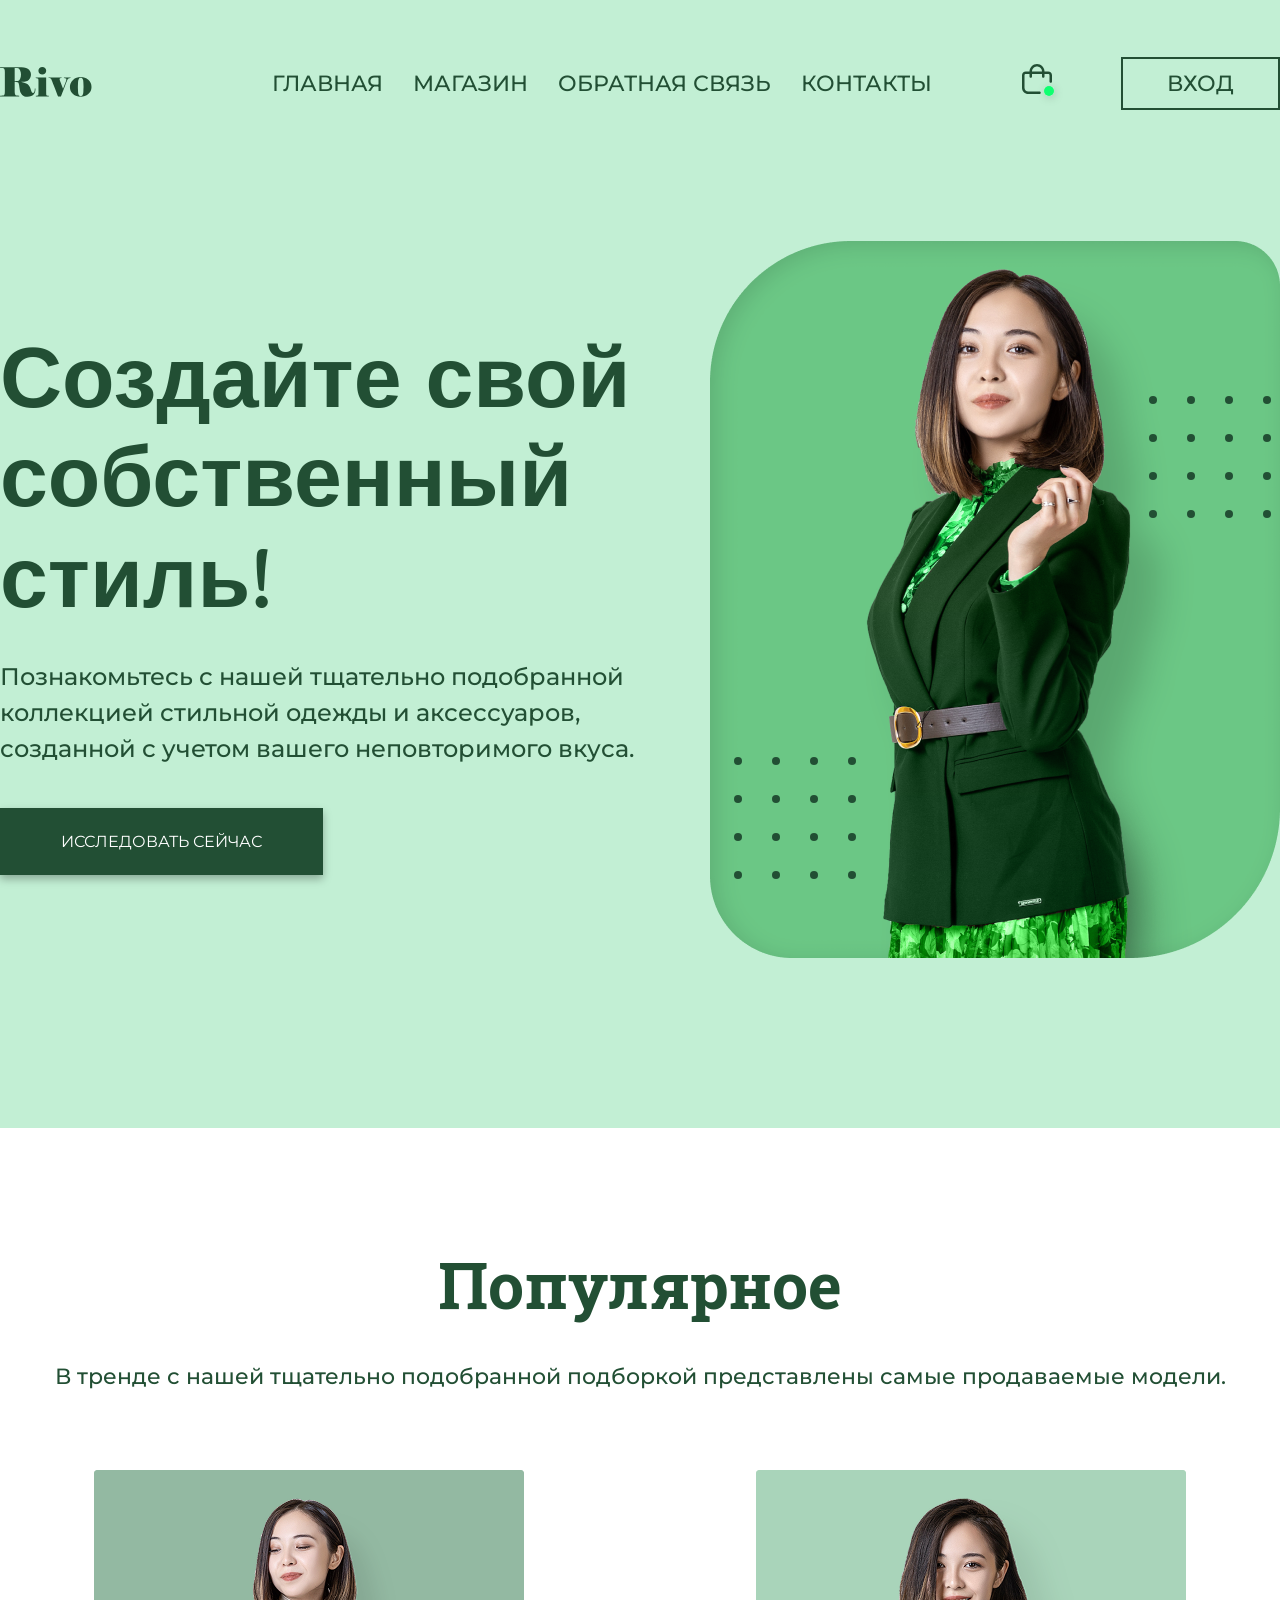
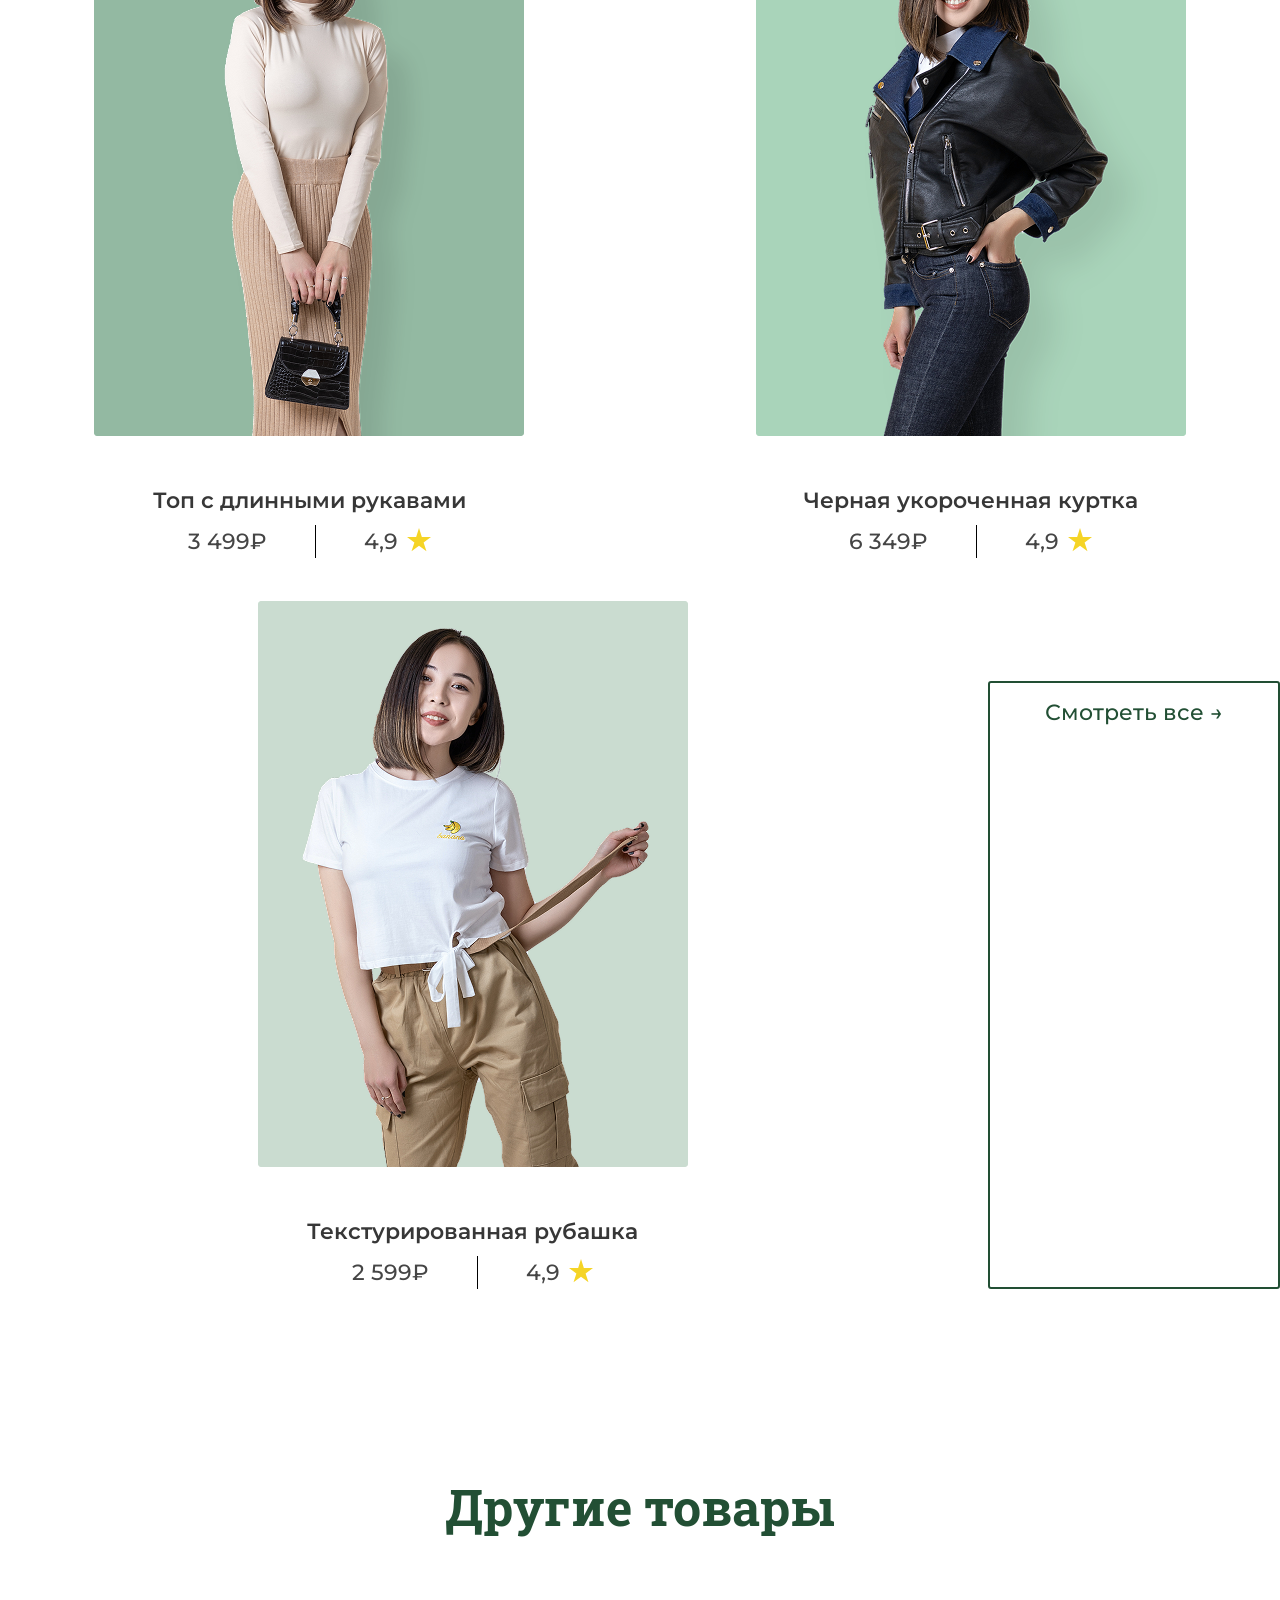
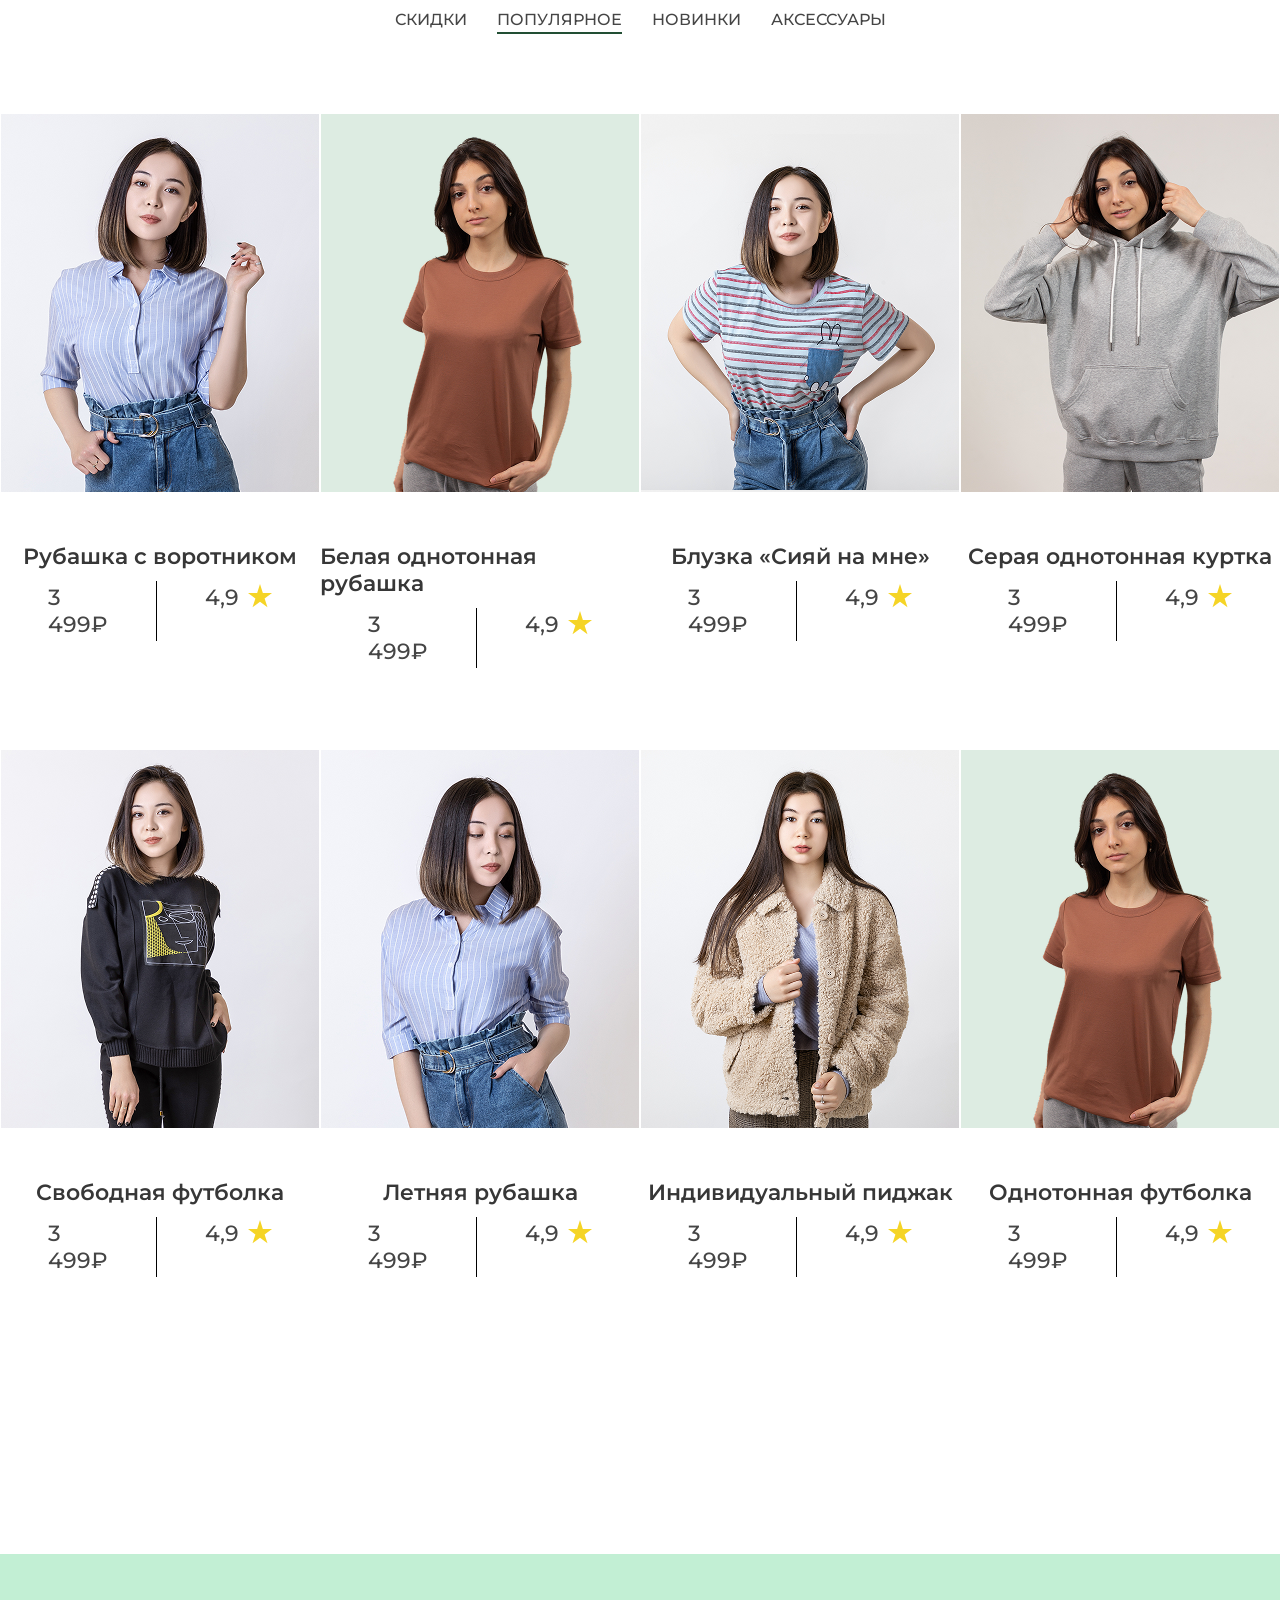
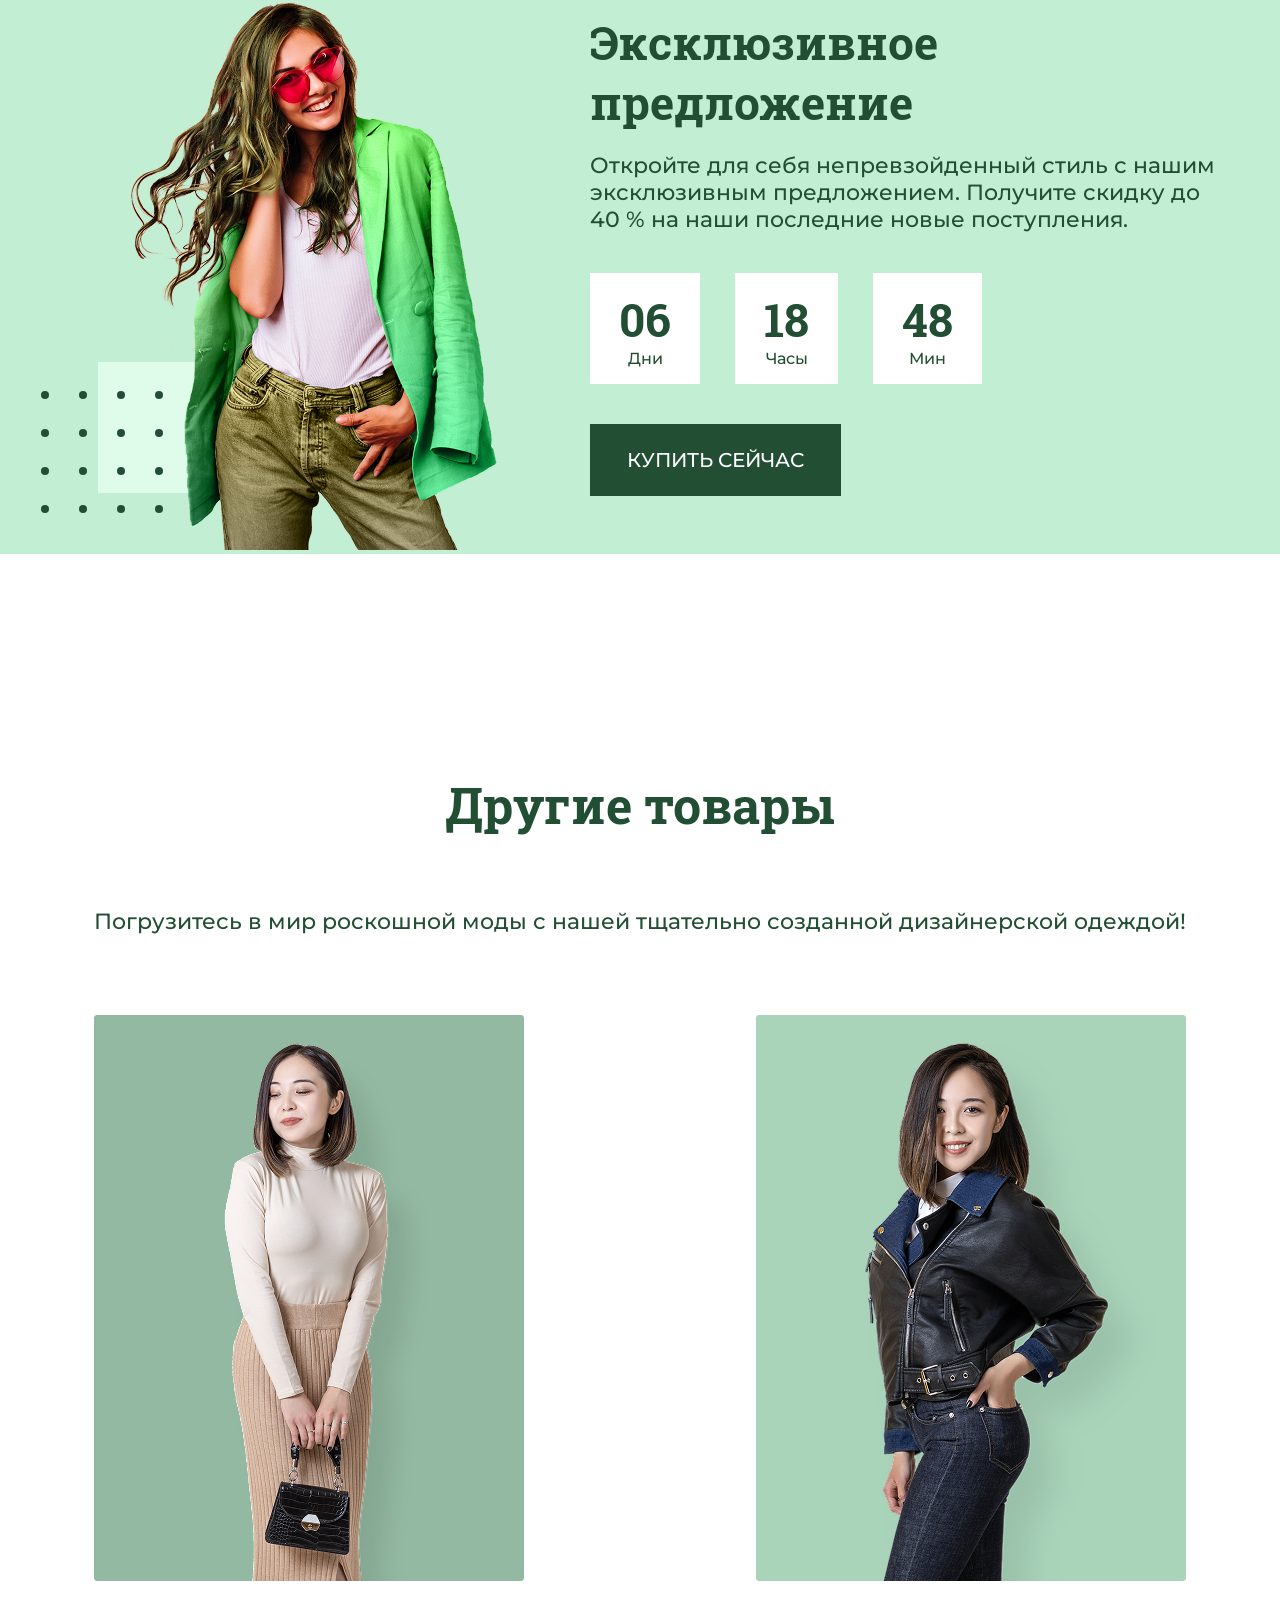
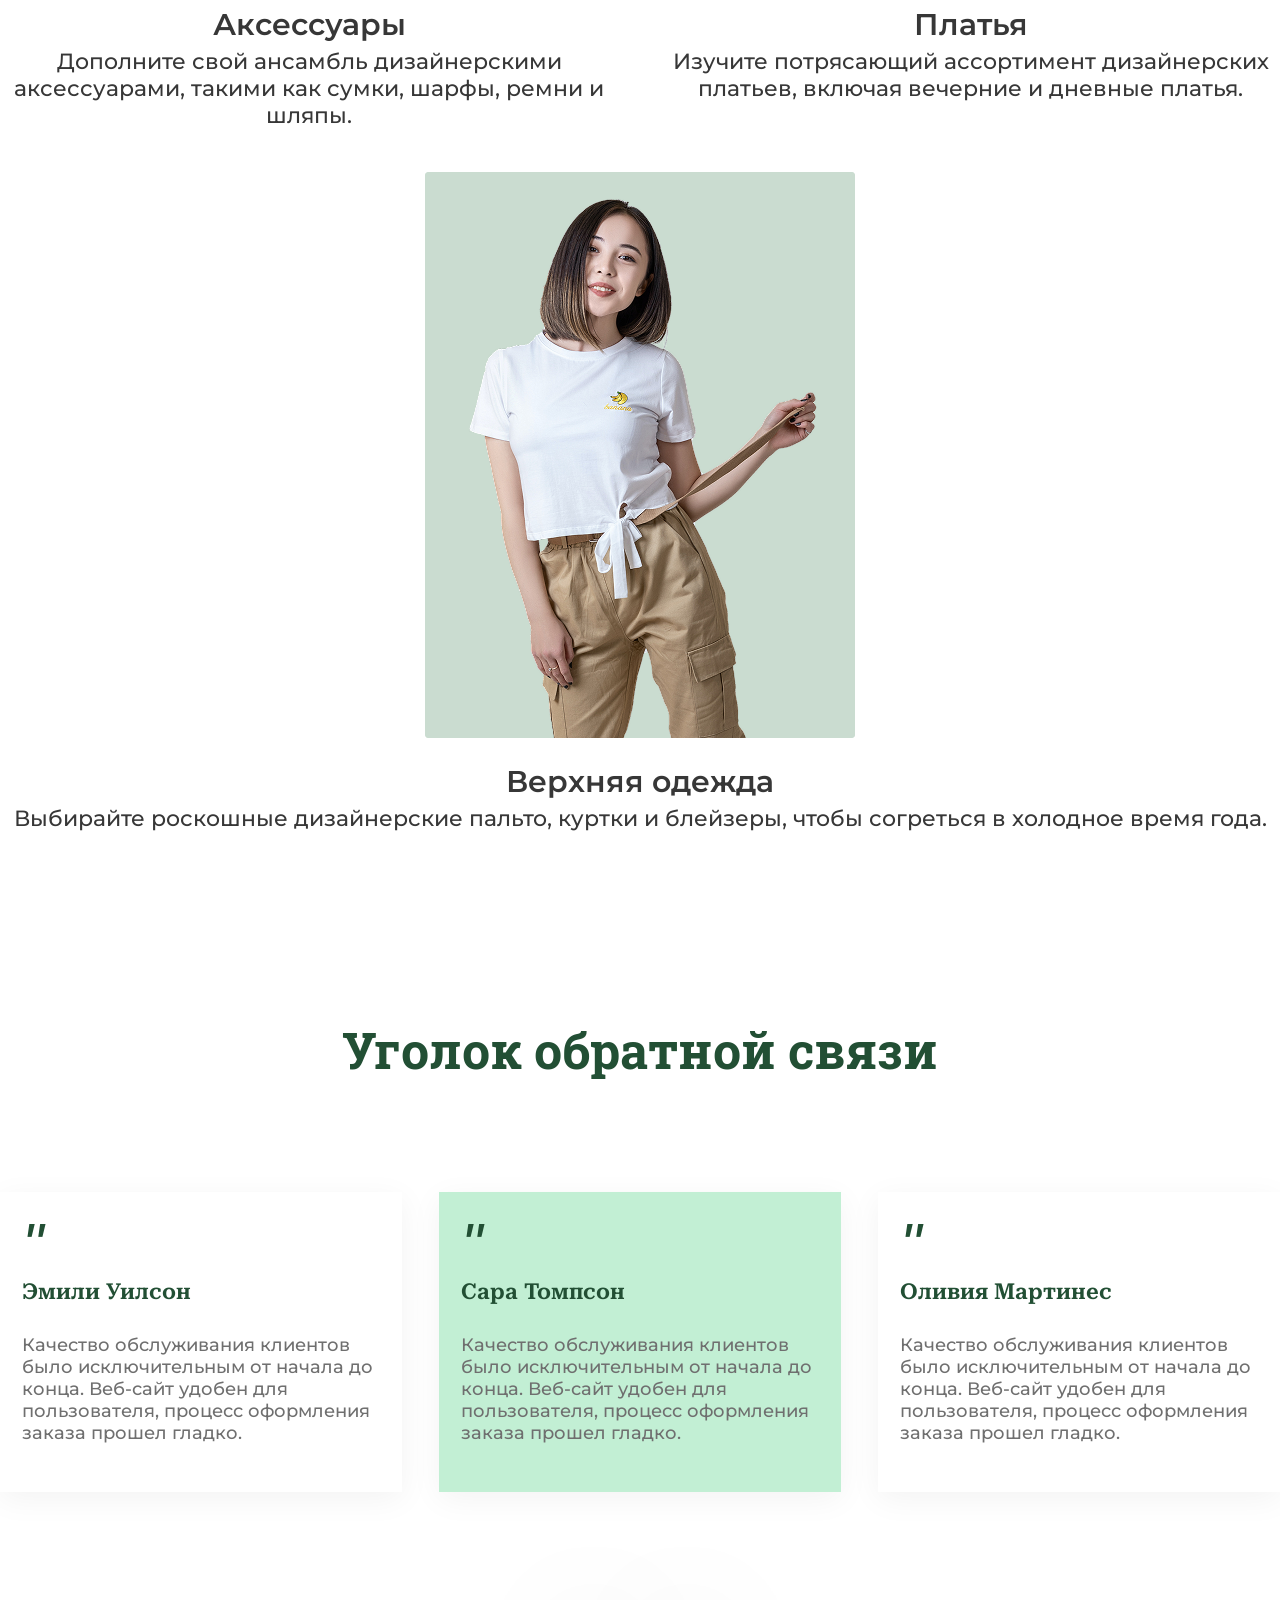
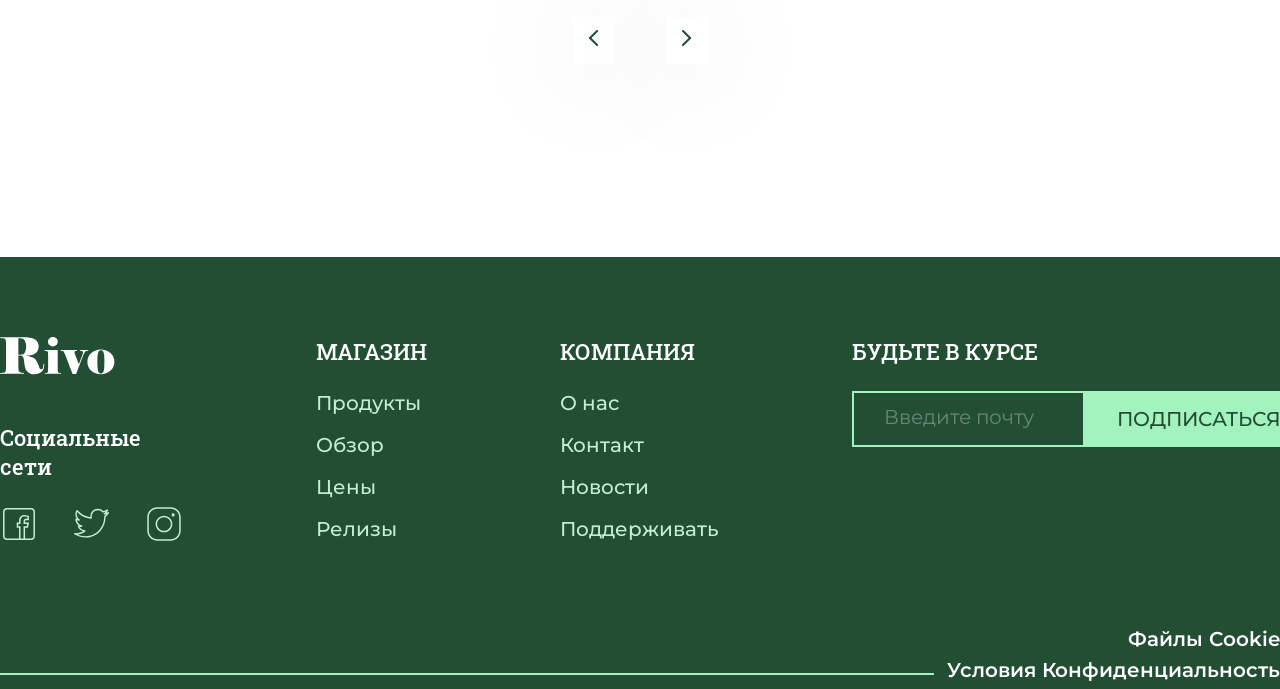
<file: Rivo/index.html>
<!DOCTYPE html>
<html lang="en">

<head>
    <meta charset="UTF-8">
    <meta name="viewport" content="width=device-width, initial-scale=1.0">
    <title>Rivo</title>
    <link rel="stylesheet" href="CSS/style.css">
    <link rel="shortcut icon" href="favicon.ico" type="image/x-icon">
    <link rel="preconnect" href="https://fonts.googleapis.com">
    <link rel="preconnect" href="https://fonts.gstatic.com" crossorigin>
    <link
        href="https://fonts.googleapis.com/css2?family=Montserrat:ital,wght@0,100..900;1,100..900&family=Poppins:ital,wght@0,100;0,200;0,300;0,400;0,500;0,600;0,700;0,800;0,900;1,100;1,200;1,300;1,400;1,500;1,600;1,700;1,800;1,900&family=Roboto+Serif:ital,opsz,wght@0,8..144,100..900;1,8..144,100..900&family=Roboto+Slab:wght@100..900&family=Rufina:wght@400;700&display=swap"
        rel="stylesheet">

</head>

<body>
    <section>
        <header class="container">
            <div class="logo">
                <h2>
                    <img src="Image/Rivo.svg" alt="">
                </h2>
            </div>
            <nav>
                <div class="a_nav">
                    <a href="">Главная</a>
                    <a href="">Магазин</a>
                    <a href="">Обратная связь</a>
                    <a href="">Контакты</a>
                </div>
                <div class="icons_login_header">
                    <a href="">
                        <img src="Image/basket.svg" alt="" class="basket">
                    </a>
                    <a href="" class="login">Вход</a>
                </div>
            </nav>
        </header>
        <div class="banner container">
            <div class="banner_text">
                <h2>Создайте свой собственный стиль<span>!</span></h2>
                <p>Познакомьтесь с нашей тщательно подобранной коллекцией стильной одежды и аксессуаров, созданной с
                    учетом вашего неповторимого вкуса.</p>
                <a href="">Исследовать сейчас</a>
            </div>
            <div class="banner_img">
                <img src="Image/banner_img.png" alt="" class="img_banner">
                <div class="grid_crug">
                    <div class="crug"></div>
                    <div class="crug"></div>
                    <div class="crug"></div>
                    <div class="crug"></div>
                    <div class="crug"></div>
                    <div class="crug"></div>
                    <div class="crug"></div>
                    <div class="crug"></div>
                    <div class="crug"></div>
                    <div class="crug"></div>
                    <div class="crug"></div>
                    <div class="crug"></div>
                    <div class="crug"></div>
                    <div class="crug"></div>
                    <div class="crug"></div>
                    <div class="crug"></div>
                </div>
                <div class="grid_crug" id="grid_crug2">
                    <div class="crug"></div>
                    <div class="crug"></div>
                    <div class="crug"></div>
                    <div class="crug"></div>
                    <div class="crug"></div>
                    <div class="crug"></div>
                    <div class="crug"></div>
                    <div class="crug"></div>
                    <div class="crug"></div>
                    <div class="crug"></div>
                    <div class="crug"></div>
                    <div class="crug"></div>
                    <div class="crug"></div>
                    <div class="crug"></div>
                    <div class="crug"></div>
                    <div class="crug"></div>
                </div>
            </div>
        </div>
    </section>
    <main class="container">
        <div class="catalog_popularity">
            <div class=tittle>
                <h1 id="popularity_h1">Популярное</h1>
                <p>В тренде с нашей тщательно подобранной подборкой представлены самые продаваемые модели.</p>
            </div>
            <div class="catalog_popularity_card">
                <div class="card">
                    <img src="Image/card1.png" alt="">
                    <p>Топ с длинными рукавами</p>
                    <div class="price_ocenka">
                        <h2>3 499₽</h2>
                        <div class="ocenka">
                            <h5>4,9</h5>
                            <img src="Image/star_icon.svg" alt="">
                        </div>
                    </div>
                </div>
                <div class="card">
                    <img src="Image/card2.png" alt="">
                    <p>Черная укороченная куртка</p>
                    <div class="price_ocenka">
                        <h2>6 349₽</h2>
                        <div class="ocenka">
                            <h5>4,9</h5>
                            <img src="Image/star_icon.svg" alt="">
                        </div>
                    </div>
                </div>
                <div class="card">
                    <img src="Image/card3.png" alt="">
                    <p>Текстурированная рубашка</p>
                    <div class="price_ocenka">
                        <h2>2 599₽</h2>
                        <div class="ocenka">
                            <h5>4,9</h5>
                            <img src="Image/star_icon.svg" alt="">
                        </div>
                    </div>
                </div>
                <a href="">Смотреть все →</a>
            </div>
        </div>

        <div class="catalog">
            <div class="tittle">
                <h1 id="tittle_catalog">Другие товары</h1>
            </div>
            <div class="nav_catalog">
                <a href="">Скидки</a>
                <a href="" class="active">Популярное</a>
                <a href="">Новинки</a>
                <a href="">Аксессуары</a>
            </div>
            <div class="catalog_card">
                <div class="card" id="card_catalog">
                    <img src="Image/card1_catalog.png" alt="">
                    <p>Рубашка с воротником</p>
                    <div class="price_ocenka">
                        <h2>3 499₽</h2>
                        <div class="ocenka">
                            <h5>4,9</h5>
                            <img src="Image/star_icon.svg" alt="">
                        </div>
                    </div>
                </div>
                <div class="card" id="card_catalog">
                    <img src="Image/card8_catalog.png" alt="">
                    <p>Белая однотонная рубашка</p>
                    <div class="price_ocenka">
                        <h2>3 499₽</h2>
                        <div class="ocenka">
                            <h5>4,9</h5>
                            <img src="Image/star_icon.svg" alt="">
                        </div>
                    </div>
                </div>
                <div class="card" id="card_catalog">
                    <img src="Image/card3_catalog.png" alt="">
                    <p>Блузка «Сияй на мне»</p>
                    <div class="price_ocenka">
                        <h2>3 499₽</h2>
                        <div class="ocenka">
                            <h5>4,9</h5>
                            <img src="Image/star_icon.svg" alt="">
                        </div>
                    </div>
                </div>
                <div class="card" id="card_catalog">
                    <img src="Image/card4_catalog.png" alt="">
                    <p>Серая однотонная куртка</p>
                    <div class="price_ocenka">
                        <h2>3 499₽</h2>
                        <div class="ocenka">
                            <h5>4,9</h5>
                            <img src="Image/star_icon.svg" alt="">
                        </div>
                    </div>
                </div>
                <div class="card" id="card_catalog">
                    <img src="Image/card5_catalog.png" alt="">
                    <p>Свободная футболка</p>
                    <div class="price_ocenka">
                        <h2>3 499₽</h2>
                        <div class="ocenka">
                            <h5>4,9</h5>
                            <img src="Image/star_icon.svg" alt="">
                        </div>
                    </div>
                </div>
                <div class="card" id="card_catalog">
                    <img src="Image/card6_catalog.png" alt="">
                    <p>Летняя рубашка</p>
                    <div class="price_ocenka">
                        <h2>3 499₽</h2>
                        <div class="ocenka">
                            <h5>4,9</h5>
                            <img src="Image/star_icon.svg" alt="">
                        </div>
                    </div>
                </div>
                <div class="card" id="card_catalog">
                    <img src="Image/card7_catalog.png" alt="">
                    <p>Индивидуальный пиджак</p>
                    <div class="price_ocenka">
                        <h2>3 499₽</h2>
                        <div class="ocenka">
                            <h5>4,9</h5>
                            <img src="Image/star_icon.svg" alt="">
                        </div>
                    </div>
                </div>
                <div class="card" id="card_catalog">
                    <img src="Image/card8_catalog.png" alt="">
                    <p>Однотонная футболка</p>
                    <div class="price_ocenka">
                        <h2>3 499₽</h2>
                        <div class="ocenka">
                            <h5>4,9</h5>
                            <img src="Image/star_icon.svg" alt="">
                        </div>
                    </div>
                </div>
            </div>
        </div>

        <div class="banner_main container">
            <div class="img_banner_main">
                <img src="Image/banner_main.png" alt="" class="banner_main_img">
                <div class="grid_crug_main">
                    <div class="crug"></div>
                    <div class="crug"></div>
                    <div class="crug"></div>
                    <div class="crug"></div>
                    <div class="crug"></div>
                    <div class="crug"></div>
                    <div class="crug"></div>
                    <div class="crug"></div>
                    <div class="crug"></div>
                    <div class="crug"></div>
                    <div class="crug"></div>
                    <div class="crug"></div>
                    <div class="crug"></div>
                    <div class="crug"></div>
                    <div class="crug"></div>
                    <div class="crug"></div>
                </div>
                <div class="bg_abstract">

                </div>

            </div>

            <div class="text">
                <h2>Эксклюзивное предложение</h2>
                <p id="wi_p">Откройте для себя непревзойденный стиль с нашим эксклюзивным предложением. Получите скидку
                    до 40 % на наши последние новые поступления.</p>
                <div class="calendar">
                    <div class="number">
                        <h2>06</h2>
                        <p>Дни</p>
                    </div>
                    <div class="number">
                        <h2>18</h2>
                        <p>Часы</p>
                    </div>
                    <div class="number">
                        <h2>48</h2>
                        <p>Мин</p>
                    </div>
                </div>
                <a href="">Купить сейчас</a>
            </div>

        </div>
        <div class="catalog_category">
            <div class="tittle">
                <h1 id="tittle_catalog">Другие товары</h1>
                <p>Погрузитесь в мир роскошной моды с нашей тщательно созданной дизайнерской одеждой!</p>
            </div>
            <div class="catalog_category_card">
                <div class="card_catalog_category">
                    <img src="Image/card1.png" alt="">
                    <h3>Аксессуары</h3>
                    <p>Дополните свой ансамбль дизайнерскими аксессуарами, такими как сумки, шарфы, ремни и шляпы.</p>

                </div>
                <div class="card_catalog_category">
                    <img src="Image/card2.png" alt="">
                    <h3>Платья</h3>
                    <p>Изучите потрясающий ассортимент дизайнерских платьев, включая вечерние и дневные платья.</p>
                </div>
                <div class="card_catalog_category">
                    <img src="Image/card3.png" alt="">
                    <h3>Верхняя одежда</h3>
                    <p>Выбирайте роскошные дизайнерские пальто, куртки и блейзеры, чтобы согреться в холодное время
                        года.</p>
                </div>
            </div>
        </div>

        <div class="feedback">
            <div class="tittle">
                <h1 id="tittle_feedback">Уголок обратной связи</h1>
            </div>
            <div class="feedback_block">
                <div class="feedback_card">
                    <h2>"</h2>
                    <h5>Эмили Уилсон</h5>
                    <p>Качество обслуживания клиентов было исключительным от начала до конца. Веб-сайт удобен для
                        пользователя, процесс оформления заказа прошел гладко.</p>
                </div>
                <div class="feedback_card">
                    <h2>"</h2>
                    <h5>Сара Томпсон</h5>
                    <p>Качество обслуживания клиентов было исключительным от начала до конца. Веб-сайт удобен для
                        пользователя, процесс оформления заказа прошел гладко.</p>
                </div>
                <div class="feedback_card">
                    <h2>"</h2>
                    <h5>Оливия Мартинес</h5>
                    <p>Качество обслуживания клиентов было исключительным от начала до конца. Веб-сайт удобен для
                        пользователя, процесс оформления заказа прошел гладко.</p>
                </div>

            </div>
            <div class="nav_feedback">
                <a class="feedback_hover" href="">
                    <img src="Image/nav_left.svg" alt="">
                </a>
                <a href="">
                    <img src="Image/nav_right.svg" alt="">
                </a>
            </div>
        </div>
    </main>
    <footer>
        <div class="footer-block container">
            <div class="logo_nav_messenger">
                <div class="logo">
                    <img src="Image/logo_footer.svg" alt="">
                </div>
                <div class="nav">
                    <p>Социальные сети</p>
                    <div class="nav_messager">
                        <a href="">
                            <img src="Image/Facebook.svg" alt="">
                        </a>

                        <a href="">
                            <img src="Image/Twitter.svg" alt="">
                        </a>
                        <a href="">
                            <img src="Image/Instagram.svg" alt="">
                        </a>

                    </div>

                </div>
            </div>
            <div class="nav_footer">
                <h2 id="zag">Магазин</h2>
                <a href="">Продукты</a>
                <a href="">Обзор</a>
                <a href="">Цены</a>
                <a href="">Релизы</a>
            </div>
            <div class="nav_footer">
                <h2 id="zag">Компания</h2>
                <a href="">О нас</a>
                <a href="">Контакт</a>
                <a href="">Новости</a>
                <a href="">Поддерживать</a>
            </div>
            <div class="footer_form">
                <h2>Будьте в курсе</h2>
                <form action="">
                    <input type="text" placeholder="Введите почту">
                    <a href="">Подписаться</a>
                </form>
            </div>
        </div>
        <div class="footer_down container">
            <div class="text_down">
                <p>Файлы Cookie</p>
            </div>
            <div class="confid">
                <div class="hr"></div>
                <div class="text_down">
                    <p>Условия Конфиденциальность</p>
                </div>
            </div>
        </div>

    </footer>




</body>

</html>
</file>
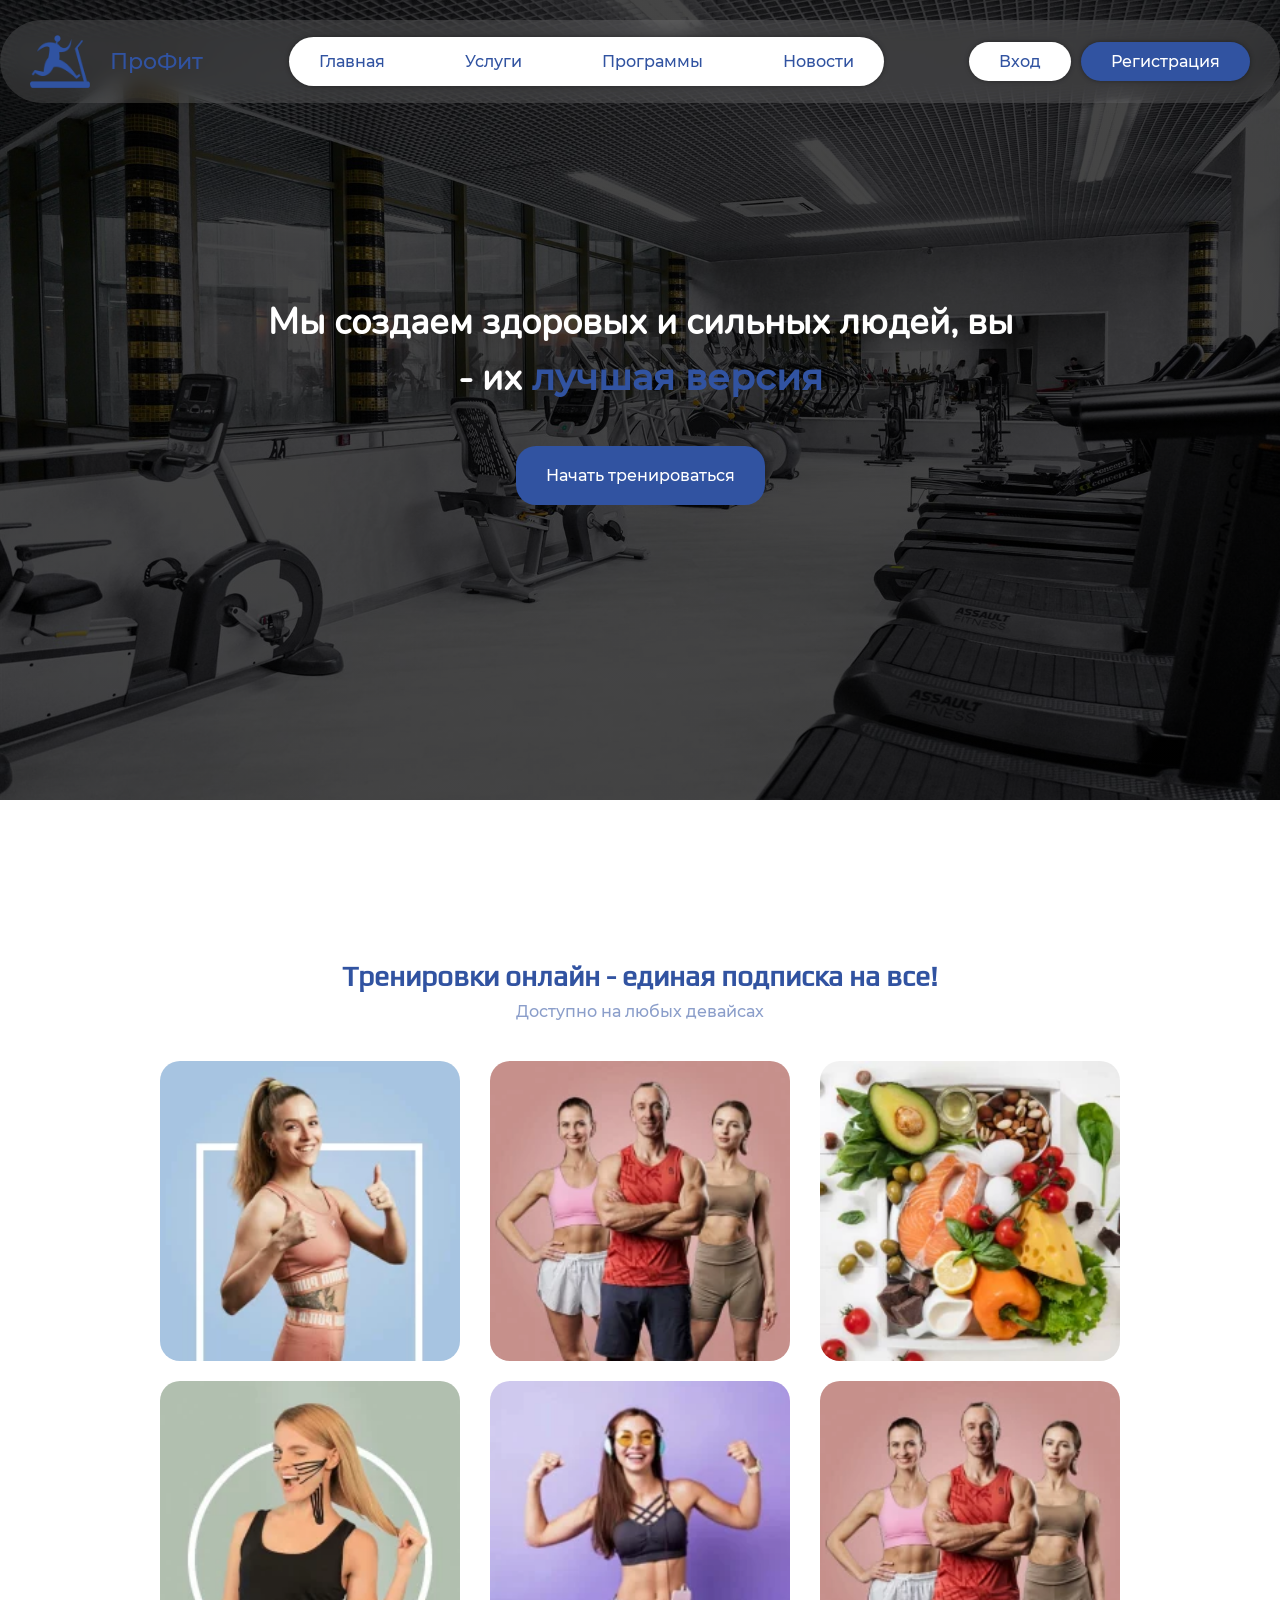
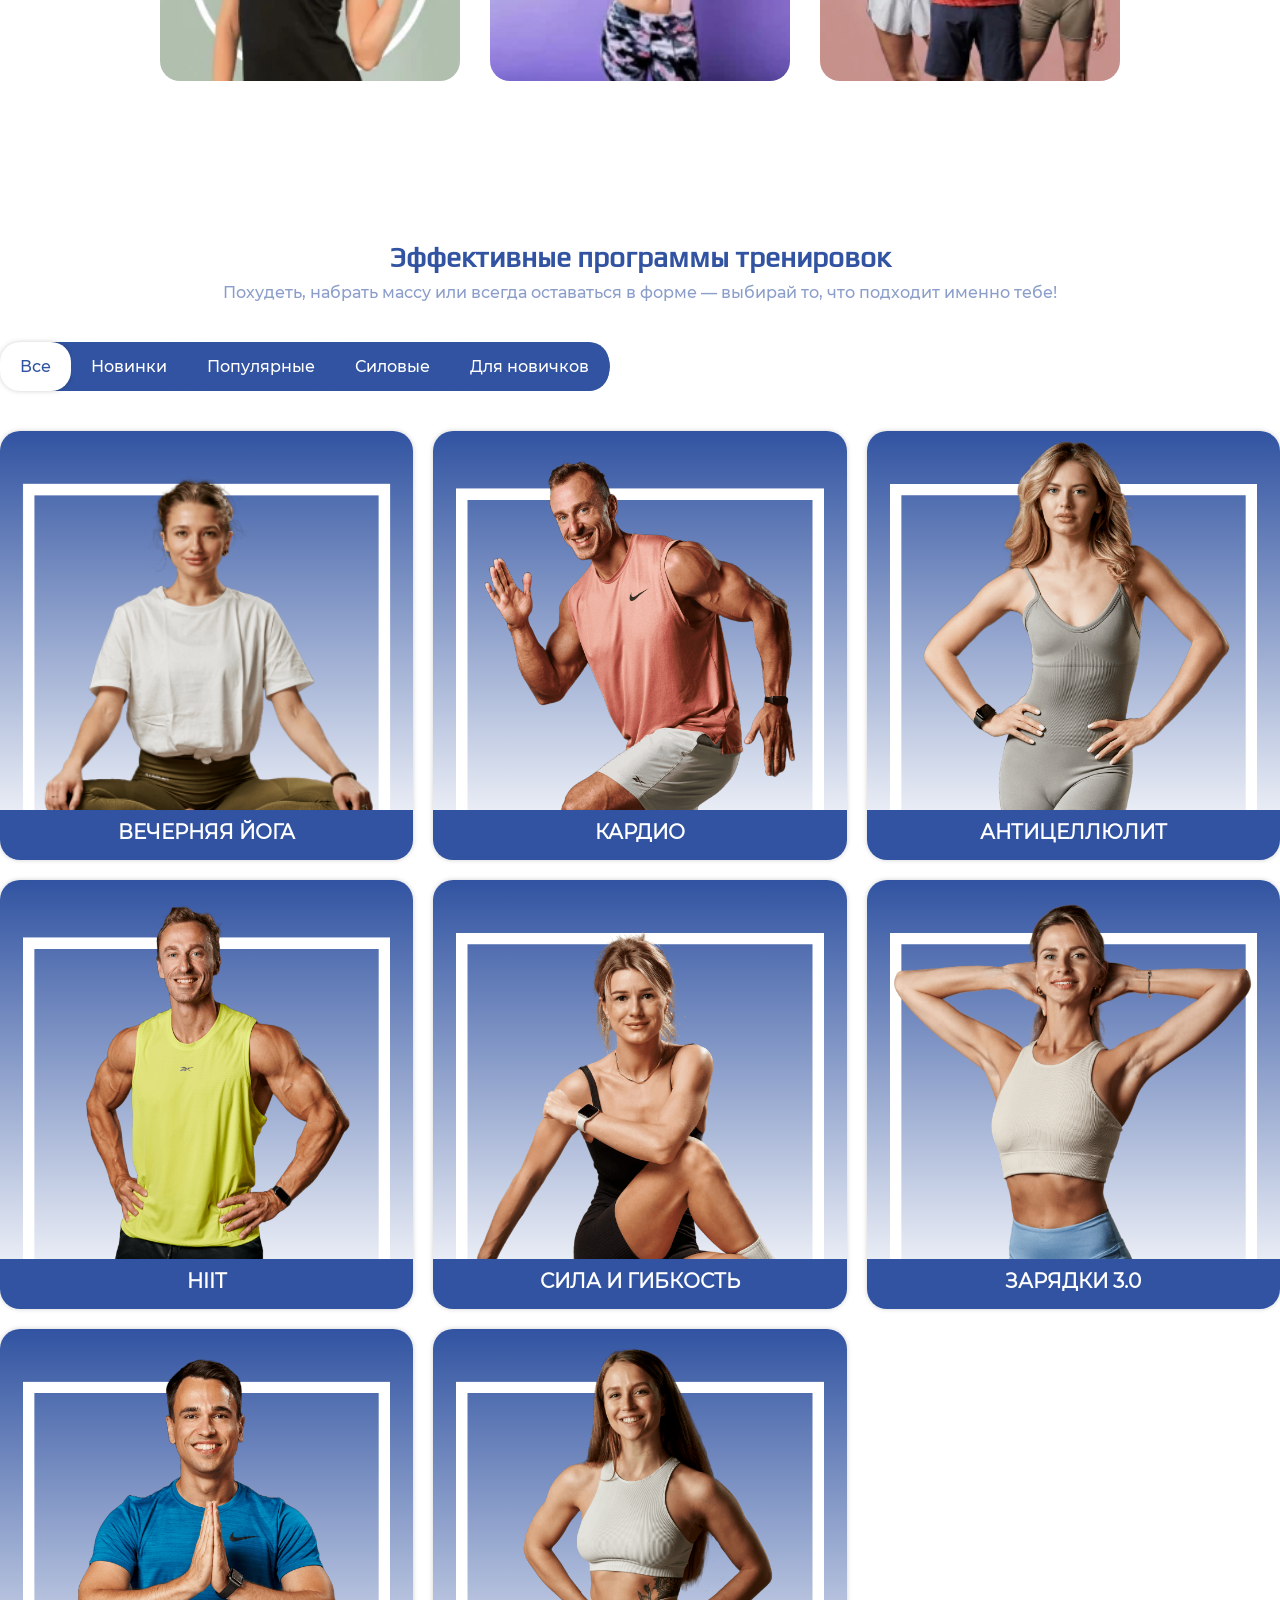
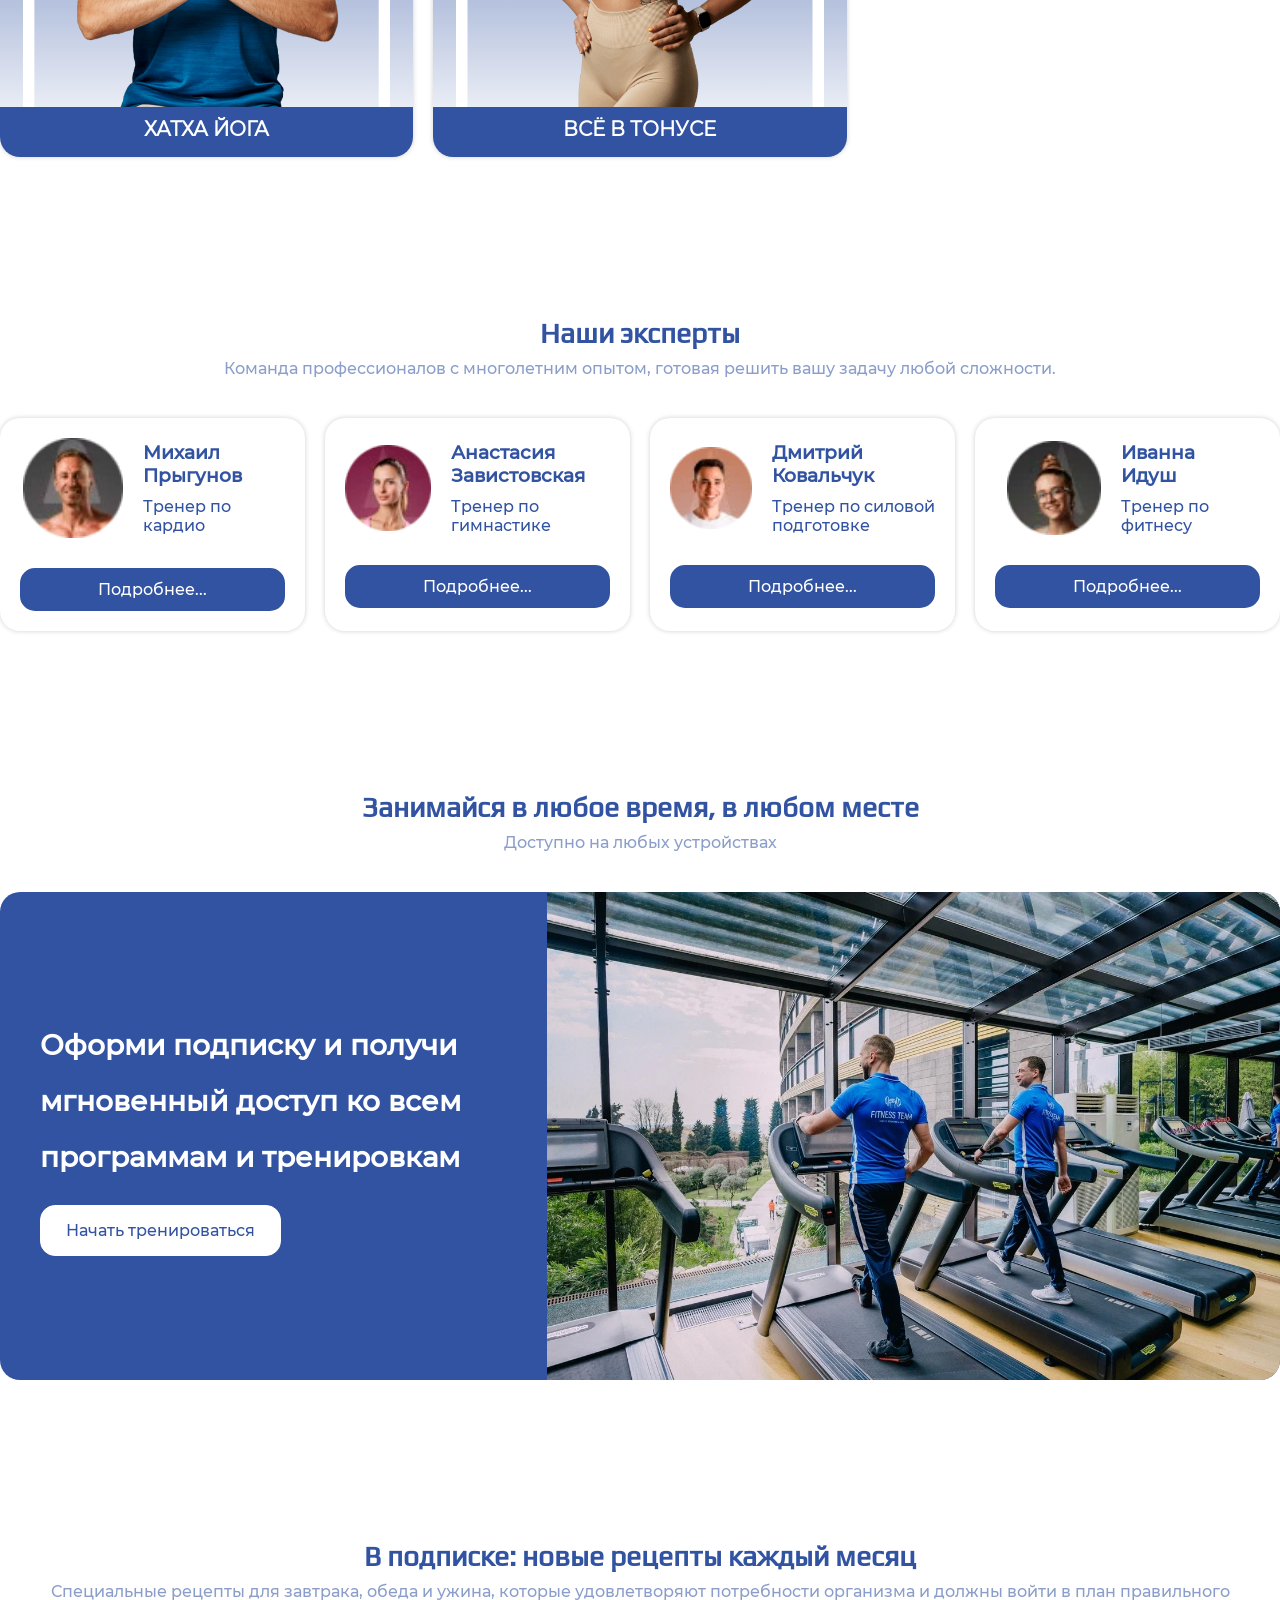
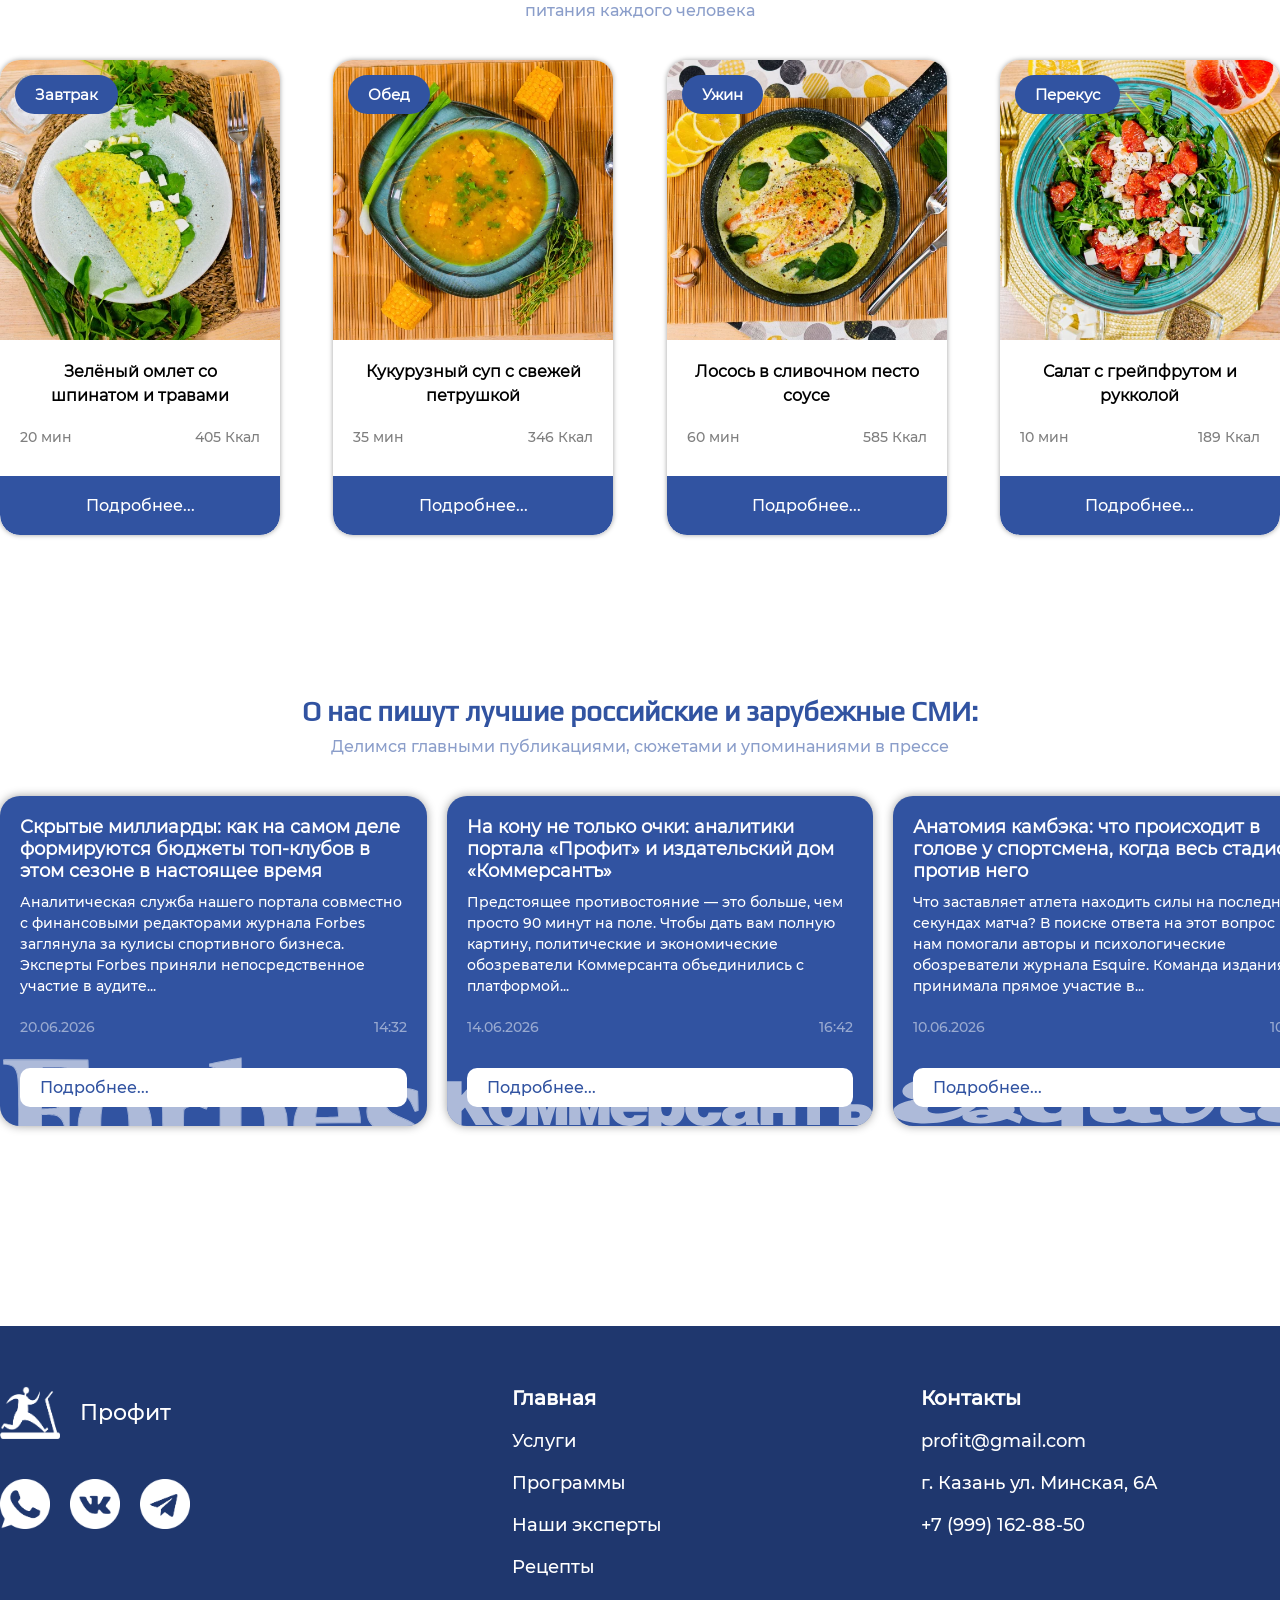
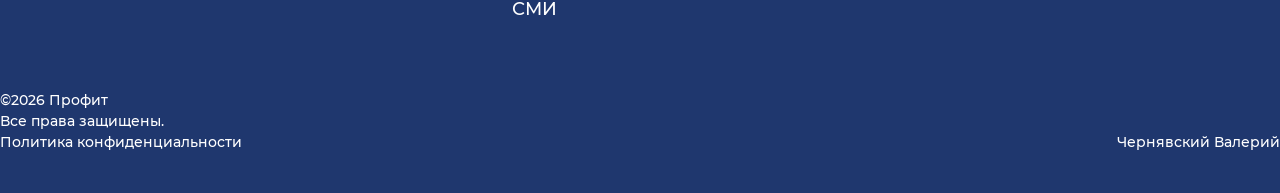
<file: Профит/index.html>
<!DOCTYPE html>
<html lang="ru">

    <head>
        <meta charset="UTF-8">
        <meta name="viewport" content="width=device-width, initial-scale=1.0">
        <title>ПроФит</title>
        <link rel="stylesheet" href="assets/css/style.css">
        <link rel="shortcut icon" href="assets/image/header/favicon.webp"
            type="image/x-icon">
    </head>

    <body>

        <!-- header - start -->
        <header>
            <div class="header-block container">
                <div class="logo">
                    <img src="assets/image/header/favicon.webp" alt>
                    <p>ПроФит</p>
                </div>
                <nav>
                    <a href="#">Главная</a>
                    <a href="#serv">Услуги</a>
                    <a href="#programms">Программы</a>
                    <a href="#news">Новости</a>
                </nav>
                <div class="btn_header">
                    <a href="#" id="enter">Вход</a>
                    <a href="#" id="login">Регистрация</a>
                </div>
            </div>
        </header>
        <!-- header - end -->

        <!-- banner - start -->
        <div class="banner">

            <div class="banner-text container">
                <h1>Мы создаем здоровых и сильных людей, вы - их<span> лучшая
                        версия</span></h1>
                <a href="#">Начать тренироваться</a>
            </div>

        </div>
        <!-- banner - end -->

        <!-- uslugi - start -->
        <div class="services container mar-120" id="serv">
            <div class="tittle">
                <h2>Тренировки онлайн - единая подписка на все!</h2>
                <p>Доступно на любых девайсах</p>
            </div>
            <div class="services-block" >
                <div class="serv">
                    <img src="assets/image/services/effect_gym.webp" alt>
                    <div class="text">
                        <h3>Эффективные тренировки</h3>
                    </div>
                </div>
                <div class="serv">
                    <img src="assets/image/services/star_trener.webp" alt>
                    <div class="text">
                        <h3>Звездные тренеры</h3>
                    </div>
                </div>
                <div class="serv">
                    <img src="assets/image/services/true_eat.webp" alt>
                    <div class="text">
                        <h3>Правильное питание</h3>
                    </div>
                </div>
                <div class="serv">
                    <img src="assets/image/services/lesson_course.webp" alt>
                    <div class="text">
                        <h3>Обучающие курсы</h3>
                    </div>
                </div>
                <div class="serv">
                    <img src="assets/image/services/polezn_news.webp" alt>
                    <div class="text">
                        <h3>Полезные статьи</h3>
                    </div>
                </div>
                <div class="serv">
                    <img src="assets/image/services/star_trener.webp" alt>
                    <div class="text">
                        <h3>Индивидуальный план</h3>
                    </div>
                </div>
            </div>
        </div>
        <!-- uslugi - end -->

        <!-- programms - start -->
        <div class="programms container mar-120" id="programms">
            <div class="tittle">
                <h2>Эффективные программы тренировок</h2>
                <p>Похудеть, набрать массу или всегда оставаться в форме —
                    выбирай то, что подходит именно тебе!</p>
            </div>
            <div class="fillter">
                <a href="#" class="active">Все</a>
                <a href="#">Новинки</a>
                <a href="#">Популярные</a>
                <a href="#">Силовые</a>
                <a href="#">Для новичков</a>
            </div>
            <div class="programms-catalog" >
                <div class="card">
                    <img src="assets/image/programs/card1.png" alt>
                    <div class="card_text">
                        <h3>Вечерняя йога</h3>
                        <h4>Дарья Груздева</h4>
                        <p>10 тренировок по 17 минут</p>
                    </div>
                </div>
                <div class="card">
                    <img src="assets/image/programs/card2.png" alt>
                    <div class="card_text">
                        <h3>Кардио</h3>
                        <h4>Михаил Прыгунов</h4>
                        <p>6 тренировок по 21 минуте</p>
                    </div>
                </div>
                <div class="card">
                    <img src="assets/image/programs/card3.png" alt>
                    <div class="card_text">
                        <h3>Антицеллюлит</h3>
                        <h4>Александра Шеклеина</h4>
                        <p>12 тренировок по 21 минуте</p>
                    </div>

                </div>
                <div class="card">
                    <img src="assets/image/programs/card4.png" alt>
                    <div class="card_text">
                        <h3>HIIT</h3>
                        <h4>Михаил Прыгунов</h4>
                        <p>20 тренировок по 13 минут</p>
                    </div>
                </div>
                <div class="card">
                    <img src="assets/image/programs/card5.png" alt>
                    <div class="card_text">
                        <h3>Сила и гибкость</h3>
                        <h4>Виктория Вакулина</h4>
                        <p>10 тренировок по 14 минут</p>
                    </div>
                </div>
                <div class="card">
                    <img src="assets/image/programs/card6.png" alt>
                    <div class="card_text">
                        <h3>Зарядки 3.0</h3>
                        <h4>Ольга Дерендеева</h4>
                        <p>30 тренировок по 11 минут</p>
                    </div>
                </div>
                <div class="card">
                    <img src="assets/image/programs/card7.png" alt>
                    <div class="card_text">
                        <h3>Хатха йога</h3>
                        <h4>Дмитрий Ковальчук</h4>
                        <p>15 тренировок по 30 минут</p>
                    </div>
                </div>
                <div class="card">
                    <img src="assets/image/programs/card8.png" alt>
                    <div class="card_text">
                        <h3>Всё в тонусе</h3>
                        <h4>Иванна Идуш</h4>
                        <p>12 тренировок по 12 минут</p>
                    </div>
                </div>
            </div>
        </div>
        <!-- programms - end -->

        <!-- expert - start -->
        <div class="expert container mar-120" id="expert">
            <div class="tittle">
                <h2>Наши эксперты</h2>
                <p>Команда профессионалов с многолетним опытом, готовая решить
                    вашу задачу любой сложности.</p>
            </div>
            <div class="expert-block">
                <div class="card_expert">
                    <div class="card_block">
                        <img src="assets/image/expert/card1.png" alt>
                        <div class="card_expert_text">
                            <h3>Михаил Прыгунов</h3>
                            <p>Тренер по кардио</p>
                        </div>
                    </div>
                    <a href="#">Подробнее...</a>
                </div>
                <div class="card_expert">
                    <div class="card_block">
                        <img src="assets/image/expert/card2.png" alt>
                        <div class="card_expert_text">
                            <h3>Анастасия Завистовская</h3>
                            <p>Тренер по гимнастике</p>
                        </div>
                    </div>
                    <a href="#">Подробнее...</a>

                </div>
                <div class="card_expert">
                    <div class="card_block">
                        <img src="assets/image/expert/card3.png" alt>
                        <div class="card_expert_text">
                            <h3>Дмитрий Ковальчук</h3>
                            <p>Тренер по силовой подготовке</p>
                        </div>
                    </div>
                    <a href="#">Подробнее...</a>

                </div>
                <div class="card_expert">
                    <div class="card_block">
                        <img src="assets/image/expert/card4.png" alt>
                        <div class="card_expert_text">
                            <h3>Иванна Идуш</h3>
                            <p>Тренер по фитнесу</p>
                        </div>

                    </div>
                    <a href="#">Подробнее...</a>
                </div>
            </div>
        </div>
        <!-- expert - end -->

        <!-- banner_main - start -->
        <div class="banner_main container mar-120">
            <div class="tittle">
                <h2>Занимайся в любое время, в любом месте</h2>
                <p>Доступно на любых устройствах</p>
            </div>
            <div class="banner_main_block">
                <div class="banner_main_text">
                    <h3>Оформи подписку и получи мгновенный доступ ко всем
                        программам и тренировкам</h3>
                    <a href="#">Начать тренироваться</a>
                </div>
                <div class="banner_main_img">
                    <img src="assets/image/banner_main/banner_main.jpg" alt>
                </div>
            </div>
        </div>
        <!-- banner_main - end -->

        <!-- recepts - start -->
        <div class="retsept container mar-120" id="retsept">
            <div class="tittle">
                <h2>В подписке: новые рецепты каждый месяц</h2>
                <p>Специальные рецепты для завтрака, обеда и ужина,
                    которые удовлетворяют потребности организма и должны
                    войти в план правильного питания каждого человека
                </p>
            </div>
            <div class="retsept_block">
                <div class="card_retsept">
                    <h3>Завтрак</h3>
                    <div class="card_img">
                        <img src="assets/image/retsepts/card1.webp" alt>
                    </div>

                    <div class="retsept_text">
                        <h4>Зелёный омлет со шпинатом и травами</h4>
                        <div class="time_kkal">
                            <p>20 мин</p>
                            <p>405 Ккал</p>
                        </div>
                    </div>
                    <a href="#">Подробнее...</a>
                </div>
                <div class="card_retsept">
                    <h3>Обед</h3>
                    <div class="card_img">
                        <img src="assets/image/retsepts/card2.webp" alt>
                    </div>
                    <div class="retsept_text">
                        <h4>Кукурузный суп c свежей петрушкой</h4>
                        <div class="time_kkal">
                            <p>35 мин</p>
                            <p>346 Ккал</p>
                        </div>

                    </div>
                    <a href="#">Подробнее...</a>
                </div>
                <div class="card_retsept">
                    <h3>Ужин</h3>
                    <div class="card_img">
                        <img src="assets/image/retsepts/card3.webp" alt>
                    </div>

                    <div class="retsept_text">
                        <h4>Лосось в сливочном песто соусе</h4>
                        <div class="time_kkal">
                            <p>60 мин</p>
                            <p>585 Ккал</p>
                        </div>

                    </div>
                    <a href="#">Подробнее...</a>
                </div>
                <div class="card_retsept">
                    <h3>Перекус</h3>
                    <div class="card_img">
                        <img src="assets/image/retsepts/card4.webp" alt>
                    </div>
                    <div class="retsept_text">
                        <h4>Салат с грейпфрутом и рукколой</h4>
                        <div class="time_kkal">
                            <p>10 мин</p>
                            <p>189 Ккал</p>
                        </div>

                    </div>
                    <a href="#">Подробнее...</a>
                </div>
            </div>
        </div>
        <!-- recepts - end -->

        <!-- .news - start -->
        <div class="news mar-120" id="news">
            <div class="tittle">
                <h2>О нас пишут лучшие российские и зарубежные СМИ:</h2>
                <p>Делимся главными публикациями, сюжетами и упоминаниями в
                    прессе
                </p>
            </div>
            <div class="news_block container">
                <div class="news-slider ">
                    <div class="slide">
                        <div class="slide_text">
                            <h3>Скрытые миллиарды: как на самом деле формируются
                                бюджеты топ-клубов в этом сезоне в настоящее
                                время </h3>
                            <p>Аналитическая служба нашего портала совместно с
                                финансовыми редакторами журнала Forbes
                                заглянула за кулисы спортивного бизнеса.
                                Эксперты Forbes приняли непосредственное участие
                                в аудите...</p>
                            <div class="date_time">
                                <p>20.06.2026</p>
                                <p>14:32</p>
                            </div>
                        </div>
                        <svg width="140" height="36" viewBox="0 0 138 36"
                            fill="#3153a1" id="forbes" xmlns="http://www.w3.org/2000/svg">
                            <path
                                d="M34.1881 35.502C31.7894 35.1582 29.6914 34.1587 28.0893 32.5967C26.7529 31.2937 25.8865 29.8608 25.2478 27.8975C24.2506 24.8321 24.2503 20.8911 25.2469 17.8883C26.2127 14.9782 28.3875 12.4451 31.0491 11.13C34.735 9.30865 39.9228 9.42306 43.3366 11.4009C46.4088 13.181 48.2699 16.3438 48.7876 20.6651C48.9457 21.9845 48.8432 24.7713 48.5942 25.9217C47.5751 30.6301 44.6071 33.9191 40.2588 35.1588C39.7903 35.2924 39.0637 35.4487 38.6442 35.5061C37.7565 35.6276 35.0472 35.6251 34.1881 35.502ZM39.3796 35.1385C41.1349 34.7351 42.5342 34.1194 43.785 33.1998C46.8273 30.9633 48.4944 27.5339 48.6483 23.1952C48.8 18.9181 47.4896 15.2721 44.9556 12.9213C42.8987 11.013 40.3066 10.0983 36.956 10.0983C33.4041 10.0983 30.5437 11.1823 28.343 13.3623C25.9857 15.6975 24.7388 18.9551 24.7388 22.7786C24.7388 26.7449 25.8654 29.9468 28.0501 32.1901C29.2547 33.4269 30.4272 34.1686 32.1087 34.7574C32.7032 34.9656 33.1406 35.0656 34.7302 35.3564C34.8662 35.3813 35.7788 35.3859 36.7581 35.3667C38.0839 35.3406 38.7535 35.2823 39.3796 35.1385ZM35.6262 33.7546C34.0012 33.029 32.849 30.8236 32.2715 27.3337C31.9054 25.1213 31.8708 20.2016 32.2044 17.7909C32.6729 14.4056 33.6625 12.4056 35.2033 11.73C36.2595 11.2669 37.7231 11.5409 38.6643 12.3778C40.7544 14.2366 41.8094 19.5221 41.3542 25.8548C41.0276 30.399 40.0257 32.8637 38.1569 33.7202C37.4794 34.0307 36.281 34.047 35.6262 33.7546ZM37.7767 33.6112C38.4774 33.4064 39.3417 32.6086 39.8025 31.7412C40.7539 29.9505 41.1787 27.3025 41.1893 23.0979C41.2024 17.8283 40.3632 14.4751 38.5919 12.7194C37.848 11.9821 37.3206 11.7531 36.3695 11.7546C34.2588 11.758 32.9192 13.9269 32.3899 18.1979C32.1466 20.1611 32.1453 24.8381 32.3876 26.5547C33.1374 31.8667 35.0732 34.4015 37.7767 33.6112ZM76.674 35.5007C75.6926 35.4028 72.6936 34.9115 71.646 34.6771L70.9213 34.5149L70.9778 30.7052C71.1138 21.5329 71.131 16.5258 71.0429 11.6563C70.9566 6.8861 70.9315 6.38174 70.7446 5.67613C70.5078 4.78205 70.166 4.15839 69.7549 3.87027C69.5953 3.75834 69.1614 3.59972 68.7908 3.51778C67.559 3.24541 67.626 3.28908 67.5931 2.73595C67.5741 2.41733 67.6092 2.20684 67.692 2.14225C67.803 2.05566 77.9059 0.158746 78.2277 0.164074C78.3202 0.165604 78.3333 1.43717 78.2859 5.8138C78.2523 8.92006 78.2479 11.4615 78.2763 11.4615C78.3046 11.4615 78.6738 11.3042 79.0966 11.1119C80.3713 10.5322 81.5461 10.2807 83.2524 10.2221C84.3885 10.1831 84.9147 10.2076 85.4976 10.3263C89.3084 11.1024 92.1285 14.1727 93.1141 18.6186C93.3712 19.7784 93.4668 22.6607 93.2961 24.1045C93.1506 25.335 92.7355 26.993 92.3036 28.0689C90.6737 32.1289 87.1767 34.7776 82.5377 35.4659C81.4691 35.6245 78.1134 35.6444 76.674 35.5007ZM82.2632 35.2686C85.2682 34.825 87.4725 33.8092 89.3392 32.0077C92.0375 29.4036 93.3372 25.7285 93.1615 21.199C93.071 18.867 92.6841 17.3437 91.7022 15.4539C90.372 12.8937 88.0969 11.0979 85.5137 10.5691C83.576 10.1724 81.0828 10.4831 79.1872 11.3575C78.7148 11.5754 78.2626 11.7537 78.1823 11.7537C78.0549 11.7537 78.0411 11.0326 78.0735 6.07398L78.1107 0.394294L77.7139 0.472604C77.4956 0.515675 75.2692 0.924001 72.7665 1.38C70.2637 1.83599 68.1183 2.23161 67.999 2.25915C67.8177 2.301 67.7859 2.36904 67.8053 2.67391C67.827 3.01367 67.8553 3.04441 68.2201 3.12342C69.4742 3.39504 69.6974 3.49183 70.1637 3.96595C70.7349 4.54676 70.9929 5.28844 71.1622 6.83623C71.2971 8.0696 71.327 29.319 71.1983 32.4555L71.1219 34.3153L72.142 34.53C76.0048 35.3431 79.8551 35.6241 82.2632 35.2686ZM78.7342 33.7873C78.5343 33.7665 78.3204 33.6898 78.2589 33.6169C78.0893 33.4158 77.9057 20.1974 78.0187 16.3303L78.1084 13.263L78.8998 13.0384C80.0674 12.7071 81.3244 12.7586 82.2155 13.1743C84.0051 14.0091 85.1807 16.0712 85.7912 19.4463C85.9901 20.5457 85.9607 24.3641 85.743 25.7229C85.2882 28.5601 84.4607 30.7498 83.3087 32.1645C82.7502 32.8502 81.8228 33.4989 81.0976 33.7109C80.6298 33.8476 79.6271 33.8801 78.7342 33.7873ZM80.6387 33.5642C81.3574 33.43 81.9157 33.1485 82.5151 32.618C84.0174 31.2885 85.1469 28.5436 85.5912 25.1427C85.7721 23.7576 85.7478 20.6013 85.5472 19.4451C85.0048 16.3183 83.8391 14.2632 82.1387 13.4357C81.4333 13.0924 81.3245 13.0682 80.4879 13.0682C79.8895 13.0682 79.3748 13.1313 78.9371 13.2582L78.2819 13.4482L78.2336 17.0072C78.1716 21.5661 78.3222 32.9796 78.4487 33.307C78.5295 33.516 78.6183 33.5603 79.0188 33.5913C79.9616 33.6641 80.1175 33.6615 80.6387 33.5642ZM105.115 35.4525C100.207 34.5812 96.6972 31.1554 95.5503 26.1172C95.4028 25.4692 95.3376 24.7441 95.3006 23.3413C95.2421 21.1219 95.4255 19.7444 96.0073 18.0328C97.1245 14.7464 99.1268 12.4176 102.035 11.0218C105.105 9.54858 109.302 9.45209 112.019 10.7923C115.078 12.3012 116.878 15.3141 117.335 19.6897C117.396 20.2788 117.432 20.9799 117.414 21.2477L117.381 21.7346L110.061 21.7596L102.74 21.7845L102.768 22.6359C102.833 24.6081 103.264 26.3526 104.061 27.8692C104.423 28.5586 104.711 28.9344 105.411 29.6304C106.993 31.2027 108.567 31.8114 111.05 31.8114C112.85 31.8114 114.145 31.4578 115.499 30.5963C115.878 30.355 116.262 30.1575 116.353 30.1575C116.559 30.1575 117.035 30.7605 117.035 31.0224C117.035 31.4515 115.616 32.8352 114.231 33.7557C113.098 34.5096 111.299 35.1922 109.74 35.4607C108.648 35.6487 106.195 35.6444 105.115 35.4525ZM109.514 35.2654C111.806 34.8995 114.063 33.8166 115.686 32.3045C116.574 31.4762 116.869 31.0765 116.745 30.8671C116.416 30.3083 116.43 30.3089 115.588 30.8181C114.247 31.6287 113.575 31.8522 112 32.0113C110.16 32.1971 108.463 31.8945 106.895 31.1008C105.855 30.5743 104.608 29.3633 103.985 28.2741C103.135 26.7877 102.674 25.0514 102.536 22.82C102.478 21.8831 102.491 21.6497 102.603 21.58C102.679 21.5325 105.978 21.4935 109.987 21.4927L117.233 21.4912V21.2094C117.233 20.5689 117.019 18.8474 116.828 17.9449C116.058 14.3158 114.026 11.7281 111.128 10.6871C109.975 10.2727 108.884 10.0983 107.446 10.0983C104.039 10.0983 101.256 11.1984 99.1035 13.3964C97.3872 15.1488 96.369 17.1175 95.7475 19.8845C95.5602 20.7184 95.5288 21.1518 95.5288 22.9031C95.5288 24.6414 95.5608 25.0898 95.7424 25.8938C96.896 31.0012 100.309 34.3645 105.214 35.2261C106.456 35.4444 108.288 35.4612 109.514 35.2654ZM102.557 19.8588C102.483 19.7403 102.667 18.007 102.85 17.1093C103.29 14.9454 103.995 13.3828 104.966 12.4206C105.488 11.903 105.726 11.7416 106.151 11.6172C106.444 11.5316 106.776 11.4618 106.888 11.4621C107.342 11.4633 107.878 11.6913 108.277 12.053C109.347 13.0238 109.959 15.1086 110.08 18.1944L110.14 19.7177L109.111 19.7741C107.046 19.8874 102.611 19.9447 102.557 19.8588ZM108.221 19.5805L109.942 19.5215L109.88 18.3181C109.661 14.0746 108.606 11.7556 106.895 11.7574C105.036 11.7594 103.549 14.1128 102.932 18.0344C102.856 18.5164 102.793 19.0879 102.792 19.3046L102.79 19.6984L104.645 19.6689C105.665 19.6527 107.274 19.6129 108.221 19.5805ZM124.899 35.547C123.137 35.361 120.332 34.7565 119.398 34.3614L118.942 34.1684L118.88 31.9439C118.846 30.7204 118.806 29.0845 118.792 28.3086L118.767 26.8979L119.04 26.7689C119.19 26.6979 119.494 26.6317 119.714 26.6216L120.115 26.6033L120.457 27.431C121.79 30.66 123.353 32.401 125.395 32.9305C126.173 33.1325 127.634 33.1343 128.21 32.9339C129.825 32.3727 130.711 31.169 130.719 29.5246C130.728 27.5771 129.64 26.6414 125.532 25.0617C122.986 24.083 122.099 23.5793 121.041 22.5141C119.901 21.365 119.354 20.0571 119.251 18.2354C119.127 16.0341 119.827 14.1784 121.377 12.597C122.938 11.0056 124.964 10.1431 127.725 9.89515C130.155 9.67682 133.886 10.1843 135.841 10.999L136.198 11.1477L136.261 13.1304C136.296 14.2209 136.332 15.6827 136.342 16.3789L136.358 17.6447L135.879 17.8197C135.122 18.0965 135.072 18.0618 134.651 16.9632C133.471 13.8839 132.099 12.4268 129.961 11.9817C128.659 11.7105 127.57 12.0021 126.779 12.8344C126.162 13.4837 125.922 14.0604 125.863 15.0287C125.8 16.0778 125.991 16.6449 126.642 17.3463C127.444 18.2107 128.759 18.957 131.379 20.0345C134.587 21.3542 136.118 22.4746 136.951 24.1121C137.491 25.1756 137.644 26.025 137.59 27.66C137.549 28.8868 137.509 29.139 137.225 29.9628C136.301 32.6485 134.214 34.4166 130.99 35.2455C129.898 35.5263 129.742 35.5408 127.57 35.5642C126.319 35.5777 125.117 35.5699 124.899 35.547ZM129.598 35.2741C133.801 34.6458 136.515 32.4274 137.227 29.0377C137.57 27.4009 137.41 25.5808 136.815 24.3637C135.981 22.6597 134.572 21.6309 131.082 20.1785C128.49 19.0998 126.936 18.1853 126.3 17.3641C125.774 16.6856 125.603 16.164 125.61 15.2592C125.621 13.8944 126.146 12.8492 127.15 12.1974C127.99 11.6518 129.042 11.5187 130.268 11.8031C131.749 12.1468 132.863 13.0416 133.869 14.6959C134.189 15.2223 134.847 16.7001 135.167 17.6121C135.217 17.7536 135.274 17.7595 135.62 17.6591C135.837 17.5959 136.046 17.5141 136.083 17.4773C136.121 17.4405 136.118 16.0456 136.078 14.3774L136.004 11.3443L135.645 11.1947C135.04 10.9423 133.459 10.519 132.418 10.3304C131.634 10.1886 130.945 10.1518 129.104 10.1538C126.906 10.1562 126.727 10.1703 125.819 10.4127C123.182 11.1168 121.227 12.5815 120.206 14.6182C119.663 15.7006 119.475 16.535 119.482 17.8396C119.49 19.692 120.003 21.0594 121.137 22.2541C122.113 23.282 123.382 24.0154 125.542 24.8008C127.243 25.4189 128.998 26.2819 129.663 26.8269C130.054 27.1472 130.362 27.5121 130.591 27.9283C130.917 28.5203 130.933 28.5986 130.934 29.5246C130.934 30.4167 130.908 30.5531 130.62 31.1508C129.868 32.7127 128.364 33.4881 126.395 33.3296C123.718 33.1142 121.834 31.372 120.3 27.6943C119.9 26.735 119.873 26.7151 119.264 26.9428L118.985 27.0473L119.055 30.4769C119.117 33.5207 119.144 33.9206 119.291 34.0317C119.731 34.3637 122.578 35.0289 124.553 35.2612C126.087 35.4414 128.439 35.4475 129.598 35.2741ZM0.131488 34.9618C0.0492399 34.9291 0.00783281 34.6864 0.00783281 34.2371C0.00783281 33.4303 -0.0444096 33.4664 1.54116 33.1768C2.75724 32.9547 3.19232 32.7276 3.72933 32.0346C4.77054 30.6908 4.99559 28.1035 4.99792 17.4501C5.00011 7.44527 4.8043 5.34061 3.72746 3.79432C3.2497 3.10827 2.44457 2.73576 1.096 2.5768L0.0572948 2.45436L0.0286474 1.65615L0 0.857945L0.32542 0.800865C0.5044 0.769471 6.79279 0.756206 14.2996 0.771385L27.9484 0.798986L28.0124 1.18849C28.0476 1.40271 28.1054 3.60007 28.1408 6.0715L28.2052 10.565L27.5014 10.7754C26.4421 11.0921 26.4485 11.096 25.972 9.85486C24.8015 6.80626 23.4593 5.0496 21.6227 4.16256C20.3561 3.55077 19.7704 3.4768 16.1932 3.4768H13.08L13.0264 3.98802C12.9257 4.94668 12.7668 11.1135 12.7679 14.0176L12.769 16.9145L13.6841 16.9094C14.1874 16.9065 15.1798 16.8701 15.8894 16.8284C16.9562 16.7656 17.2732 16.7099 17.7195 16.5065C18.8161 16.0068 19.5621 14.907 20.0192 13.1163L20.2552 12.1919L21.0626 12.1636L21.87 12.1353V17.9857V23.836L21.0623 23.8078L20.2545 23.7795L20.0253 22.8544C19.5945 21.1163 18.7654 19.872 17.741 19.4259C17.2678 19.2199 16.0972 19.1028 13.8325 19.035L12.769 19.0032V21.2011C12.769 23.5962 12.9028 26.8363 13.0743 28.5948C13.3133 31.0462 13.9497 32.4008 15.0926 32.891C15.3109 32.9846 16.0014 33.1366 16.6271 33.2288C17.2528 33.3211 17.8426 33.4361 17.9378 33.4845C18.1793 33.6073 18.1935 34.8769 17.9545 34.9672C17.7674 35.0379 0.309699 35.0326 0.131488 34.9618ZM17.9131 34.1986C17.9131 33.904 17.8864 33.663 17.8537 33.663C17.3823 33.663 15.1859 33.1968 14.8328 33.0218C13.5767 32.3993 12.996 30.9195 12.7706 27.7667C12.6105 25.5255 12.4511 18.9413 12.5545 18.8395C12.6483 18.7471 16.8308 18.9112 17.3195 19.0264C18.671 19.3449 19.7128 20.6535 20.2344 22.688L20.4643 23.5847L21.0682 23.6137L21.6722 23.6427V17.9903V12.3379H21.0292C20.4281 12.3379 20.3862 12.3522 20.3862 12.5573C20.3862 12.9263 20.011 14.0938 19.6557 14.83C19.0994 15.9832 18.3159 16.6792 17.3195 16.9054C17.0747 16.9609 15.919 17.05 14.7512 17.1032C13.1043 17.1782 12.6101 17.1734 12.548 17.0816C12.4332 16.9119 12.6949 4.09138 12.8254 3.49566L12.8745 3.27109L16.5067 3.30091L20.1389 3.33074L20.9841 3.6287C22.9419 4.31885 24.3506 5.72818 25.5275 8.17411C25.792 8.72363 26.1309 9.52378 26.2807 9.95223C26.4305 10.3807 26.5631 10.7449 26.5753 10.7615C26.5875 10.7782 26.9124 10.6976 27.2974 10.5825L27.9972 10.3733L27.948 7.19282C27.9209 5.44357 27.8731 3.34412 27.8417 2.52739L27.7847 1.04242H13.9904H0.19624L0.225692 1.65059L0.255143 2.25875L1.14546 2.36836C2.33315 2.51459 2.76863 2.64195 3.24689 2.98298C3.97186 3.49992 4.41772 4.25934 4.69848 5.45542C5.13466 7.31366 5.29165 11.5044 5.21895 19.3489C5.14212 27.6377 5.03592 29.3616 4.49908 31.0339C4.05757 32.4093 3.23581 33.1384 1.87848 33.359C1.50491 33.4197 0.975704 33.5166 0.70247 33.5743L0.205681 33.6792V34.2067V34.7342H9.05938H17.9131V34.1986ZM48.8962 34.9434C48.8059 34.8868 48.7764 34.6622 48.7972 34.1899L48.8269 33.517L49.1731 33.4444C49.3635 33.4045 49.7725 33.3253 50.082 33.2683C51.0399 33.0922 51.5903 32.5804 51.9001 31.5781C52.1524 30.7615 52.2636 28.1491 52.2694 22.9031C52.2765 16.4871 52.1408 14.9719 51.4817 14.113C51.1245 13.6475 50.867 13.5151 50.0003 13.3514C49.5725 13.2706 49.1224 13.1839 49 13.1588C48.8017 13.1182 48.7774 13.0546 48.7774 12.5774C48.7774 12.1134 48.8072 12.0296 49 11.9515C49.296 11.8317 59.096 9.90354 59.409 9.90354H59.6532L59.6053 11.3398C59.579 12.1298 59.5369 13.28 59.5117 13.8959L59.4661 15.0157L59.8211 14.3855C60.9576 12.3681 62.2322 11.1157 63.927 10.3511C64.8574 9.93144 65.4782 9.80617 66.6276 9.80617C67.9908 9.80617 69.3536 10.244 69.3536 10.682C69.3536 10.9765 66.9519 17.2232 66.8194 17.2732C66.7548 17.2976 66.2858 17.1211 65.7772 16.8808C64.7166 16.3799 63.7215 16.1349 62.7556 16.137C61.5527 16.1396 60.2091 16.5757 59.6786 17.1357C59.4516 17.3753 59.4506 17.3897 59.3942 20.9673C59.3384 24.5103 59.4583 28.832 59.6607 30.5702C59.8332 32.0509 60.2329 32.7799 61.0584 33.1194C61.3338 33.2326 63.0763 33.4676 63.6449 33.4682C63.688 33.4682 63.7102 33.8079 63.6943 34.2229L63.6655 34.9776L56.3451 35.0008C52.3189 35.0136 48.9669 34.9877 48.8962 34.9434ZM63.5171 34.2069V33.6796L62.7504 33.6159C60.9821 33.4689 60.4977 33.2942 60.0333 32.6359C59.3604 31.682 59.2139 29.9217 59.2139 22.7892V17.2224L59.4591 16.9654C59.7685 16.6412 60.7358 16.1888 61.4198 16.0484C62.8087 15.7633 64.5842 16.0096 65.9729 16.68C66.3714 16.8724 66.7142 17.0133 66.7346 16.9932C66.7755 16.953 69.0563 11.0202 69.127 10.77C69.1592 10.6564 69.0278 10.5575 68.6441 10.4063C67.823 10.0829 67.1109 9.97201 66.1924 10.0245C63.7356 10.1648 61.5552 11.7715 59.9847 14.5987C59.724 15.0681 59.4539 15.4525 59.3846 15.453C59.2839 15.4537 59.2722 14.9145 59.3263 12.7703L59.394 10.0867L59.1556 10.1421C59.0244 10.1725 57.0474 10.5668 54.7623 11.0182C49.8613 11.9864 49.18 12.1274 49.0632 12.1985C49.0148 12.228 48.9752 12.402 48.9752 12.5852C48.9752 12.9529 48.9316 12.9316 50.0452 13.1079C51.576 13.3503 52.1168 14.085 52.3451 16.2329C52.6427 19.0335 52.5238 29.9509 52.1794 31.4414C52.0033 32.2035 51.5483 32.9375 51.0903 33.1983C50.9205 33.2949 50.3863 33.45 49.9032 33.5429L49.0247 33.7117L48.9948 34.2229L48.9649 34.7342H56.241H63.5171V34.2069Z"
                                fill="white" />
                            <path fill-rule="evenodd" clip-rule="evenodd"
                                d="M39.3796 35.1385C41.1349 34.7351 42.5342 34.1194 43.785 33.1998C46.8273 30.9633 48.4944 27.5339 48.6483 23.1952C48.8 18.9181 47.4896 15.2721 44.9556 12.9213C42.8987 11.013 40.3066 10.0983 36.956 10.0983C33.4041 10.0983 30.5437 11.1823 28.343 13.3623C25.9857 15.6975 24.7388 18.9551 24.7388 22.7786C24.7388 26.7449 25.8654 29.9468 28.0501 32.1901C29.2547 33.4269 30.4272 34.1686 32.1087 34.7574C32.7032 34.9656 33.1406 35.0656 34.7302 35.3564C34.8662 35.3813 35.7788 35.3859 36.7581 35.3667C38.0839 35.3406 38.7535 35.2823 39.3796 35.1385ZM32.2715 27.3337C32.849 30.8236 34.0012 33.029 35.6262 33.7546C36.281 34.047 37.4794 34.0307 38.1569 33.7202C40.0257 32.8637 41.0276 30.399 41.3542 25.8548C41.8094 19.5221 40.7544 14.2366 38.6643 12.3778C37.7231 11.5409 36.2595 11.2669 35.2033 11.73C33.6625 12.4056 32.6729 14.4056 32.2044 17.7909C31.8708 20.2016 31.9054 25.1213 32.2715 27.3337Z"
                                fill="white" />
                            <path
                                d="M63.5171 34.2069V33.6796L62.7504 33.6159C60.9821 33.4689 60.4977 33.2942 60.0333 32.6359C59.3604 31.682 59.2139 29.9217 59.2139 22.7892V17.2224L59.4591 16.9654C59.7685 16.6412 60.7358 16.1888 61.4198 16.0484C62.8087 15.7633 64.5842 16.0096 65.9729 16.68C66.3714 16.8724 66.7142 17.0133 66.7346 16.9932C66.7755 16.953 69.0563 11.0202 69.127 10.77C69.1592 10.6564 69.0278 10.5575 68.6441 10.4063C67.823 10.0829 67.1109 9.97201 66.1924 10.0245C63.7356 10.1648 61.5552 11.7715 59.9847 14.5987C59.724 15.0681 59.4539 15.4525 59.3846 15.453C59.2839 15.4537 59.2722 14.9145 59.3263 12.7703L59.394 10.0867L59.1556 10.1421C59.0244 10.1725 57.0474 10.5668 54.7623 11.0182C49.8613 11.9864 49.18 12.1274 49.0632 12.1985C49.0148 12.228 48.9752 12.402 48.9752 12.5852C48.9752 12.9529 48.9316 12.9316 50.0452 13.1079C51.576 13.3503 52.1168 14.085 52.3451 16.2329C52.6427 19.0335 52.5238 29.9509 52.1794 31.4414C52.0033 32.2035 51.5483 32.9375 51.0903 33.1983C50.9205 33.2949 50.3863 33.45 49.9032 33.5429L49.0247 33.7117L48.9948 34.2229L48.9649 34.7342H56.241H63.5171V34.2069Z"
                                fill="white" />
                            <path fill-rule="evenodd" clip-rule="evenodd"
                                d="M82.2632 35.2686C85.2682 34.825 87.4725 33.8092 89.3392 32.0077C92.0375 29.4036 93.3372 25.7285 93.1615 21.199C93.071 18.867 92.6841 17.3437 91.7022 15.4539C90.372 12.8937 88.0969 11.0979 85.5137 10.5691C83.576 10.1724 81.0828 10.4831 79.1872 11.3575C78.7148 11.5754 78.2626 11.7537 78.1823 11.7537C78.0549 11.7537 78.0411 11.0326 78.0735 6.07398L78.1107 0.394294L77.7139 0.472604C77.4956 0.515675 75.2692 0.924001 72.7665 1.38C70.2637 1.83599 68.1183 2.23161 67.999 2.25915C67.8177 2.301 67.7859 2.36904 67.8053 2.67391C67.827 3.01367 67.8553 3.04441 68.2201 3.12342C69.4742 3.39504 69.6974 3.49183 70.1637 3.96595C70.7349 4.54676 70.9929 5.28844 71.1622 6.83623C71.2971 8.0696 71.327 29.319 71.1983 32.4555L71.1219 34.3153L72.142 34.53C76.0048 35.3431 79.8551 35.6241 82.2632 35.2686ZM78.2589 33.6169C78.3204 33.6898 78.5343 33.7665 78.7342 33.7873C79.6271 33.8801 80.6298 33.8476 81.0976 33.7109C81.8228 33.4989 82.7502 32.8502 83.3087 32.1645C84.4607 30.7498 85.2882 28.5601 85.743 25.7229C85.9607 24.3641 85.9901 20.5457 85.7912 19.4463C85.1807 16.0712 84.0051 14.0091 82.2155 13.1743C81.3244 12.7586 80.0674 12.7071 78.8998 13.0384L78.1084 13.263L78.0187 16.3303C77.9057 20.1974 78.0893 33.4158 78.2589 33.6169Z"
                                fill="white" />
                            <path fill-rule="evenodd" clip-rule="evenodd"
                                d="M109.514 35.2654C111.806 34.8995 114.063 33.8166 115.686 32.3045C116.574 31.4762 116.869 31.0765 116.745 30.8671C116.416 30.3083 116.43 30.3089 115.588 30.8181C114.247 31.6287 113.575 31.8522 112 32.0113C110.16 32.1971 108.463 31.8945 106.895 31.1008C105.855 30.5743 104.608 29.3633 103.985 28.2741C103.135 26.7877 102.674 25.0514 102.536 22.82C102.478 21.8831 102.491 21.6497 102.603 21.58C102.679 21.5325 105.978 21.4935 109.987 21.4927L117.233 21.4912V21.2094C117.233 20.5689 117.019 18.8474 116.828 17.9449C116.058 14.3158 114.026 11.7281 111.128 10.6871C109.975 10.2727 108.884 10.0983 107.446 10.0983C104.039 10.0983 101.256 11.1984 99.1035 13.3964C97.3872 15.1488 96.369 17.1175 95.7475 19.8845C95.5602 20.7184 95.5288 21.1518 95.5288 22.9031C95.5288 24.6414 95.5608 25.0898 95.7424 25.8938C96.896 31.0012 100.309 34.3645 105.214 35.2261C106.456 35.4444 108.288 35.4612 109.514 35.2654ZM102.85 17.1093C102.667 18.007 102.483 19.7403 102.557 19.8588C102.611 19.9447 107.046 19.8874 109.111 19.7741L110.14 19.7177L110.08 18.1944C109.959 15.1086 109.347 13.0238 108.277 12.053C107.878 11.6913 107.342 11.4633 106.888 11.4621C106.776 11.4618 106.444 11.5316 106.151 11.6172C105.726 11.7416 105.488 11.903 104.966 12.4206C103.995 13.3828 103.29 14.9454 102.85 17.1093Z"
                                fill="white" />
                            <path
                                d="M129.598 35.2741C133.801 34.6458 136.515 32.4274 137.227 29.0377C137.57 27.4009 137.41 25.5808 136.815 24.3637C135.981 22.6597 134.572 21.6309 131.082 20.1785C128.49 19.0998 126.936 18.1853 126.3 17.3641C125.774 16.6856 125.603 16.164 125.61 15.2592C125.621 13.8944 126.146 12.8492 127.15 12.1974C127.99 11.6518 129.042 11.5187 130.268 11.8031C131.749 12.1468 132.863 13.0416 133.869 14.6959C134.189 15.2223 134.847 16.7001 135.167 17.6121C135.217 17.7536 135.274 17.7595 135.62 17.6591C135.837 17.5959 136.046 17.5141 136.083 17.4773C136.121 17.4405 136.118 16.0456 136.078 14.3774L136.004 11.3443L135.645 11.1947C135.04 10.9423 133.459 10.519 132.418 10.3304C131.634 10.1886 130.945 10.1518 129.104 10.1538C126.906 10.1562 126.727 10.1703 125.819 10.4127C123.182 11.1168 121.227 12.5815 120.206 14.6182C119.663 15.7006 119.475 16.535 119.482 17.8396C119.49 19.692 120.003 21.0594 121.137 22.2541C122.113 23.282 123.382 24.0154 125.542 24.8008C127.243 25.4189 128.998 26.2819 129.663 26.8269C130.054 27.1472 130.362 27.5121 130.591 27.9283C130.917 28.5203 130.933 28.5986 130.934 29.5246C130.934 30.4167 130.908 30.5531 130.62 31.1508C129.868 32.7127 128.364 33.4881 126.395 33.3296C123.718 33.1142 121.834 31.372 120.3 27.6943C119.9 26.735 119.873 26.7151 119.264 26.9428L118.985 27.0473L119.055 30.4769C119.117 33.5207 119.144 33.9206 119.291 34.0317C119.731 34.3637 122.578 35.0289 124.553 35.2612C126.087 35.4414 128.439 35.4475 129.598 35.2741Z"
                                fill="white" />
                            <path
                                d="M17.9131 34.1986C17.9131 33.904 17.8864 33.663 17.8537 33.663C17.3823 33.663 15.1859 33.1968 14.8328 33.0218C13.5767 32.3993 12.996 30.9195 12.7706 27.7667C12.6105 25.5255 12.4511 18.9413 12.5545 18.8395C12.6483 18.7471 16.8308 18.9112 17.3195 19.0264C18.671 19.3449 19.7128 20.6535 20.2344 22.688L20.4643 23.5847L21.0682 23.6137L21.6722 23.6427V17.9903V12.3379H21.0292C20.4281 12.3379 20.3862 12.3522 20.3862 12.5573C20.3862 12.9263 20.011 14.0938 19.6557 14.83C19.0994 15.9832 18.3159 16.6792 17.3195 16.9054C17.0747 16.9609 15.919 17.05 14.7512 17.1032C13.1043 17.1782 12.6101 17.1734 12.548 17.0816C12.4332 16.9119 12.6949 4.09138 12.8254 3.49566L12.8745 3.27109L16.5067 3.30091L20.1389 3.33074L20.9841 3.6287C22.9419 4.31885 24.3506 5.72818 25.5275 8.17411C25.792 8.72363 26.1309 9.52378 26.2807 9.95223C26.4305 10.3807 26.5631 10.7449 26.5753 10.7615C26.5875 10.7782 26.9124 10.6976 27.2974 10.5825L27.9972 10.3733L27.948 7.19282C27.9209 5.44357 27.8731 3.34412 27.8417 2.52739L27.7847 1.04242H13.9904H0.19624L0.225692 1.65059L0.255143 2.25875L1.14546 2.36836C2.33315 2.51459 2.76863 2.64195 3.24689 2.98298C3.97186 3.49992 4.41772 4.25934 4.69848 5.45542C5.13466 7.31366 5.29165 11.5044 5.21895 19.3489C5.14212 27.6377 5.03592 29.3616 4.49908 31.0339C4.05757 32.4093 3.23581 33.1384 1.87848 33.359C1.50491 33.4197 0.975704 33.5166 0.70247 33.5743L0.205681 33.6792V34.2067V34.7342H9.05938H17.9131V34.1986Z"
                                fill="white" />
                        </svg>
                        <a href="#">Подробнее...</a>
                    </div>
                    <div class="slide">
                        <div class="slide_text">
                            <h3>На кону не только очки: аналитики портала
                                «Профит» и издательский дом «Коммерсантъ»</h3>
                            <p>Предстоящее противостояние — это больше, чем
                                просто 90 минут на поле. Чтобы дать вам полную
                                картину, политические и экономические
                                обозреватели Коммерсанта объединились с
                                платформой...</p>
                            <div class="date_time">
                                <p>14.06.2026</p>
                                <p>16:42</p>
                            </div>
                        </div>
                        <svg width="277" height="36" viewBox="0 0 277 36"
                            fill="none" xmlns="http://www.w3.org/2000/svg">
                            <path
                                d="M29.8855 28.5056H18.5968L11.683 17.222L9.43665 19.5226V28.5056H0V0.117188H9.43665V9.27961L17.528 0.117188H28.5957L18.2186 10.7054L29.8855 28.5056ZM42.5206 17.9739C42.5206 16.6759 42.2111 15.4989 41.5915 14.4564C40.9721 13.4139 40.016 12.8892 38.7098 12.8892C37.5449 12.8892 36.663 13.4139 36.0705 14.4631C35.4779 15.5189 35.1817 16.6894 35.1817 17.9739C35.1817 19.3528 35.4981 20.6576 36.1312 21.8751C36.7573 23.0991 37.7267 23.7111 39.0262 23.7111C40.2787 23.7111 41.1741 23.1191 41.7128 21.9288C42.2515 20.7384 42.5206 19.4201 42.5206 17.9739ZM49.0656 24.37C46.8358 27.6246 43.0139 29.1475 39.0611 29.1475C34.9874 29.1475 31.0611 27.6374 28.7843 24.2534C26.696 21.1491 26.4288 16.0873 28.188 12.775C29.5414 10.2259 32.022 8.38334 34.8661 7.6347C37.9989 6.77884 41.3896 6.96384 44.3972 8.18503C47.2098 9.3226 49.3022 11.6631 50.2132 14.4454C51.208 17.4832 50.853 21.7606 49.0656 24.37ZM122.195 15.8915C121.9 14.5395 121.414 13.6024 120.745 13.0801C120.069 12.5501 119.216 12.2889 118.172 12.2889C117.162 12.2889 116.361 12.5426 115.77 13.0569C115.18 13.5641 114.733 14.5089 114.425 15.8915H122.195ZM130.268 19.9008H114.506C114.506 20.5399 114.618 21.1007 114.841 21.5894C115.519 23.0757 116.746 24.0789 118.503 24.0789C119.793 24.0789 121.281 23.5676 121.559 22.1883H129.631C129.325 24.1455 128.056 25.8724 126.422 27.0072C124.774 28.1485 122.75 28.7843 120.751 29.0088C118.188 29.3188 115.223 29.2344 112.85 28.259C110.088 27.1294 108.026 25.0409 106.904 22.3457C105.872 19.7188 105.858 16.8051 106.858 14.1571C107.895 11.4102 110.029 9.28569 112.797 8.1591C116.163 6.79496 120.876 6.88746 124.131 8.48495C127.019 9.89722 128.989 12.3048 129.808 15.3435C130.212 16.8721 130.366 18.3367 130.268 19.9008H130.268ZM152.878 24.4095C151.327 27.3193 148.463 29.1368 145.01 29.1368C142.531 29.1368 140.9 28.3435 139.224 26.6507V35.5522H130.815V7.89024H138.261V10.9745C139.876 7.80685 143.873 6.65597 147.098 7.45507C150.612 8.31771 152.978 11.2256 153.821 14.494C154.608 17.5318 154.335 21.6957 152.878 24.4095ZM146.028 17.6836C146.028 16.8093 145.734 15.8548 145.137 14.8268C144.541 13.799 143.677 13.2852 142.552 13.2852C141.433 13.2852 140.569 13.7656 139.967 14.7334C139.364 15.6946 139.062 16.6757 139.062 17.6836C139.062 18.9186 139.297 20.0732 139.766 21.1411C140.241 22.2091 141.166 22.7431 142.552 22.7431C143.905 22.7431 144.816 22.189 145.305 21.0811C145.748 20.0117 146.028 18.8424 146.028 17.6836ZM172.343 28.2683C169.075 29.3947 164.634 29.5675 161.381 28.2352C159.333 27.3963 157.517 25.9808 156.37 24.0986C155.25 22.2908 154.667 20.2082 154.667 18.0882C154.667 16.6761 154.969 15.2886 155.476 13.9712C156.651 11.0089 158.684 9.30905 161.618 8.13154C164.976 6.78375 169.964 6.8328 173.152 8.54055C176.19 10.1682 177.781 12.4097 178.199 15.7131H169.594C169.443 14.6969 169.152 14.0688 168.726 13.533C167.521 12.0142 164.793 12.7563 163.923 14.255C162.812 16.1674 162.628 18.9921 163.331 21.0883C163.794 22.47 165.319 23.6414 166.8 23.6414C168.9 23.6414 169.335 22.2497 169.884 20.5198H178.199C178.112 23.9787 176.011 27.0037 172.343 28.2683ZM193.537 20.3993C193.537 20.0155 193.502 19.7004 193.432 19.4605C192.855 19.7756 191.954 20.0498 190.73 20.2827C189.797 20.4504 188.805 20.6555 187.971 21.1052C186.789 21.6805 186.853 23.3303 187.887 23.9967C189.083 24.705 191.089 24.6466 192.095 23.6543C193.052 22.7564 193.537 21.6739 193.537 20.3993H193.537ZM202.893 28.5056H194.285L193.958 26.3221C193.33 27.1202 191.929 27.7778 190.513 28.3143C189.823 28.576 189.113 28.7829 188.387 28.9147C187.662 29.0401 186.89 29.1062 186.086 29.1062C184.634 29.1062 183.306 28.8556 182.103 28.354C180.899 27.8525 179.99 27.0674 179.363 26.0119C178.8 24.8507 178.519 23.6762 178.519 22.4756C178.519 20.958 179.237 19.7067 180.224 18.585C180.787 17.9452 181.338 17.5857 182.332 17.2099C182.802 17.0319 183.268 16.8772 183.725 16.7481C184.177 16.6201 184.605 16.4981 185.013 16.4379L188.538 15.9167C190.034 15.6955 191.481 15.5047 192.121 15.2966C192.514 15.1683 192.978 14.7497 193.207 14.4858C193.436 14.2221 193.402 13.9448 193.402 13.6612C193.402 13.2718 193.213 12.9486 192.827 12.6848C192.441 12.4209 191.892 12.2889 191.179 12.2889C190.322 12.2889 189.257 12.4143 188.741 12.665C188.224 12.9156 187.89 13.4171 187.733 14.1625H179.761C180.029 12.81 179.98 12.0205 180.37 11.1946C180.758 10.3712 181.37 9.6641 182.207 9.07686C183.044 8.48986 184.194 8.03343 185.667 7.73094C186.378 7.58494 187.224 7.4831 188.185 7.40765C189.153 7.3315 190.225 7.28899 191.415 7.28899C194.312 7.28899 196.482 7.62816 197.929 8.30486C199.373 8.98062 200.315 9.52511 200.754 10.5405C201.191 11.5505 201.487 12.8628 201.624 14.4727V25.3718C201.624 26.4935 202.049 27.3249 202.893 27.8658V28.5056V28.5056ZM226.282 28.5056H217.979V20.8008H211.829V28.5056H203.606L203.598 8.21166L203.606 7.90145H211.829V14.8053H217.886V7.90145H226.282L226.274 28.1363L226.282 28.5056ZM249.353 13.974H242.204V28.5056H233.875V13.974H226.665V7.90145H249.353V13.974ZM276.323 21.9122C276.323 23.722 275.446 25.3121 274.039 26.4461C272.188 27.9532 269.628 28.5056 267.278 28.5056H254.425V13.974H249.624V7.90145H262.439V15.1331H266.822C269.262 15.1331 271.968 15.6028 273.902 17.1804C275.357 18.3664 276.323 20.0251 276.323 21.9122ZM268.045 21.9332C268.045 20.6314 267.313 20.0853 266.055 19.937C265.799 19.937 265.294 19.916 264.545 19.8844C263.797 19.8515 262.794 19.8384 262.439 19.8384V23.8178L264.52 23.8573C265.088 23.869 265.556 23.8455 265.918 23.8178C267.196 23.7243 268.045 23.3824 268.045 21.9332V21.9332ZM66.8736 28.5054H62.8379L58.4282 14.7413L59.1093 20.1362V28.5054H51.7455V7.78256H61.1895L64.8558 19.2295L68.522 7.78256H77.9662V28.5054H70.6022V20.1362L71.2833 14.7413L66.8736 28.5054ZM94.45 28.5054H90.4143L86.0046 14.7413L86.6857 20.1362V28.5054H79.3217V7.78256H88.766L92.4322 19.2295L96.0984 7.78256H105.542V28.5054H98.1787V20.1362L98.8597 14.7413L94.45 28.5054Z"
                                fill="white" /></svg>
                        <a href="#">Подробнее...</a>
                    </div>
                    <div class="slide">
                        <div class="slide_text">
                            <h3>Анатомия камбэка: что происходит в голове у
                                спортсмена, когда весь стадион против него</h3>
                            <p>Что заставляет атлета находить силы на последних
                                секундах матча? В поиске ответа на этот вопрос
                                нам помогали авторы и психологические
                                обозреватели журнала Esquire. Команда издания
                                принимала прямое участие в...</p>
                            <div class="date_time">
                                <p>10.06.2026</p>
                                <p>10:12</p>
                            </div>
                        </div>
                        <a href="#">Подробнее...</a>
                        <svg width="246" height="36" viewBox="0 0 246 36"
                            fill="none" xmlns="http://www.w3.org/2000/svg">
                            <path
                                d="M226.949 21.1582C226.949 18.5826 235.974 17.7204 235.974 17.7204L235.847 15.1442C234.531 15.1087 229.393 15.2945 229.393 13.9413C229.393 12.1747 237.254 11.7441 240.009 11.6484L239.444 7.52637C234.696 7.53933 213.362 7.59551 212.489 13.2786C212.017 16.3468 218.16 17.0716 218.16 17.0716L218.158 17.2161C218.158 17.2161 210.115 18.6795 210.115 22.5114C210.115 30.3296 237.857 28.1405 245.038 26.1949C245.038 26.1949 244.343 22.7226 244.026 22.5614C243.74 22.4157 237.916 23.2631 233.295 23.1414C229.537 23.042 226.949 22.4519 226.949 21.1582Z"
                                fill="white" />
                            <path
                                d="M169.145 3.96157C169.145 6.17979 166.673 7.74854 162.347 7.74854C158.097 7.74854 155.545 6.21375 155.545 3.96157C155.545 1.44855 159.286 0.117188 162.344 0.117188C165.314 0.117188 169.145 1.41521 169.145 3.96157Z"
                                fill="white" />
                            <path
                                d="M208.43 22.3922C208.086 22.2795 205.584 22.8333 202.784 21.8782C198.304 20.3496 197.616 14.4355 202.936 11.0569L197.958 6.9082C189.176 10.2392 187.369 10.4766 186.547 10.6615C186.139 9.48634 184.234 7.5123 180.191 7.74937C177.993 7.8784 174.725 9.09308 173.78 11.3057C173.143 12.7967 173.529 14.4707 175.005 15.6147C177.134 17.2637 181.197 16.8528 181.197 16.8528C179.918 22.1282 168.777 25.7368 168.777 20.0826V10.3812H155.545V21.6482C155.545 27.2768 162.562 28.7328 169.453 28.2853C179.094 27.6589 184.517 22.2128 186.493 16.3339L191.197 15.2652C191.197 15.2652 184.76 23.5232 192.792 27.2786C197.375 29.4212 205.801 27.7698 209.188 25.9933C209.188 25.9933 208.626 22.4564 208.43 22.3922ZM178.203 12.2077C178.29 10.8001 181.845 10.4389 182.061 12.0676C182.061 12.0676 178.109 13.7277 178.203 12.2077Z"
                                fill="white" />
                            <path
                                d="M154.093 23.3489C153.972 23.2236 151.7 23.7811 150.053 23.3853C148.236 22.9482 148.118 21.6095 148.118 19.829L148.119 10.3037C148.119 10.3037 134.493 10.3065 134.492 10.3065V19.2959C134.492 20.3559 134.582 22.9368 130.759 22.9368C129.041 22.9368 127.079 22.7945 127.079 20.3559V10.3037H113.529L113.541 21.7567C113.541 28.2863 124.668 30.2831 136.101 26.0202C136.101 26.0202 141.453 30.1837 154.834 27.1222C154.834 27.1222 154.25 23.5113 154.093 23.3489Z"
                                fill="white" />
                            <path
                                d="M109.597 33.6187L109.592 10.1332L97.1921 10.1351C97.1921 10.1351 97.612 18.6071 96.96 20.2533C95.8514 23.8327 86.9164 23.3243 86.9186 19.1513C86.9217 14.3004 96.0179 15.1345 96.0179 15.1345L95.1072 10.1246C95.1072 10.1246 74.0764 8.19814 73.0691 19.263C72.8436 26.9754 86.8016 30.1902 97.1237 26.3941L97.119 35.5532L109.597 33.6187Z"
                                fill="white" />
                            <path
                                d="M69.235 22.3503C70.4823 21.1032 70.4073 19.5863 69.3489 17.9339C67.7865 15.4947 63.4713 14.0664 62.4401 12.1303C61.9873 11.2796 62.0045 10.2693 62.6775 9.02527L62.4451 8.00352L47.8841 9.58677C47.022 11.4982 47.9013 12.9891 47.9647 13.1644C37.4463 24.2515 20.3886 24.3518 19.9345 20.4442C19.5086 16.7795 31.171 15.9698 31.171 15.9698L30.9427 12.3168C30.9427 12.3168 23.0872 12.9249 22.9693 10.5449C22.8476 8.09088 30.196 7.29755 34.4567 7.24909L33.3691 1.35782C19.5739 1.20934 6.67898 4.20112 5.49417 9.33087C5.13854 10.8697 6.18254 13.5762 11.8729 14.7054V14.902C11.8729 14.902 -0.0808121 16.7594 0.000412063 21.8651C0.0725416 26.4068 10.3833 28.424 17.6643 28.4743C32.4176 28.5756 40.1954 23.7629 40.1954 23.7629C38.1337 29.3146 54.2873 29.985 65.5019 26.0005C66.0356 25.811 70.3452 27.6171 72.9622 28.7559C72.9622 28.7559 74.6363 24.809 74.4124 24.2716C74.2085 23.7829 69.235 22.3503 69.235 22.3503ZM54.8223 23.8265C53.3703 25.5872 47.6846 25.5702 48.0835 24.4176C48.5125 23.1776 54.1531 23.4881 54.8223 23.8265ZM43.8809 21.941C43.8809 21.941 47.2989 19.8111 50.8119 16.7788C50.8119 16.7788 53.8379 18.5189 55.2228 20.5877C55.2228 20.5877 50.3983 19.6857 43.8809 21.941Z"
                                fill="white" />
                        </svg>

                    </div>
                    <div class="slide">
                        <div class="slide_text">
                            <h3>Эволюция формы: как современные технологии и
                                высокая мода изменили спортивную экипировку</h3>
                            <p>Сегодня форма спортсменов — это не просто
                                трикотаж, а высокотехнологичный продукт и важный
                                элемент уличной культуры. Наш новый визуальный
                                гид был полностью создан при участии стилистов
                                fdsfdfdggffdgfdfgdfsdsfsdfdsfdfsdfsdfsdfs
                                <div class="date_time">
                                    <p>12.03.2026</p>
                                    <p>12:54</p>
                                </div>
                            </div>
                            <a href="#">Подробнее...</a>
                            <svg width="141" height="36" viewBox="0 0 141 36"
                                fill="#ffffff" xmlns="http://www.w3.org/2000/svg">
                                <path
                                    d="M41.0472 0.318644C32.8444 0.37637 26.1348 9.35013 26.1348 17.1773C26.1348 25.4141 31.0532 35.4617 41.0472 35.4291C51.0411 35.3965 56.2283 24.5794 56.2283 17.1773C56.2283 9.00113 49.25 0.260919 41.0472 0.318644ZM41.0472 0.625652C47.9126 0.625652 49.7647 8.08904 49.7647 17.1773C49.7647 29.1691 47.5305 35.0853 41.0472 35.074C34.5638 35.0627 32.4546 30.2206 32.4546 17.1773C32.4546 9.00673 34.1818 0.625652 41.0472 0.625652Z"
                                    fill="white" />
                                <path
                                    d="M58.9357 17.3978C58.8989 8.49185 66.1405 0.602852 72.2706 0.211443C74.4849 0.0570331 77.3312 1.05511 78.9929 1.7661C80.1995 2.28239 82.6627 1.53508 83.1001 0.164062H83.3386V12.2957H83.1001C83.1001 11.7785 80.8175 0.516452 72.2706 0.516452C65.9576 0.516452 65.3478 11.4427 65.3478 17.3978C65.3478 23.3529 65.5317 35.142 72.8987 35.142C76.4675 35.142 79.1091 33.6051 79.7939 30.496V21.0423H76.7983V20.6396H88.4096V21.0423H85.5457V34.8635H85.3125C85.3125 34.8635 84.8469 32.8693 82.4844 32.876C79.4648 32.8845 76.6171 35.4667 73.1457 35.4353C63.9653 35.3521 58.9725 26.3038 58.9357 17.3978Z"
                                    fill="white" />
                                <path
                                    d="M3.61538 1.51428H0V1.11426H12.6649V1.51428H9.48755L18.5369 25.7037C21.3667 17.1285 23.5589 10.7897 26.5089 1.51428H23.3662V1.11426H30.0533V1.51428H27.0081L16.0095 35.2632L3.61538 1.51428Z"
                                    fill="white" />
                                <path
                                    d="M90.186 26.999L90.1288 1.47414H86.6875V1.0918H99.3659V1.47414H95.9266L96.003 29.4608C96.7644 32.6655 98.118 35.0971 102.743 35.1333C107.367 35.1695 110.511 32.4405 111.68 28.711V1.47414H107.743L107.743 1.10306H139.964L140.031 13.356H139.722C139.124 5.44474 136.023 2.45485 130.599 1.58259C128.733 1.28244 126.775 1.50494 124.299 1.486V17.124C126.455 17.2879 128.751 17.1538 130.298 15.8458C131.705 14.6563 132.103 11.9081 132.206 10.7916H132.479V24.4075H132.184C132.099 24.4075 131.985 20.9906 130.298 19.3695C128.6 17.7379 126.437 17.3367 124.299 17.7254V34.4302C127.318 34.4302 129.725 34.6819 131.815 34.118C138.168 32.4036 140.404 27.1281 140.387 21.837H140.74V34.8257H115.467V34.4302H118.325V1.47414H112.15V28.711C111.451 31.317 108.893 35.6284 102.338 35.599C96.2437 35.5716 90.1992 32.8672 90.186 26.999Z"
                                    fill="white" />
                            </svg>
                        </div>
                    </div>
                    <svg width="300" height="512" viewBox="0 0 300 512"
                        fill="none" class="arrow right"
                        xmlns="http://www.w3.org/2000/svg">
                        <path fill-rule="evenodd" clip-rule="evenodd"
                            d="M34.0052 2.0474C29.6096 3.73627 26.2769 6.40463 16.8897 15.7524C2.49289 30.0877 0.532059 33.5115 0.495062 44.369C0.475064 50.203 0.983023 53.4587 2.36691 56.3752C3.6538 59.0896 35.6741 91.8543 101.853 158.18L199.442 255.982L101.745 353.78C25.7489 429.853 3.5998 452.578 2.02993 456.08C0.681043 459.089 0.0081009 462.739 0.000101582 467.085C-0.0198967 477.344 2.90386 482.413 16.7837 496.189C26.5469 505.881 29.4156 508.14 34.2532 509.946C41.5456 512.671 47.3171 512.684 54.6755 509.991C60.218 507.963 65.4235 502.914 177.658 390.68C307.311 261.027 299.923 269.167 299.923 255.977C299.923 242.788 307.311 250.928 177.658 121.27C65.3675 8.97595 60.221 3.98339 54.6755 1.95936C47.4441 -0.680991 41.0376 -0.653977 34.0052 2.0474Z"
                            fill="black" />
                    </svg>
                    <svg width="300" height="512" viewBox="0 0 300 512"
                        fill="none" class="arrow left"
                        xmlns="http://www.w3.org/2000/svg">
                        <path fill-rule="evenodd" clip-rule="evenodd"
                            d="M34.0052 2.0474C29.6096 3.73627 26.2769 6.40463 16.8897 15.7524C2.49289 30.0877 0.532059 33.5115 0.495062 44.369C0.475064 50.203 0.983023 53.4587 2.36691 56.3752C3.6538 59.0896 35.6741 91.8543 101.853 158.18L199.442 255.982L101.745 353.78C25.7489 429.853 3.5998 452.578 2.02993 456.08C0.681043 459.089 0.0081009 462.739 0.000101582 467.085C-0.0198967 477.344 2.90386 482.413 16.7837 496.189C26.5469 505.881 29.4156 508.14 34.2532 509.946C41.5456 512.671 47.3171 512.684 54.6755 509.991C60.218 507.963 65.4235 502.914 177.658 390.68C307.311 261.027 299.923 269.167 299.923 255.977C299.923 242.788 307.311 250.928 177.658 121.27C65.3675 8.97595 60.221 3.98339 54.6755 1.95936C47.4441 -0.680991 41.0376 -0.653977 34.0052 2.0474Z"
                            fill="black" />
                    </svg>

                </div>
            </div>
            <!-- .news - end -->

            <!-- footer - start -->
            <footer class="mar-120">
                <div class="footer-block container">
                    <div class="contact">
                        <div class="logo">
                            <img class="logo_img"
                                src="assets/image/footer/logo_footer.png" alt>
                            <p id="foot_p">Профит</p>
                        </div>
                        <div class="messengers">
                            <a href="https://www.whatsapp.com/profit/?lang=ru"
                                target="_blank">
                                <img src="assets/image/footer/whatsapp.png" alt>
                            </a>
                            <a href="https://vk.com/profit" target="_blank">
                                <img src="assets/image/footer/vk.png" alt>
                            </a>
                            <a href="https://t.me/profit" target="_blank">
                                <img src="assets/image/footer/telegram.png" alt>
                            </a>
                        </div>
                    </div>
                    <div class="nav_footer">
                        <p id="main">Главная</p>
                        <a href="#serv">Услуги</a>
                        <a href="#programms">Программы</a>
                        <a href="#expert">Наши эксперты</a>
                        <a href="#retsept">Рецепты</a>
                        <a href="#news">СМИ</a>

                    </div>
                    <div class="nav_footer" id="contact">
                        <p id="main2">Контакты</p>
                        <a href="mailto:profit@gmail.com">profit@gmail.com</a>
                        <a
                            href="https://yandex.ru/maps/43/kazan/house/ulitsa_akademika_sakharova_26_156/YEAYdAVhSk0HQFtvfXt5c3VkYw==/?ll=49.221380%2C55.782978&utm_referrer=https%3A%2F%2Fwww.google.com%2F&z=16"
                            target="_blank">г.
                            Казань ул. Минская, 6А</a>
                        <a href="tel:+79991628850">+7 (999) 162-88-50</a>
                    </div>
                </div>
                <div class="copirite container">
                    <p class="companiy">
                        ©2026 Профит <br> Все права защищены. <br> <a
                            href="assets/doc/politic_conf.pdf"
                            target="_blank">Политика
                            конфиденциальности</a>
                    </p>
                    <p>Чернявский Валерий</p>

                </div>
            </footer>
            <!-- footer - end -->
        </body>

    </html>
</file>
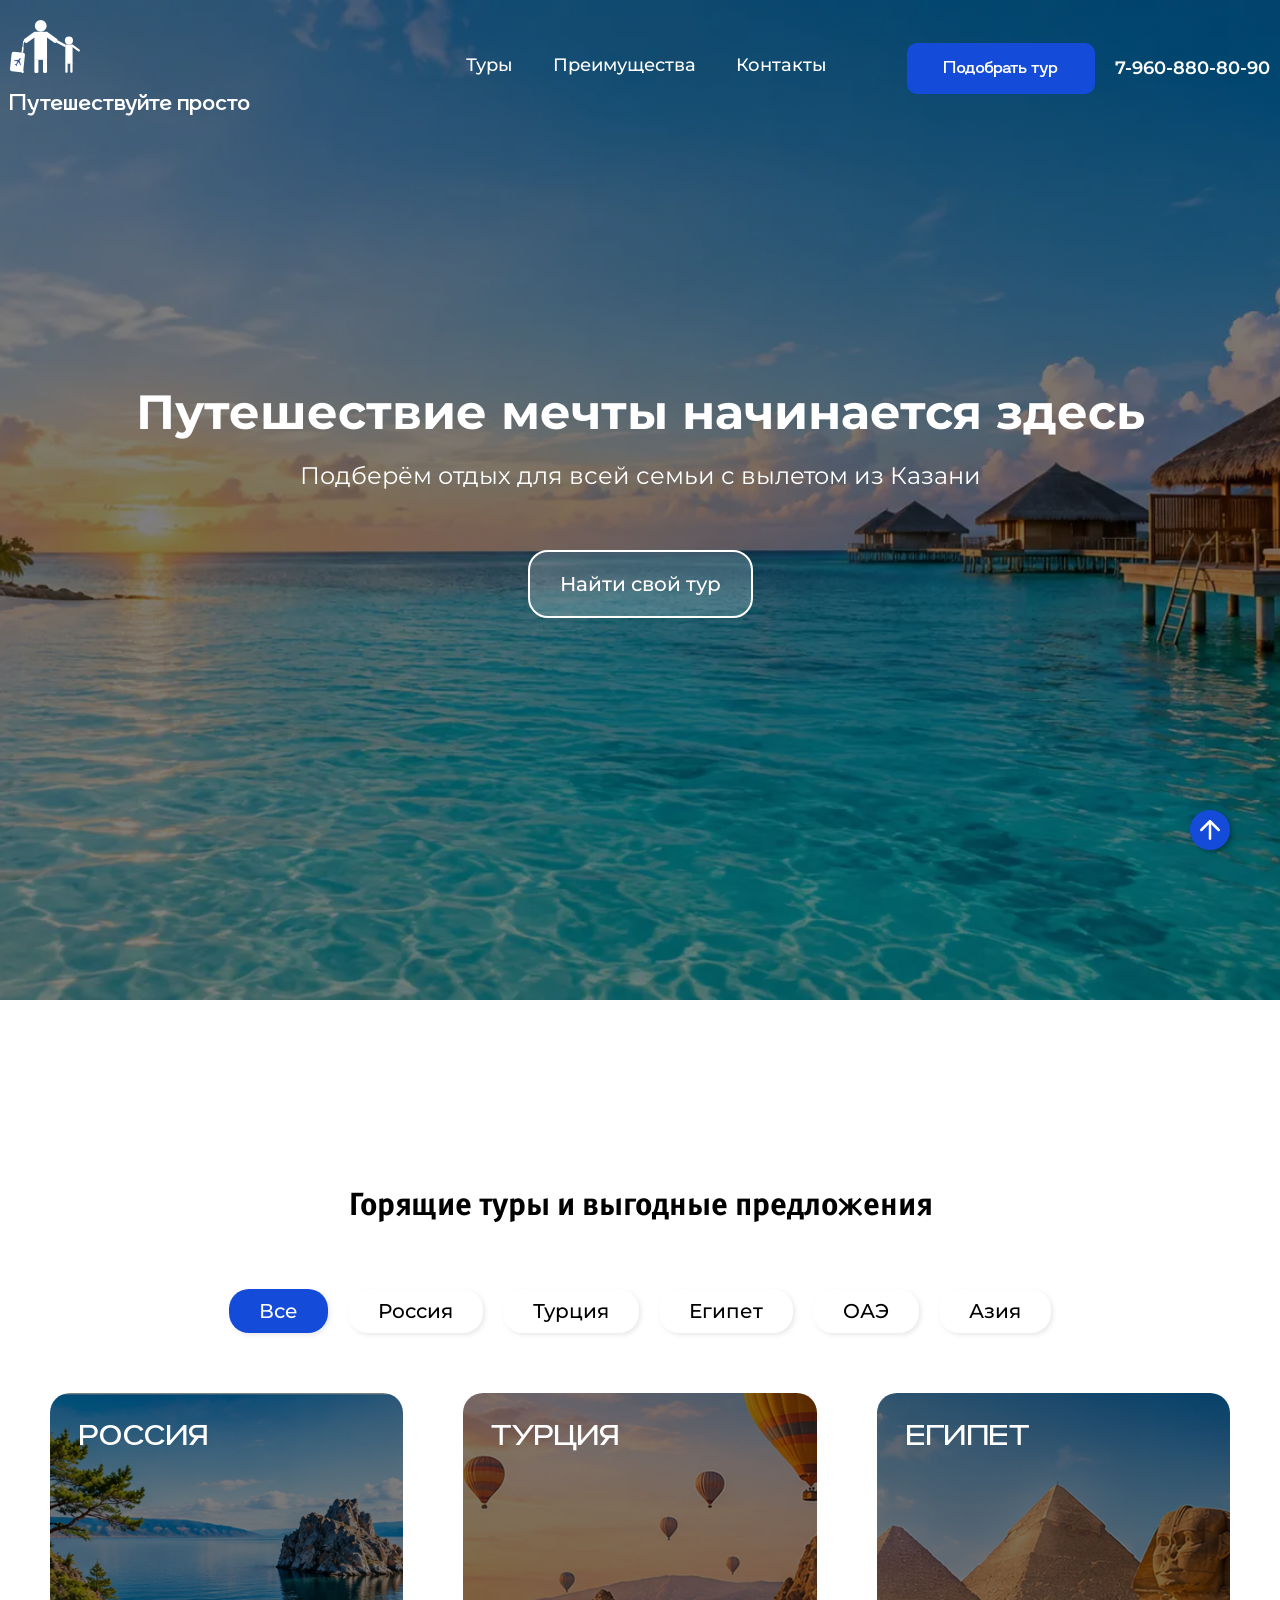
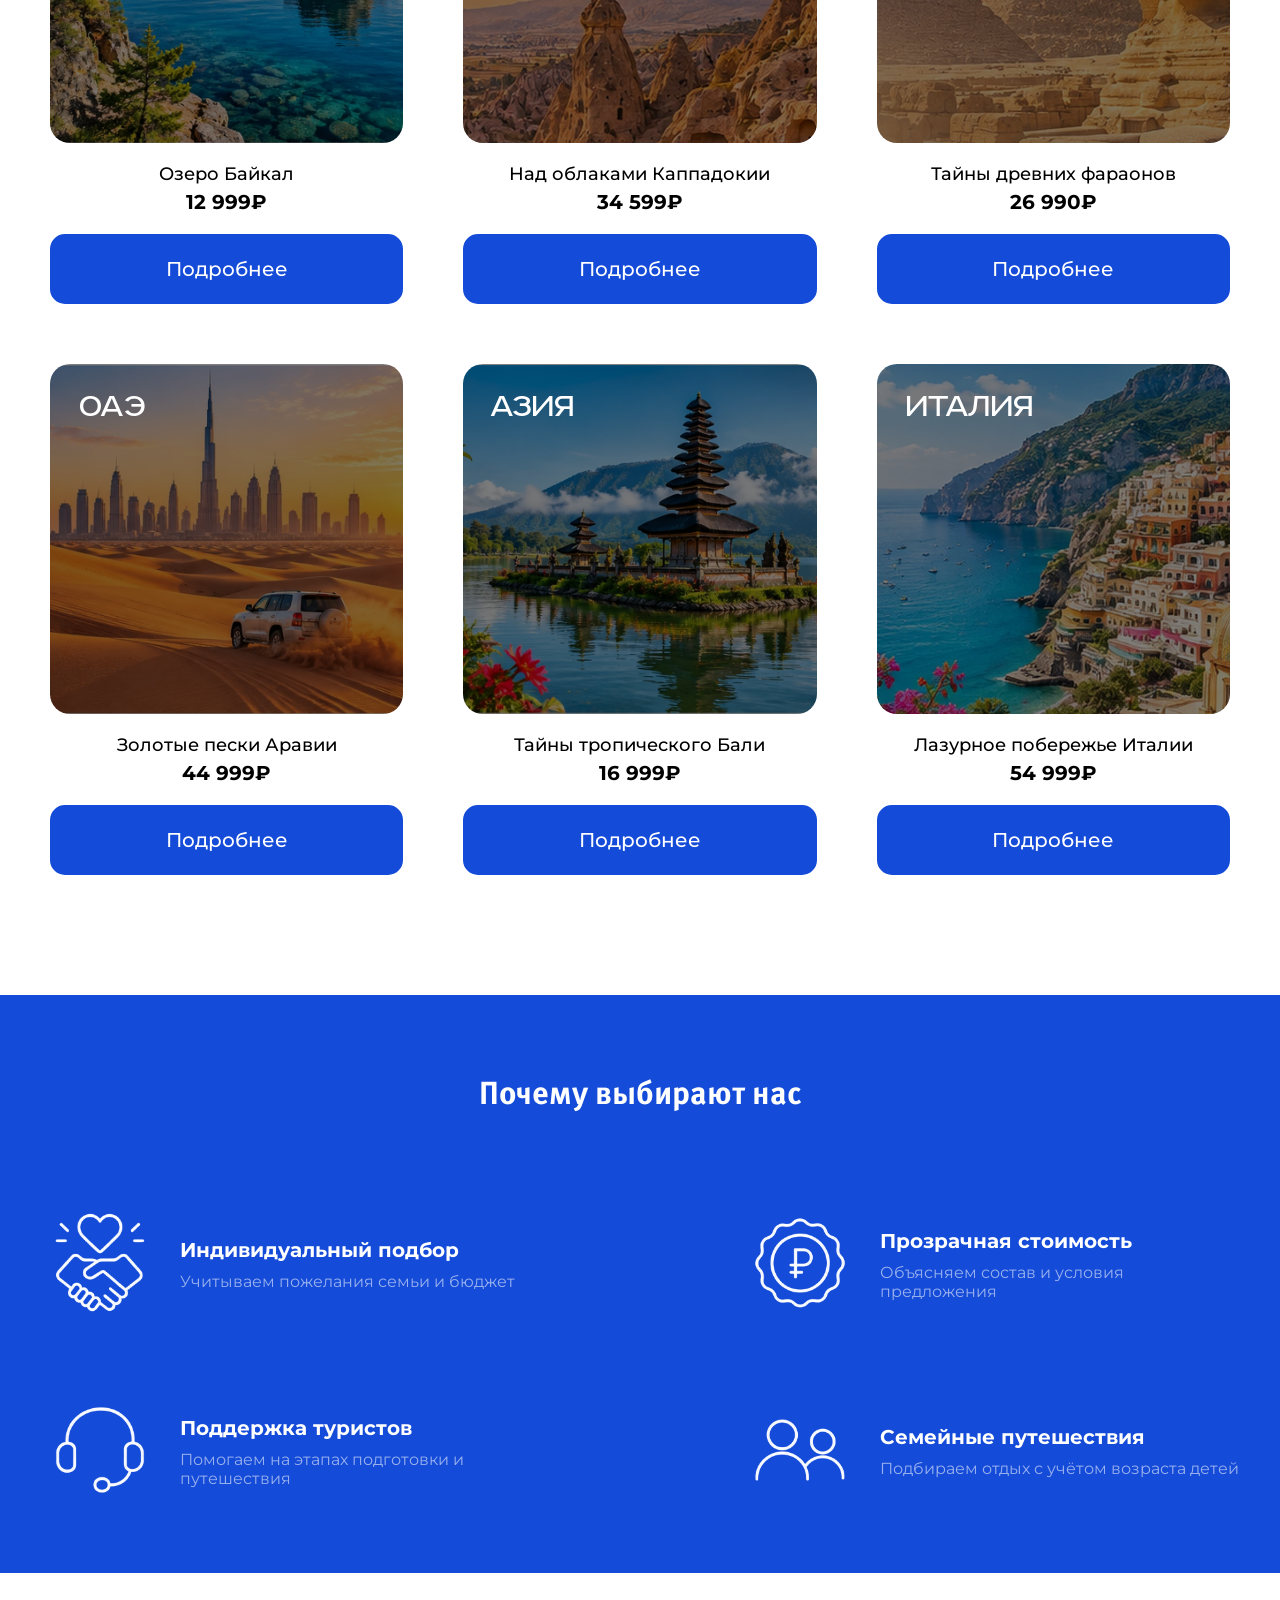
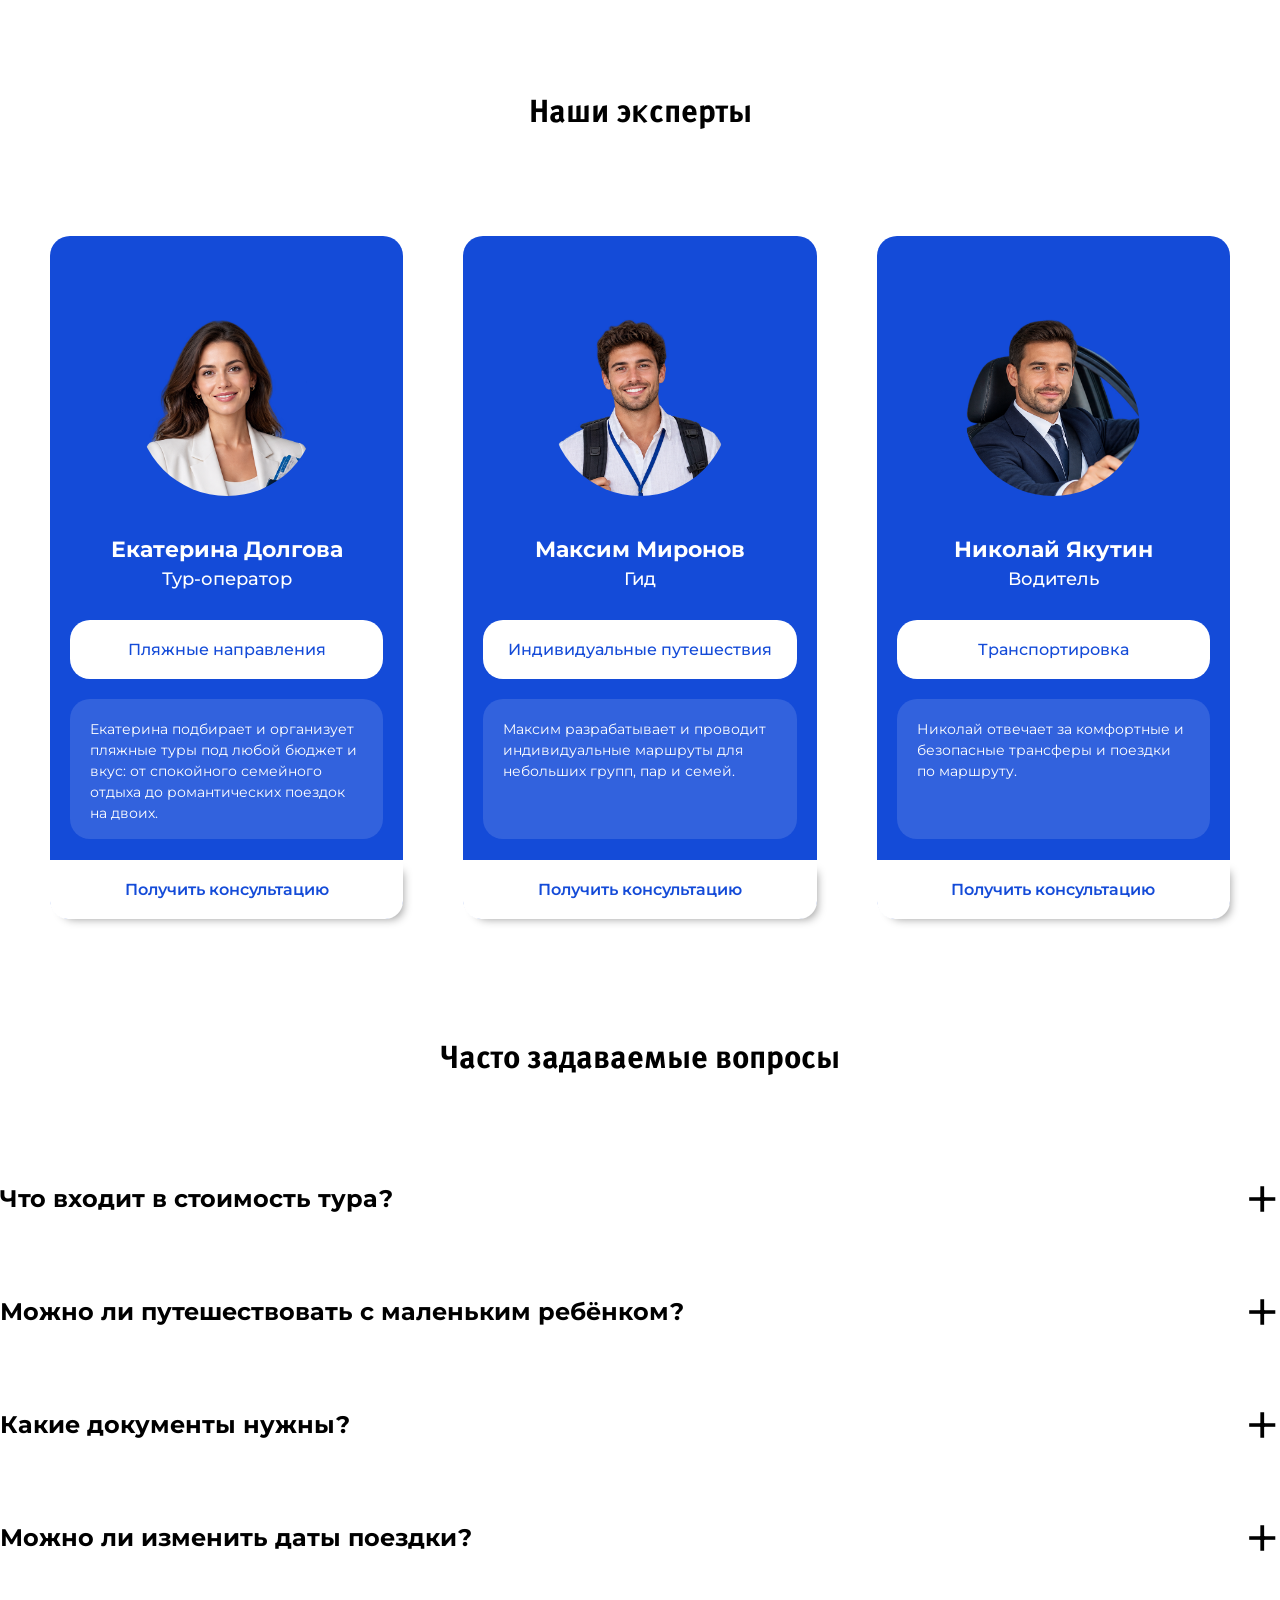
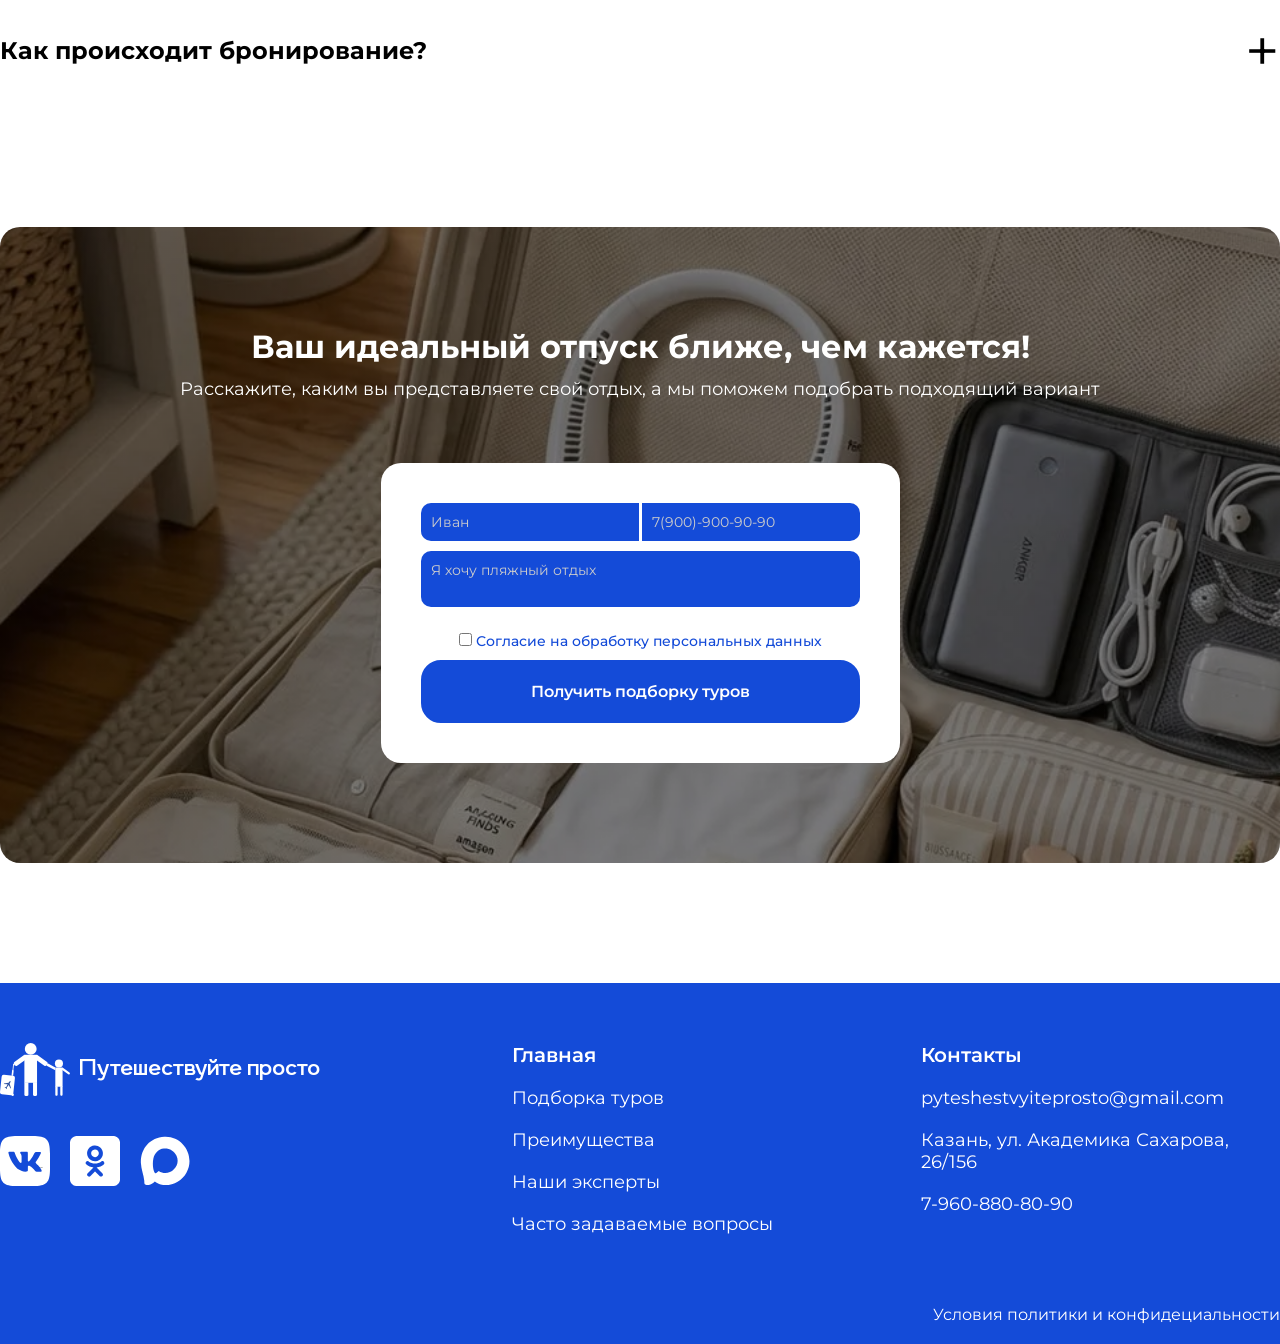
<file: Путешествутйе просто/index.html>
<!DOCTYPE html>
<html lang="en">

    <head>
        <meta charset="UTF-8">
        <meta name="viewport" content="width=device-width, initial-scale=1.0">
        <title>Путешествуйте просто</title>
        <link rel="stylesheet" href="Assets/CSS/style.css">
        <link rel="shortcut icon" href="Assets/Image/header/favicon.webp">
        <link rel="preconnect" href="https://fonts.googleapis.com">
        <link rel="preconnect" href="https://fonts.gstatic.com" crossorigin>
        <link
            href="https://fonts.googleapis.com/css2?family=Archivo+Black&family=Doppio+One&family=Montserrat&display=swap"
            rel="stylesheet">

    </head>

    <body>
        <!-- header - start -->
        <header>
            <div class="header-block container">
                <div class="logo">
                    <img class="logo_img" src="Assets/Image/header/logo.svg"
                        alt>
                    <p>Путешествуйте просто</p>
                </div>
                <nav>
                    <div class="nav-menu">
                        <a href="#tour">Туры</a>
                        <a href="#advantages">Преимущества</a>
                        <a href="#contact">Контакты</a>
                    </div>
                    <div class="button-nav">
                        <a class="button" href="#tour">
                            Подобрать тур
                        </a>
                        <a href=tel:+78908908090 class="phone_number">
                            7-960-880-80-90
                        </a>

                    </div>
                </nav>
            </div>
        </header>
        <!-- header - end -->

        <!-- banner - start -->
        <div class="banner">
            <div class="text_banner">
                <h1>Путешествие мечты начинается здесь</h1>
                <p>Подберём отдых для всей семьи с вылетом из Казани</p>
                <a href="#tour">Найти свой тур</a>
            </div>
        </div>
        <!-- banner - end -->

        <!-- catalog - start -->
        <div class="catalog container mar-120" id="tour">
            <div class="tittle">
                <h1>Горящие туры и выгодные предложения</h1>
            </div>

            <div class="fillter">
                <a href class="active">Все</a>
                <a href="#">Россия</a>
                <a href="#">Турция</a>
                <a href="#">Египет</a>
                <a href="#">ОАЭ</a>
                <a href="#">Азия</a>
            </div>
            <div class="catalog_card">
                <div class="card">
                    <div class="card_img" id="russia_card">
                        <a href="#">Россия</a>
                    </div>
                    <div class="card_text">
                        <h2>Озеро Байкал</h2>

                        <p>12 999₽</p>
                        <a href="#">Подробнее</a>
                    </div>
                </div>
                <div class="card">
                    <div class="card_img" id="turkey_card">
                        <a href="#">Турция</a>
                    </div>
                    <div class="card_text">
                        <h2>Над облаками Каппадокии</h2>
                        <p>34 599₽</p>
                        <a href="#">Подробнее</a>
                    </div>
                </div>
                <div class="card">
                    <div class="card_img" id="egypt_card">
                        <a href="#">Египет</a>
                    </div>
                    <div class="card_text">
                        <h2>Тайны древних фараонов</h2>
                        <p>26 990₽</p>
                        <a href="#">Подробнее</a>
                    </div>
                </div>
                <div class="card">
                    <div class="card_img" id="OAE_card">
                        <a href="#">OAЭ</a>
                    </div>
                    <div class="card_text">
                        <h2>Золотые пески Аравии</h2>
                        <p>44 999₽</p>
                        <a href="#">Подробнее</a>
                    </div>
                </div>
                <div class="card">
                    <div class="card_img" id="asia_card">
                        <a href="#">Азия</a>
                    </div>
                    <div class="card_text">
                        <h2>Тайны тропического Бали</h2>
                        <p>16 999₽</p>
                        <a href="#">Подробнее</a>
                    </div>
                </div>
                <div class="card">
                    <div class="card_img" id="italy_card">
                        <a href="#">Италия</a>
                    </div>
                    <div class="card_text">
                        <h2>Лазурное побережье Италии</h2>
                        <p>54 999₽</p>
                        <a href="#">Подробнее</a>
                    </div>
                </div>

            </div>
        </div>
        <!-- catalog - start -->

        <!-- advantages - start -->
        <div class="advantages mar-120" id="advantages">
            <div class="tittle tittle_adv">
                <h1>Почему выбирают нас</h1>
            </div>
            <div class="adv">
                <div class="advantages_block container">
                    <div class="adv_card">
                        <div class="icon">
                            <img
                                src="Assets/Image/advantages/individualny-podbor.webp"
                                alt>
                        </div>

                        <div class="text_adv">
                            <h2>Индивидуальный подбор</h2>
                            <p>Учитываем пожелания семьи и бюджет</p>
                        </div>
                    </div>

                    <div class="adv_card">
                        <div class="icon">
                            <img
                                src="Assets/Image/advantages/prozrachnaya-stoimost.webp"
                                alt>
                        </div>
                        <div class="text_adv">
                            <h2>Прозрачная стоимость </h2>
                            <p>Объясняем состав и условия предложения</p>
                        </div>

                    </div>
                    <div class="adv_card">
                        <div class="icon">
                            <img
                                src="Assets/Image/advantages/podderzhka-turistov.webp"
                                alt>
                        </div>

                        <div class="text_adv">
                            <h2>Поддержка туристов</h2>
                            <p id="podderjka">Помогаем на этапах подготовки и
                                путешествия</p>
                        </div>
                    </div>
                    <div class="adv_card">
                        <div class="icon">
                            <img
                                src="Assets/Image/advantages/semeynye-puteshestviya.webp"
                                alt>
                        </div>

                        <div class="text_adv">
                            <h2>Семейные путешествия </h2>
                            <p>Подбираем отдых с учётом возраста детей</p>
                        </div>
                    </div>
                </div>
            </div>

        </div>
        <!-- advantages - end -->

        <!-- блок "наши эксперты" - начало -->
        <div class="specialists" id="spec">
            <div class="tittle">
                <h1>Наши эксперты</h1>
            </div>
            <div class="specialist_catalog container mar-120">
                <div class="specialist_card">
                    <div class="specialist_card_block">
                        <img
                            src="Assets/Image/experts/ekaterina_turoperator.webp"
                            class="img_card_spec" alt>
                        <h2>Екатерина Долгова</h2>
                        <h3>Тур-оператор</h3>
                        <div class="text_spec">
                            <h3>Пляжные направления</h3>
                            <p>Екатерина подбирает и организует пляжные туры под
                                любой бюджет и вкус: от спокойного семейного
                                отдыха
                                до романтических поездок на двоих.</p>
                        </div>
                    </div>
                    <a href="#button_sp" class="button_spec">Получить
                        консультацию</a>
                </div>
                <div class="specialist_card">
                    <div class="specialist_card_block">
                        <img src="Assets/Image/experts/maksim_gid.webp"
                            class="img_card_spec" alt>
                        <h2>Максим Миронов</h2>
                        <h3>Гид</h3>
                        <div class="text_spec">

                            <h3>Индивидуальные путешествия</h3>
                            <p>Максим разрабатывает и проводит индивидуальные
                                маршруты для небольших групп, пар и семей.</p>
                        </div>
                    </div>
                    <a href="#button_sp" class="button_spec">Получить
                        консультацию</a>
                </div>
                <div class="specialist_card">
                    <div class="specialist_card_block">
                        <img src="Assets/Image/experts/nikolay_voditel.webp"
                            class="img_card_spec" alt>
                        <h2>Николай Якутин</h2>
                        <h3>Водитель</h3>
                        <div class="text_spec">
                            <h3>Транспортировка</h3>

                            <p>Николай отвечает за комфортные и безопасные
                                трансферы и поездки по маршруту.</p>
                        </div>

                    </div>
                    <a href="#button_sp" class="button_spec">Получить
                        консультацию</a>

                </div>
            </div>
        </div>
        <!-- блок "наши эксперты" - конец -->

        <!-- блок "часто задаваемые вопросы" - начало -->

        <div class="voproces container mar-120 faq">
            <div class="tittle">
                <h1>Часто задаваемые вопросы</h1>
            </div>
            <div class="catalog_vopr">
                <div class="card_vopr">
                    <details>
                        <summary>Что входит в стоимость тура?</summary>
                        <div class="text_summ">
                            <h2>В стоимость входят проживание, перелёт или
                                трансфер, питание по выбранному типу и
                                медицинская страховка. Точный состав указан в
                                описании каждого тура, а экскурсии, личные
                                расходы и визовые сборы оплачиваются
                                отдельно.</h2>
                        </div>
                    </details>
                </div>
                <div class="card_vopr">
                    <details>
                        <summary>Можно ли путешествовать с маленьким
                            ребёнком?</summary>
                        <div class="text_summ">
                            <h2>Да, многие наши туры подходят для семей с
                                детьми, и мы подберём отель с детской
                                инфраструктурой и удобный перелёт. Укажите
                                возраст ребёнка в форме бронирования, и менеджер
                                предложит оптимальные варианты.</h2>
                        </div>
                    </details>
                </div>
                <div class="card_vopr">
                    <details>
                        <summary>Какие документы нужны?</summary>
                        <div class="text_summ">
                            <h2>Понадобится паспорт (для зарубежных поездок
                                загранпаспорт) со сроком действия не менее [6
                                месяцев] после возвращения. Для детей нужны свои
                                документы, а при выезде без одного из родителей
                                потребуется нотариальное согласие. Если нужна
                                виза, мы подскажем, как её оформить.</h2>
                        </div>
                    </details>
                </div>
                <div class="card_vopr">
                    <details>
                        <summary>Можно ли изменить даты поездки?</summary>
                        <div class="text_summ">
                            <h2>Да, если есть свободные места и это позволяют
                                условия авиакомпании и отеля. Сообщите об этом
                                менеджеру как можно раньше, чтобы доплата была
                                минимальной.</h2>
                        </div>
                    </details>
                </div>
                <div class="card_vopr">
                    <details>
                        <summary>Как происходит бронирование?</summary>
                        <div class="text_summ">
                            <h2>Заполните форму на сайте: выберите направление,
                                даты, количество туристов и оставьте контакты.
                                Менеджер свяжется с вами, подтвердит наличие
                                мест и стоимость, а после предоплаты вы получите
                                все документы на почту или в мессенджер.</h2>
                        </div>
                    </details>
                </div>
            </div>
        </div>

        <!-- блок "часто задаваемые вопросы" - конец -->

        <!-- блок "banner-form" начало -->

        <div class="banner-form container mar-120">
            <div class="img_banner_form">
                <div class="zag">
                    <h2>Ваш идеальный отпуск ближе, чем кажется!</h2>
                    <p>Расскажите, каким вы представляете свой отдых, а мы поможем подобрать подходящий вариант</p>
                </div>
                <form>
                    
                    <div class="inputs">
                        <div class="inp">
                            <!-- <label for>Ваше имя</label> -->
                            <input type="text" placeholder="Иван">
                        </div>
                        <div class="inp">
                            <!-- <label for>Мобильный телефон</label> -->
                            <input type="tel" id="tel"
                                placeholder="7(900)-900-90-90">
                        </div>
                    </div>
                    <div class="textar">
                        <textarea placeholder="Я хочу пляжный отдых"></textarea>
                    </div>
                    <input type="checkbox">
                    <a href="Assets/File/pdf1.pdf" target="_blank"
                        id="obr_inf"> Согласие на обработку персональных
                        данных</a><br>
                    <a href="#" id="button_sp">Получить подборку туров</a>
                </form>
            </div>
        </div>

        <!-- блок "banner-form" конец -->

        <!-- footer start -->
        <footer>
            <div class="footer-block container">
                <div class="contacts">
                    <div class="logo">
                        <div class="logo-block">
                            <img class="logo_img" src="Assets/Image/header/logo.svg"
                            alt>
                        <p>Путешествуйте просто</p>
                        </div>
                        
                        <div class="messengers">
                    <a href="https://vk.ru/feed">
                        <img src="Assets/Image/footer/vk-svgrepo-com.svg" alt>
                    </a>
                    <a href="https://ok.ru/">
                        <img
                            src="Assets/Image/footer/free-icon-odnoklassniki-3291683.svg"
                            alt>
                    </a>
                    <a href="https://max.ru/">
                        <img src="Assets/Image/footer/Max_logo.svg" alt>
                    </a>
                </div>
                    </div>
                </div>
                <div class="nav_footer">
                    <p href="#" class="main">Главная</p>
                    <a href="#tour">Подборка туров</a>
                    <a href="#advantages">Преимущества</a>
                    <a href="#spec">Наши эксперты</a>
                    <a href="#faq">Часто задаваемые вопросы</a>
                </div>
                <div class="nav_footer" id="contact">
                    <p href class="main">Контакты</p>
                    <a
                        href="mailto:pyteshestvyiteprosto@gmail.com">pyteshestvyiteprosto@gmail.com</a>
                    <a
                        href="https://yandex.ru/maps/43/kazan/house/ulitsa_akademika_sakharova_26_156/YEAYdAVhSk0HQFtvfXt5c3VkYw==/?ll=49.221380%2C55.782978&utm_referrer=https%3A%2F%2Fwww.google.com%2F&z=16">Казань,
                        ул. Академика Сахарова, 26/156</a>
                    <a href="tel:+79608808090">7-960-880-80-90</a>
                </div>

            </div>
            <div class="copirite container">
                <a href="Assets/File/pdf2.pdf" target="_blank">Условия политики и
                    конфидециальности</a>
            </div>
        </footer>
        <!-- footer end -->

        <!-- top - start -->
        <a href="#" id="top">
            <img src="Assets/Image/footer/401747_arrow_up_v8c22c25874.svg" alt>
        </a>
        <!-- top - end -->
    </body>

</html>
</file>
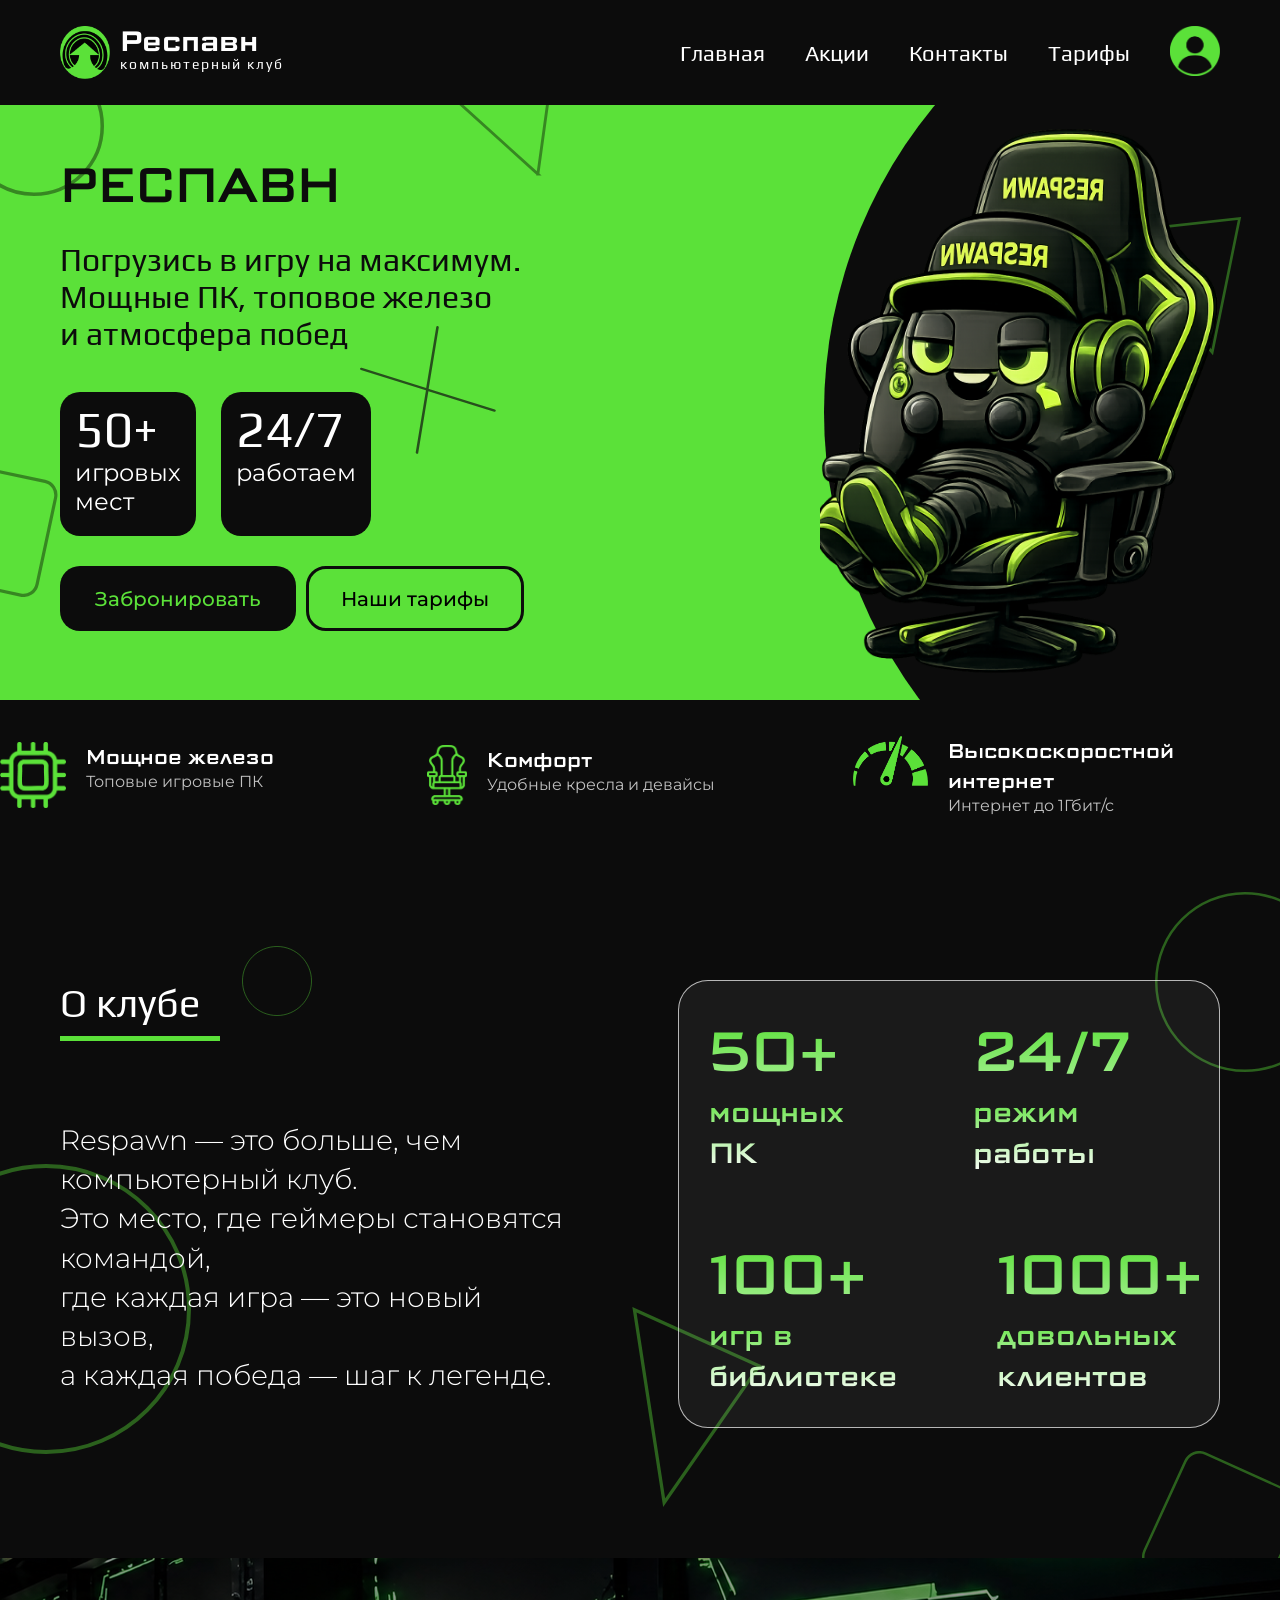
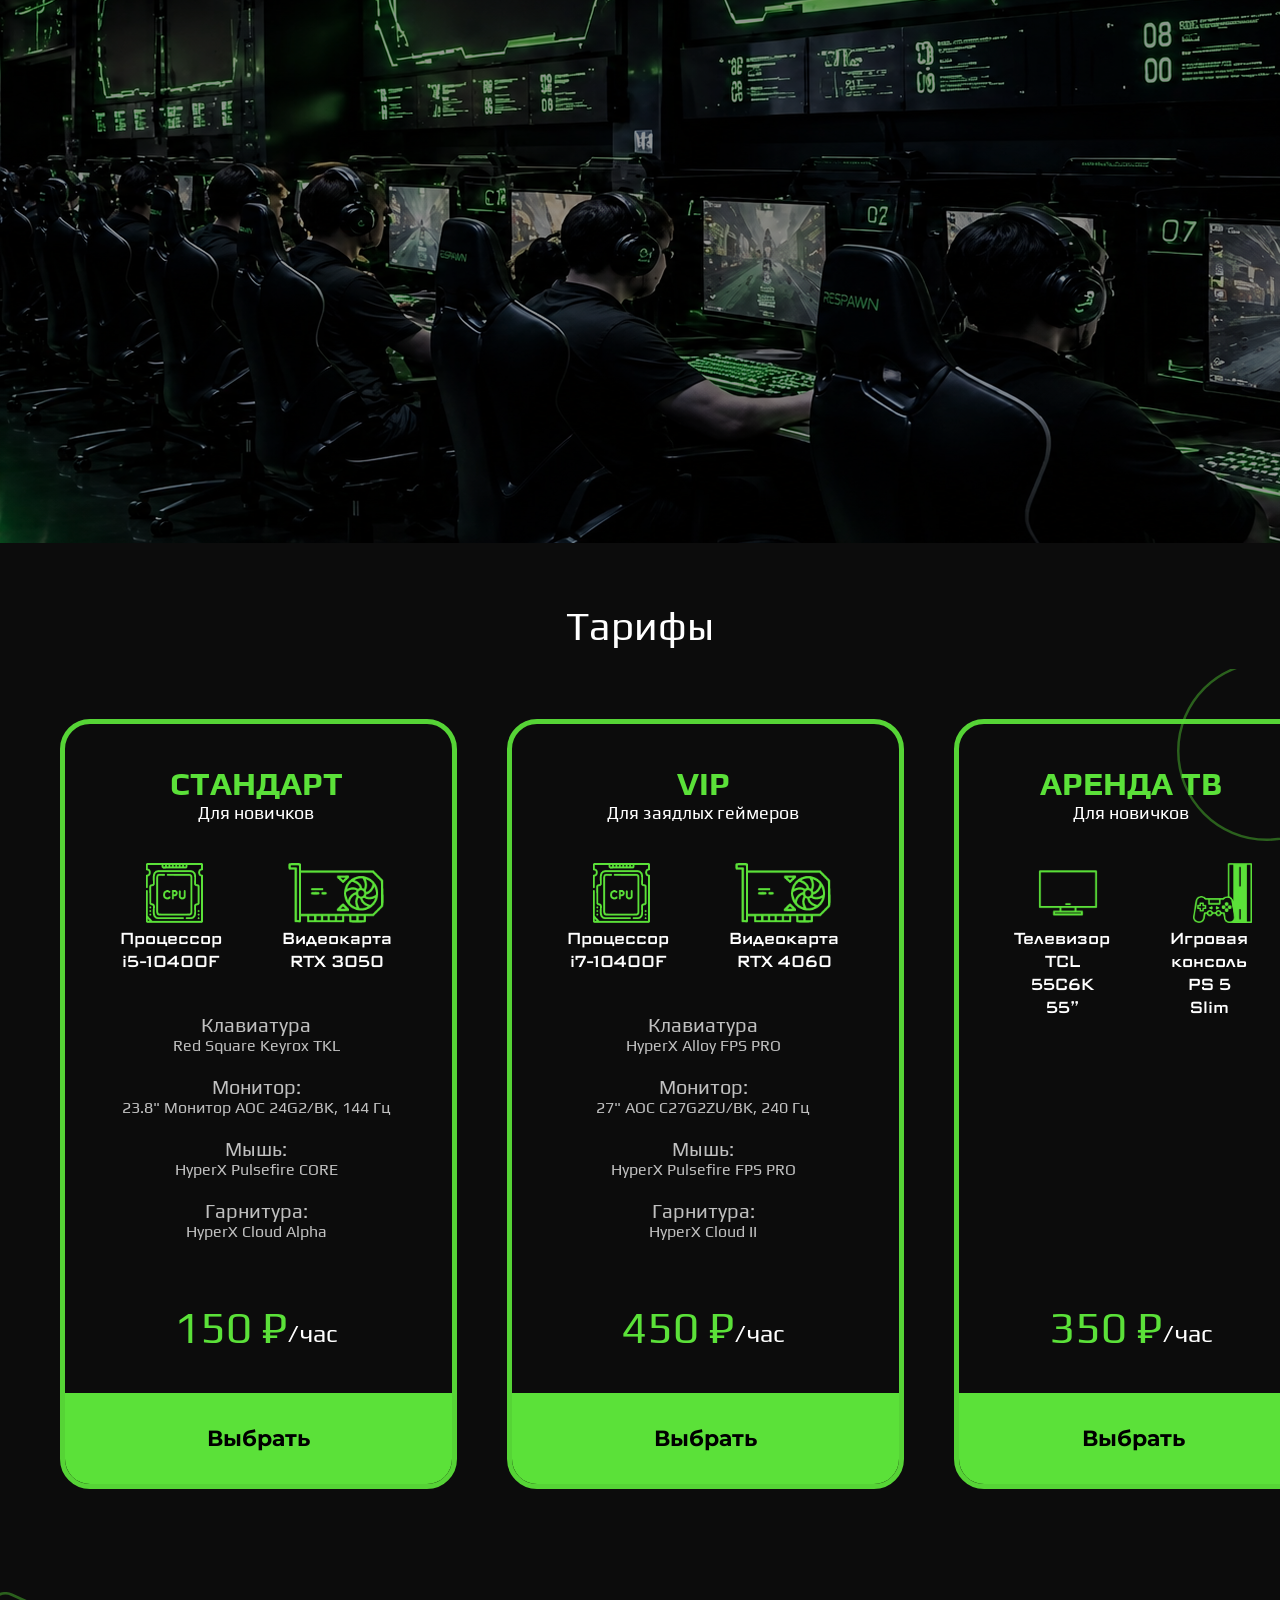
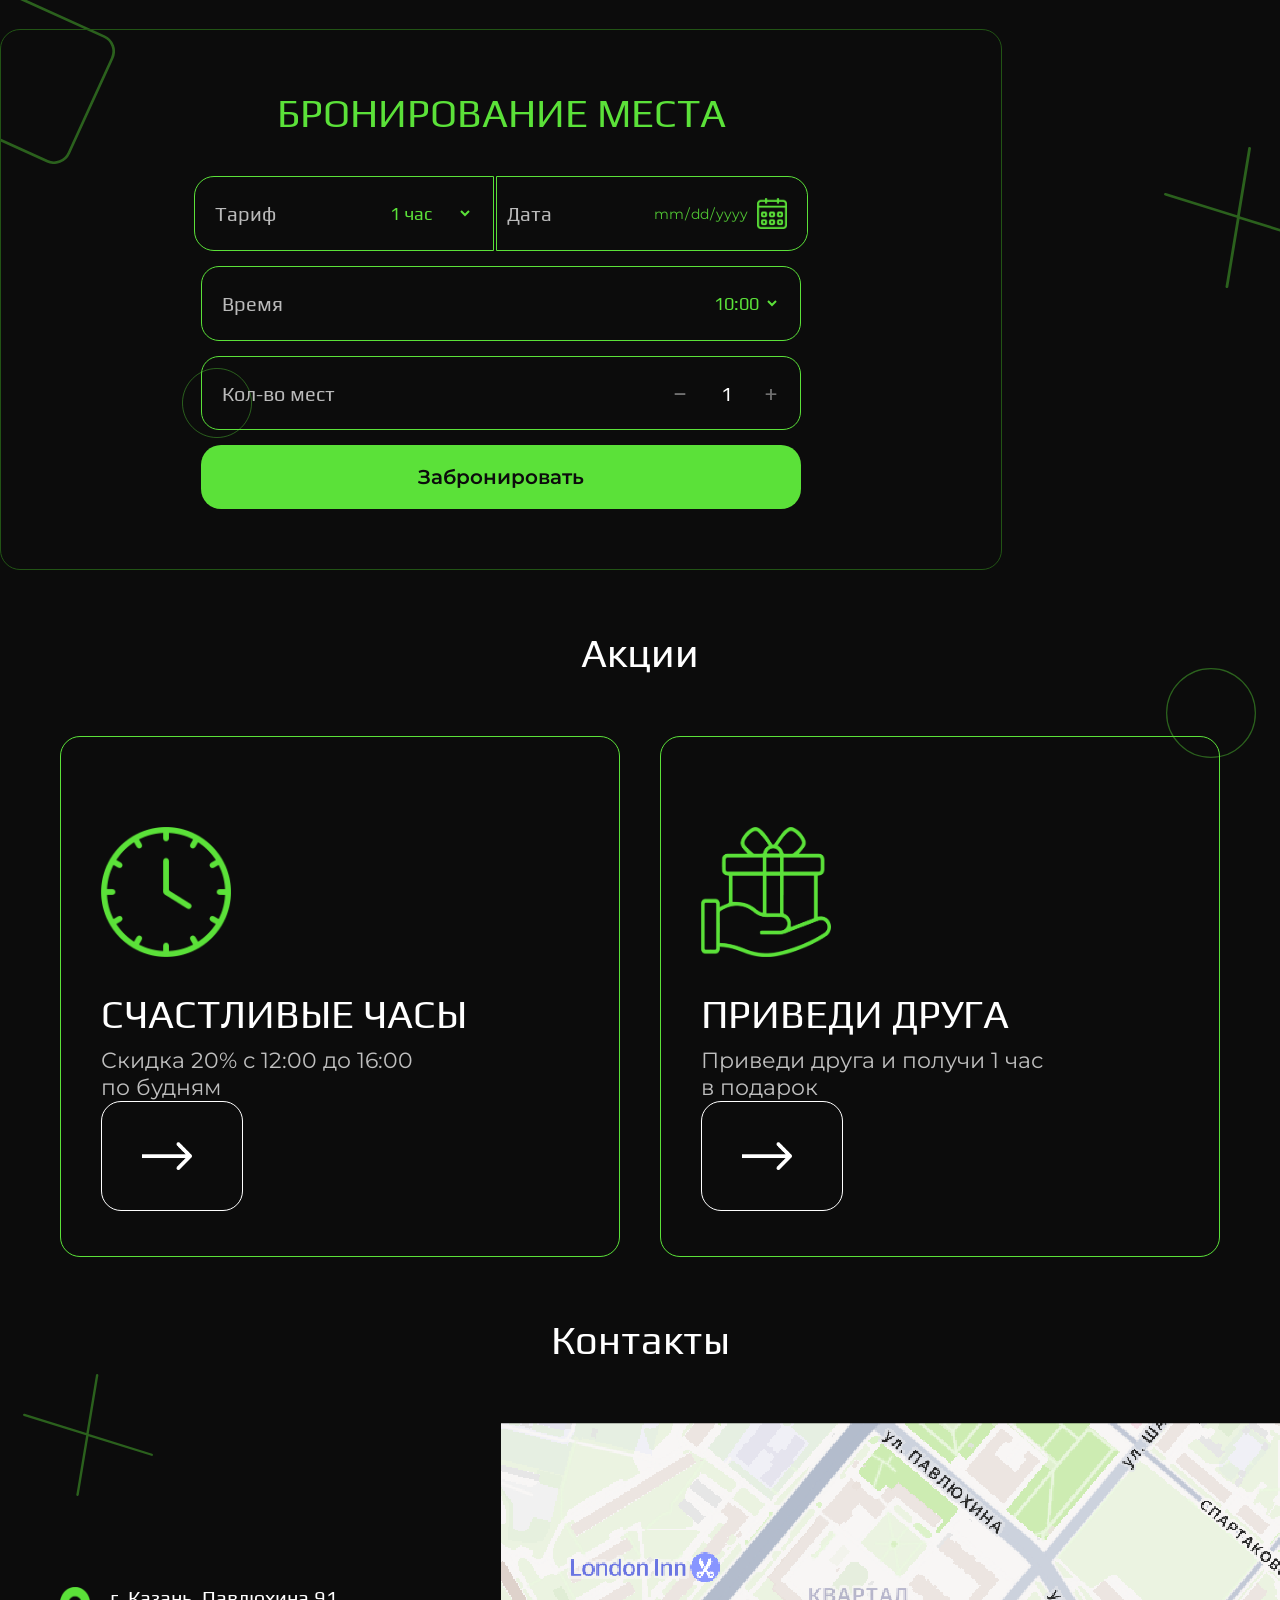
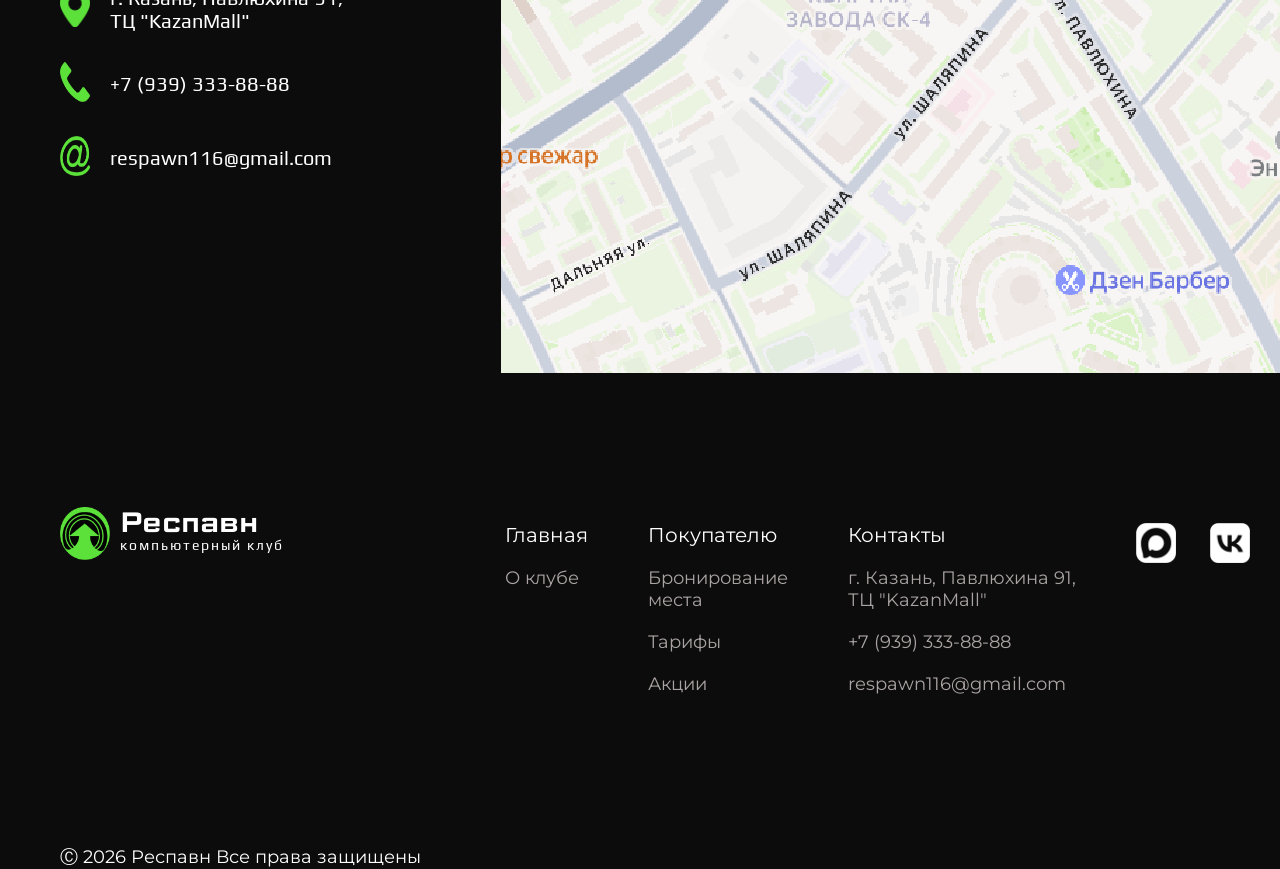
<file: Респавн/index.html>
<!DOCTYPE html>
<html lang="en">
<head>
    <meta charset="UTF-8">
    <meta name="viewport" content="width=device-width, initial-scale=1.0">
    <title>Document</title>
    <link rel="stylesheet" href="style.css">
    
    <link rel="preconnect" href="https://fonts.googleapis.com">
    <link rel="preconnect" href="https://fonts.gstatic.com" crossorigin>
    <link href="https://fonts.googleapis.com/css2?family=Montserrat:ital,wght@0,100..900;1,100..900&family=Play:wght@400;700&family=Science+Gothic:wght@100..900&display=swap" rel="stylesheet">
    
</head>
<body>
     
    <!-- Шапка -->
    <div class="header">
        <div class="logo">
            
            <img class="logo-img" src="image/logo.png" alt="">
            <h1 class="name">Респавн<br><span>компьютерный клуб</span></h1>
        </div>
        
        <div class="nav">
                <nav class="header-nav">
                <a href="">Главная</a>
                <a href="">Акции</a>
                <a href="">Контакты</a>
                <a href="">Тарифы</a>
                </nav>
                <div class="user">
                <img class="user-img" src="image/user.png" alt="">
                </div>
                
            </div>
    </div>
    
    <!-- Баннер -->
    <div class="banner">
        <div class="main-text">
            <div class="banner-text">
            <h1 class="main-text-h1">РЕСПАВН</h1>
            <h2 class="main-text-h2">Погрузись в игру на максимум. <br>
            Мощные ПК, топовое железо 
            <br>и атмосфера побед </h2>
            </div>
        
            <div class="advantages">
                <div class="adv">
                    <h1 class="adv-text-h1">
                    50+
                    </h1>
                    <h2 class="adv-text-h2">
                    игровых <br>мест
                    </h2>
                </div>
                    
                <div class="adv">
                    <h1 class="adv-text-h1">
                    24/7
                    </h1>
                    <h2 class="adv-text-h2">
                        работаем
                    </h2>
                </div>
            </div>
        
            <div class="button">
                <div class="bron-button">
                    <h1 class="button-text">Забронировать</h1>
                </div>
                
                <div class="tarif-button">
                    <h1 class="button-text">Наши тарифы</h1>
                </div>
            </div>
        </div>
        
        
        <div>
            <img class="img-mascot" src="image/mascot.png" alt="">
        </div>
            
    </div>
    <div class="circle">
    </div>
    
    <!-- Преимущества -->
    <div class="character">
        <div class="char">
           
                <img class="icon" src="image/processor.png" alt="">
            
            <div class="char-text">
                <h1 class="char-text-h1">Мощное железо</h1>
                <h2 class="char-text-h2">Топовые игровые ПК</h2>
            </div> 
        </div>
        
        <div class="char">
            <img class="icon2" src="image/chair.png" alt="">
            <div class="char-text">
                <h1 class="char-text-h1">Комфорт</h1>
                <h2 class="char-text-h2">Удобные кресла и девайсы</h2>
            </div>
        </div>
        
        <div class="char">
            <img class="icon3" src="image/ethernet.png" alt="">
            <div class="char-text">
                <h1 class="char-text-h1">Высокоскоростной <br>интернет</h1>
                <h2 class="char-text-h2">Интернет до 1Гбит/с</h2>
            </div>
        </div>
    </div>

    <!-- О нас -->
    <div class="o-company">
        <div class="company-text">
            <h2 class="text-h1">О клубе</h2>
            <div class="separator">

            </div>
            <h3 class="description">Respawn — это больше, чем компьютерный клуб. <br>
            Это место, где геймеры становятся командой,<br>
            где каждая игра — это новый вызов, <br>
            а каждая победа — шаг к легенде.</h3>
        </div>

        <div class="advanteges2">
            <div class="adv-2">
                <div class="adv1">
                    <h1 class="adv-h1">
                    50+
                    </h1>
                    <h2 class="adv-h2">
                мощных <br>ПК
                    </h2>
                </div>
                <div class="adv2">
                    <h1 class="adv-h1">
                    24/7
                    </h1>
                    <h2 class="adv-h2">
                        режим <br> работы
                    </h2>
                </div>
            </div>

            <div class="adv-2-1">
                <div class="adv2.1">
                    <h1 class="adv-h1">
                    100+
                    </h1>
                    <h2 class="adv-h2">
                игр в <br>библиотеке
                    </h2>
                </div>
                <div class="adv2.2">
                   <h1 class="adv-h1">
                    1000+
                    </h1>
                    <h2 class="adv-h2">
                довольных <br>клиентов
                    </h2>
                </div>
            </div>
        </div>
    </div>

    <div class="interior"></div>

    <!-- Тарифы -->
    <h1 class="main-text">Тарифы</h1>
    <div class="tarifs">
        
        <div class="tarif">
            <h1 class="name-tarif">
                СТАНДАРТ
            </h1>
            <h2 class="name-tarif-h2">
                Для новичков
            </h2>
            
            <div class="div-complect">
                
                    <div>
                        <img class="proc"  src="image/proc.png" alt="">
                
                        <h1 class="complect-h1">
                        Процессор <br>i5-10400F
                        </h1>  
                    </div>
                
            
                    <div class="complect1">
                        
                            <img class="videocard" src="image/videocard.png" alt="">
                        
                        
                            <h1 class="complect-h1">
                            Видеокарта <br>RTX 3050 
                            </h1> 
                        
                    </div> 
            </div>
                   
            

            <div class="periferia">
                <h1 class="name-periferia">
                    Клавиатура
                </h1>
                <h2 class="model-periferia">
                    Red Square Keyrox TKL
                </h2>
            
            
                <h1 class="name-periferia">
                   Монитор: 
                </h1>
                <h2 class="model-periferia">
                    23.8" Монитор AOC 24G2/BK, 144 Гц
                </h2>
            
            
                <h1 class="name-periferia">
                    Мышь:
                </h1>
                <h2 class="model-periferia">
                    HyperX Pulsefire CORE
                </h2>
            
            
                <h1 class="name-periferia">
                    Гарнитура:
                </h1>
                <h2 class="model-periferia">
                    HyperX Cloud Alpha
                </h2>
            </div>
            
                <div class="price">
                    <h1 class="text-price">
                    150 ₽
                    </h1>
                    <h2 class="ed_ism">
                    /час
                    </h2>
                </div>

                <div class="button-tarif">
                    <a class="text-button" href="">Выбрать</a>
                </div>
        </div>
        
        
        <div class="tarif">
            <h1 class="name-tarif">
                VIP
            </h1>
            <h2 class="name-tarif-h2">
                Для заядлых геймеров
            </h2>
            
            <div class="div-complect">
                
                    <div>
                        <img class="proc"  src="image/proc.png" alt="">
                
                        <h1 class="complect-h1">
                        Процессор  <br>i7-10400F
                        </h1>  
                    </div>
                
            
                    <div class="complect1">
                        
                            <img class="videocard" src="image/videocard.png" alt="">
                        
                        
                            <h1 class="complect-h1">
                            Видеокарта <br>RTX 4060 
                            </h1> 
                        
                    </div> 
            </div>
                   
            

            <div class="periferia">
                <h1 class="name-periferia">
                    Клавиатура
                </h1>
                <h2 class="model-periferia">
                    HyperX Alloy FPS PRO
                </h2>
            
            
                <h1 class="name-periferia">
                   Монитор: 
                </h1>
                <h2 class="model-periferia">
                    27" AOC C27G2ZU/BK, 240 Гц
                </h2>
            
            
                <h1 class="name-periferia">
                    Мышь:
                </h1>
                <h2 class="model-periferia">
                    HyperX Pulsefire FPS PRO
                </h2>
            
            
                <h1 class="name-periferia">
                    Гарнитура:
                </h1>
                <h2 class="model-periferia">
                    HyperX Cloud II
                </h2>
            </div>
            
                <div class="price">
                    <h1 class="text-price">
                    450 ₽
                    </h1>
                    <h2 class="ed_ism">
                    /час
                    </h2>
                </div>

                <div class="button-tarif">
                    <a class="text-button" href="">Выбрать</a>
                </div>
        </div>


        <div class="tarif">
            <h1 class="name-tarif">
                АРЕНДА ТВ
            </h1>
            <h2 class="name-tarif-h2">
                Для новичков
            </h2>
            
            <div class="div-complect">
                
                    <div>
                        <img class="proc"  src="image/tv.png" alt="">
                
                        <h1 class="complect-h1-tv">
                        Телевизор  <br>TCL 55C6K 55”
                        </h1>  
                    </div>
                
            
                    <div class="complect1">
                        
                            <img class="ps" src="image/ps.png" alt="">
                        
                        
                            <h1 class="complect-h1-tv ">
                            Игровая консоль <br>PS 5 Slim 
                            </h1> 
                        
                    </div> 
            </div>
                   
            <div class="price">
                <h1 class="text-price">
                350 ₽
                </h1>
                <h2 class="ed_ism">
                /час
                </h2>
            </div>

            <div class="button-tarif">
                <a class="text-button" href="">Выбрать</a>
            </div>
        </div>
    </div>

    <!-- Блок бронирования -->
    <div class="bron-block">
            <div class="main-text-bron-div">
                <h1 class="main-text-bron">БРОНИРОВАНИЕ МЕСТА</h1>
            </div>
        <div class="tarif-date">
            <div class="tarif-bron">
                    <label class="label-tarif" for="tema">Тариф</label>
                        <select class="select-tarif" name="tema" id="">
                            <option value="1 час" id="">1 час</option>
                            <option value="3 часа" id="">3 часа</option>
                            <option value="5 часов" id="">5 часов</option>
                            <option value="7 часов" id="">7 часов</option>
                        </select>
            </div>
            <div class="date">
                <label class="label-date" for="calendar">Дата</label>
                <input class="input-date" type="date" name="bron-date" id="calendar">
            </div>
        </div>
        <div class="time">
            <label class="label-time" for="time">Время</label>
            <select class="select-time" name="select-time" id="">
                <option value="10:00">10:00</option>
                <option value="11:00">11:00</option>
                <option value="12:00">12:00</option>
                <option value="13:00">13:00</option>
                <option value="14:00">14:00</option>
                <option value="15:00">15:00</option>
            </select>
        </div>
        <div class="kolvo-place">
            <label class="label-place">Кол-во мест</label>
            <div class="quantity-picker">
                <span class="quantity-btn minus" onclick="changeQuantity(-1)">−</span>
                <input class="input-place" type="number" id="places" name="places-count" min="1" max="6" value="1" readonly>
                <span class="quantity-btn plus" onclick="changeQuantity(1)">+</span>
            </div>
        </div>
        <div class="button-bron">
            <a class="text-button-bron" href="">Забронировать</a>
        </div>
    </div>

    <!-- Блок "Акции" -->

    <h1 class="main-text">Акции</h1>
    <div class="stock">
        <div class="stock1">
            <img class="icon-stock" src="image/watch.png" alt="">
            <h1 class="stock-main-text">
                CЧАСТЛИВЫЕ ЧАСЫ
            </h1>
            <h2 class="stock-h2-text">
                Скидка 20% с 12:00 до 16:00 <br>
                по будням
            </h2>
            <div class="div-strelka">
                <img class="strela" src="image/strelka.png" alt="">
            </div>
            
        </div>
        <div class="stock1">
            <img class="icon-stock" src="image/gift.png" alt="">
            <h1 class="stock-main-text">
                ПРИВЕДИ ДРУГА
            </h1>
            <h2 class="stock-h2-text">
                Приведи друга и получи 1 час <br>
                в подарок
            </h2>
            <div class="div-strelka">
                <img class="strela" src="image/strelka.png" alt="">
            </div>
            
        </div>
        
    </div>

    <!-- Блок "Контакты" -->

    <h1 class="main-text">Контакты</h1>
    <div class="contacts">
        <div class="div-contacts">
            <div class="maps">
                <div class="icon-contacts">
                    <img src="image/map.png" alt="">
                </div>
                <h1>
                    г. Казань, Павлюхина 91, <br>
                    ТЦ "KazanMall"
                </h1>
            </div>
            
            <div class="maps">
                <div class="icon-contacts">
                    <img src="image/phone.png" alt="">
                </div>
                <h1>

                    +7 (939) 333-88-88
                </h1>
            </div>

            <div class="maps">
                <div class="icon-contacts">
                    <img src="image/email.png" alt="">
                </div>
                <h1>
                    respawn116@gmail.com
                </h1>
            </div>
            
        </div>
        <div class="map">

        </div>
    </div>

    <footer>

        <div class="logo">
            
            <img class="logo-img" src="image/logo.png" alt="">
            <h1 class="name">Респавн<br><span>компьютерный клуб</span></h1>
        </div>

        <div class="div-navigate">
            <div class="navigate">
                <h1 class="main-text-footer">Главная</h1>
                <h2 class="footer-h2">О клубе</h2>
            </div>

            <div class="navigate">
                <h1 class="main-text-footer">Покупателю</h1>
                <h2 class="footer-h2">Бронирование <br> места</h2>
                <h2 class="footer-h2">Тарифы</h2>
                <h2 class="footer-h2">Акции</h2>
            </div>

            <div class="navigate">
                <h1 class="main-text-footer">Контакты</h1>
                <h2 class="footer-h2">г. Казань, Павлюхина 91, <br>ТЦ "KazanMall"</h2>
                <h2 class="footer-h2">+7 (939) 333-88-88</h2>
                <h2 class="footer-h2">respawn116@gmail.com</h2>
            </div>
            <div class="icons-footer">
                <img class="icons-foot" src="image/icon-MAX.png" alt="">
                <img class="icons-foot" src="image/icon-vk.png" alt="">
            </div>
        </div>
        
       

    </footer>
    <div>
        <h1 class="sertificate">Ⓒ 2026 Респавн   Все права защищены  </h1>
    </div>





















    <script>
        function changeQuantity(amount) 
        {
            const input = document.getElementById('places');
            let currentValue = parseInt(input.value) || 1;
            let newValue = currentValue + amount;
    
    // Проверяем минимальное (1) и максимальное (10) значение
            const min = parseInt(input.min) || 1;
            const max = parseInt(input.max) || 10;
    
            if (newValue >= min && newValue <= max) 
            {
                input.value = newValue;
            }
        }
</script>
</body>
</html>
</file>
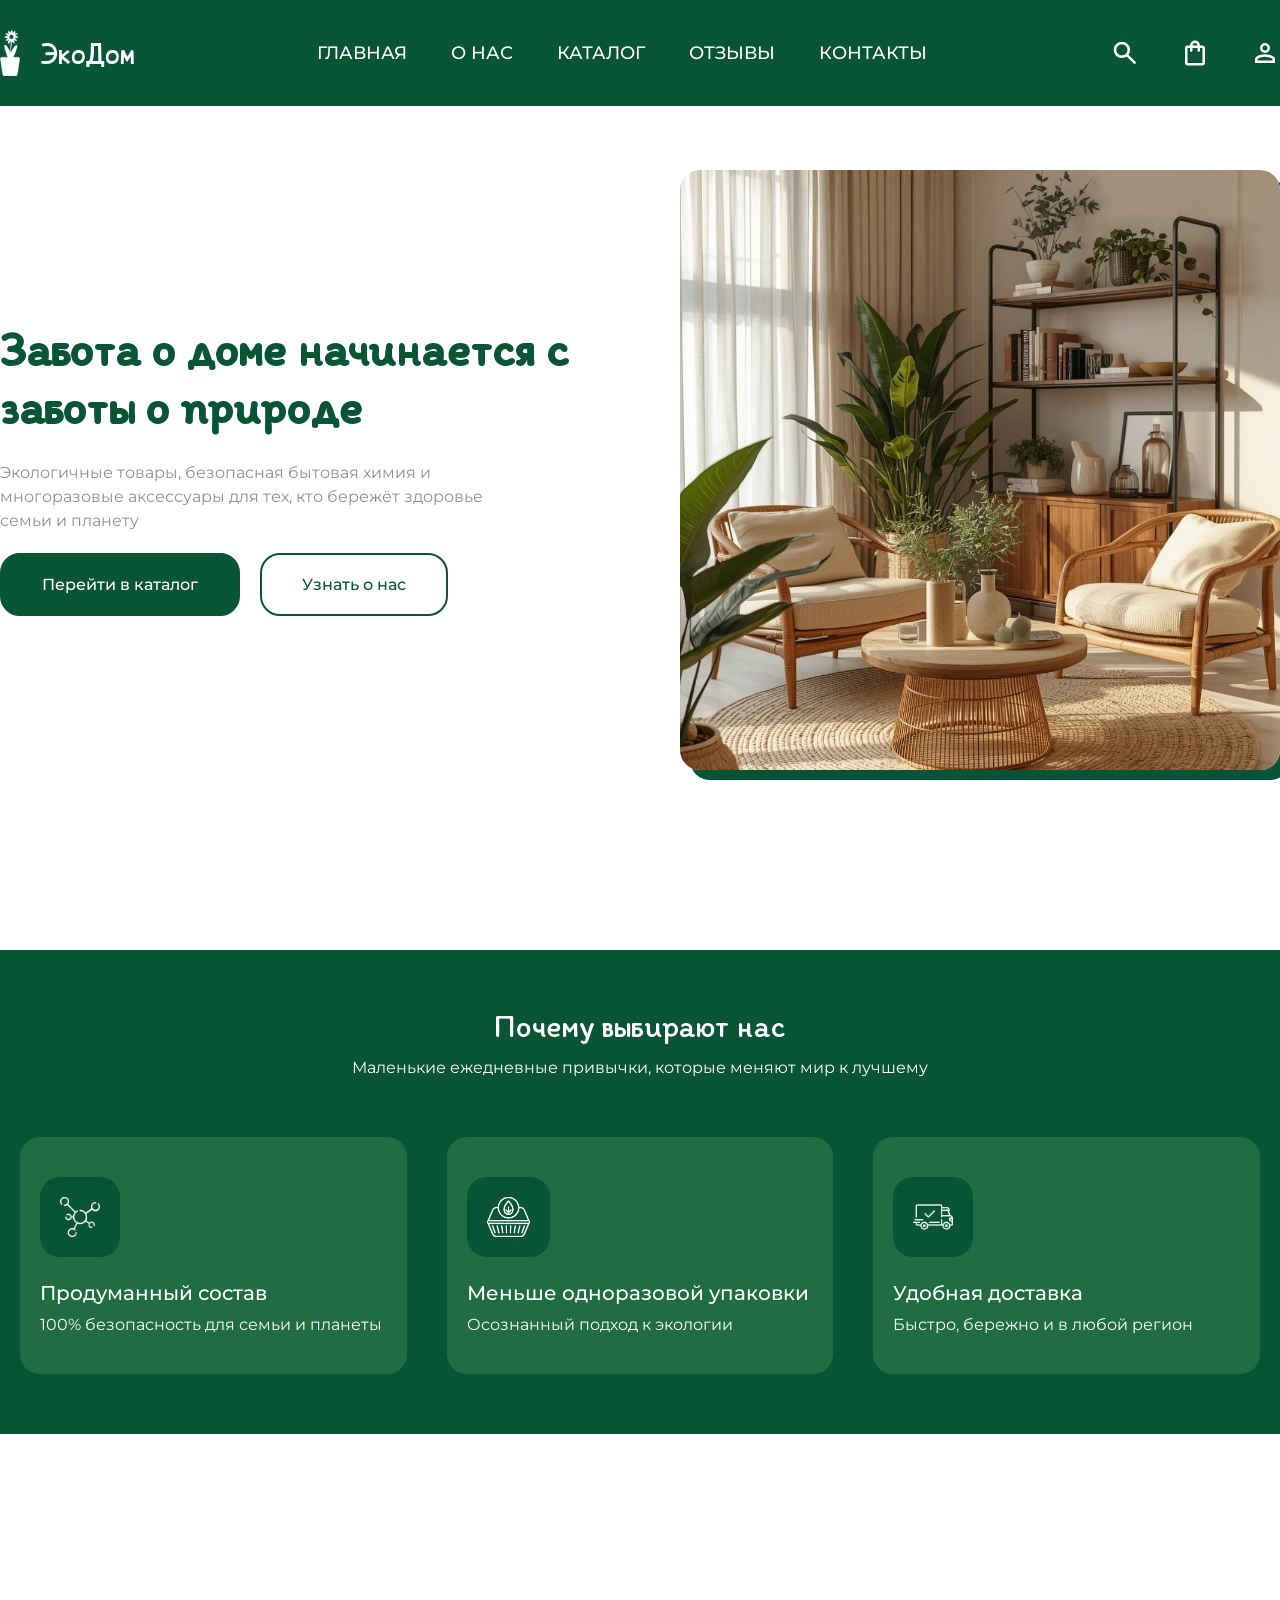
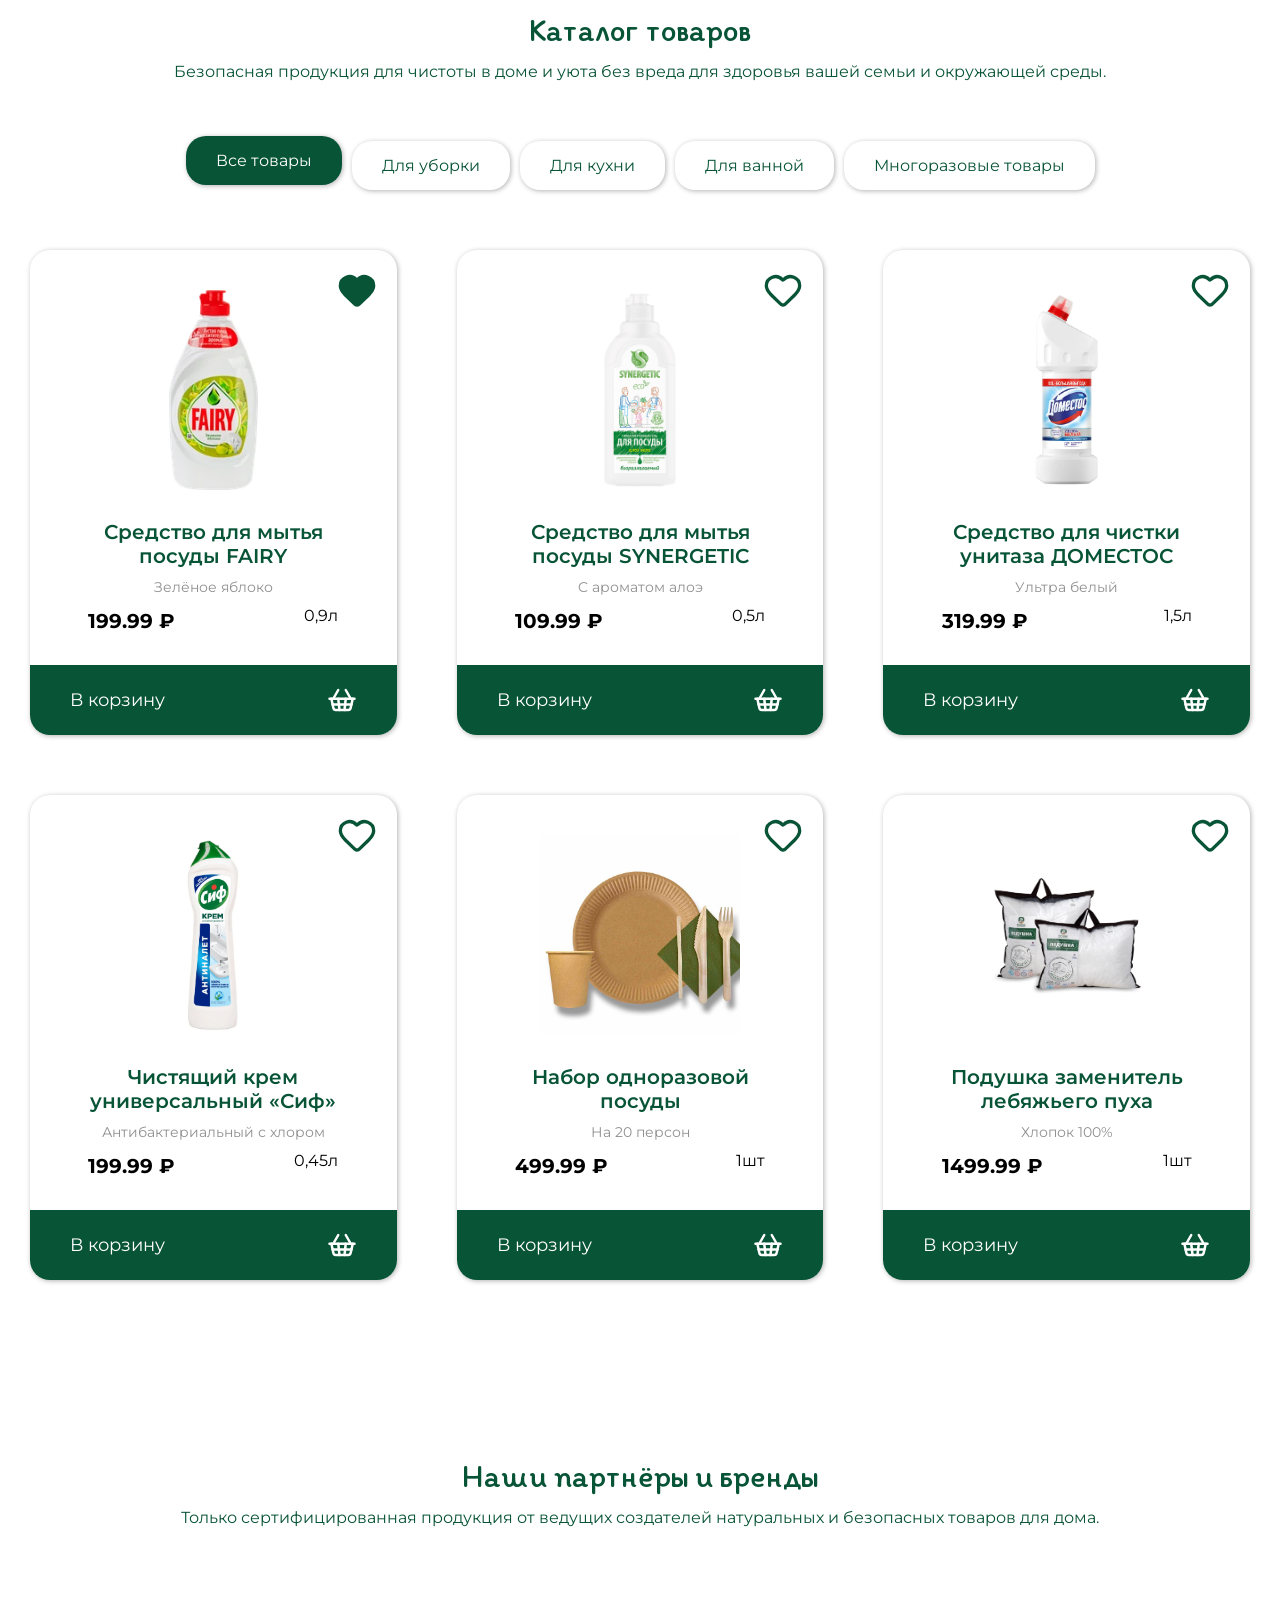
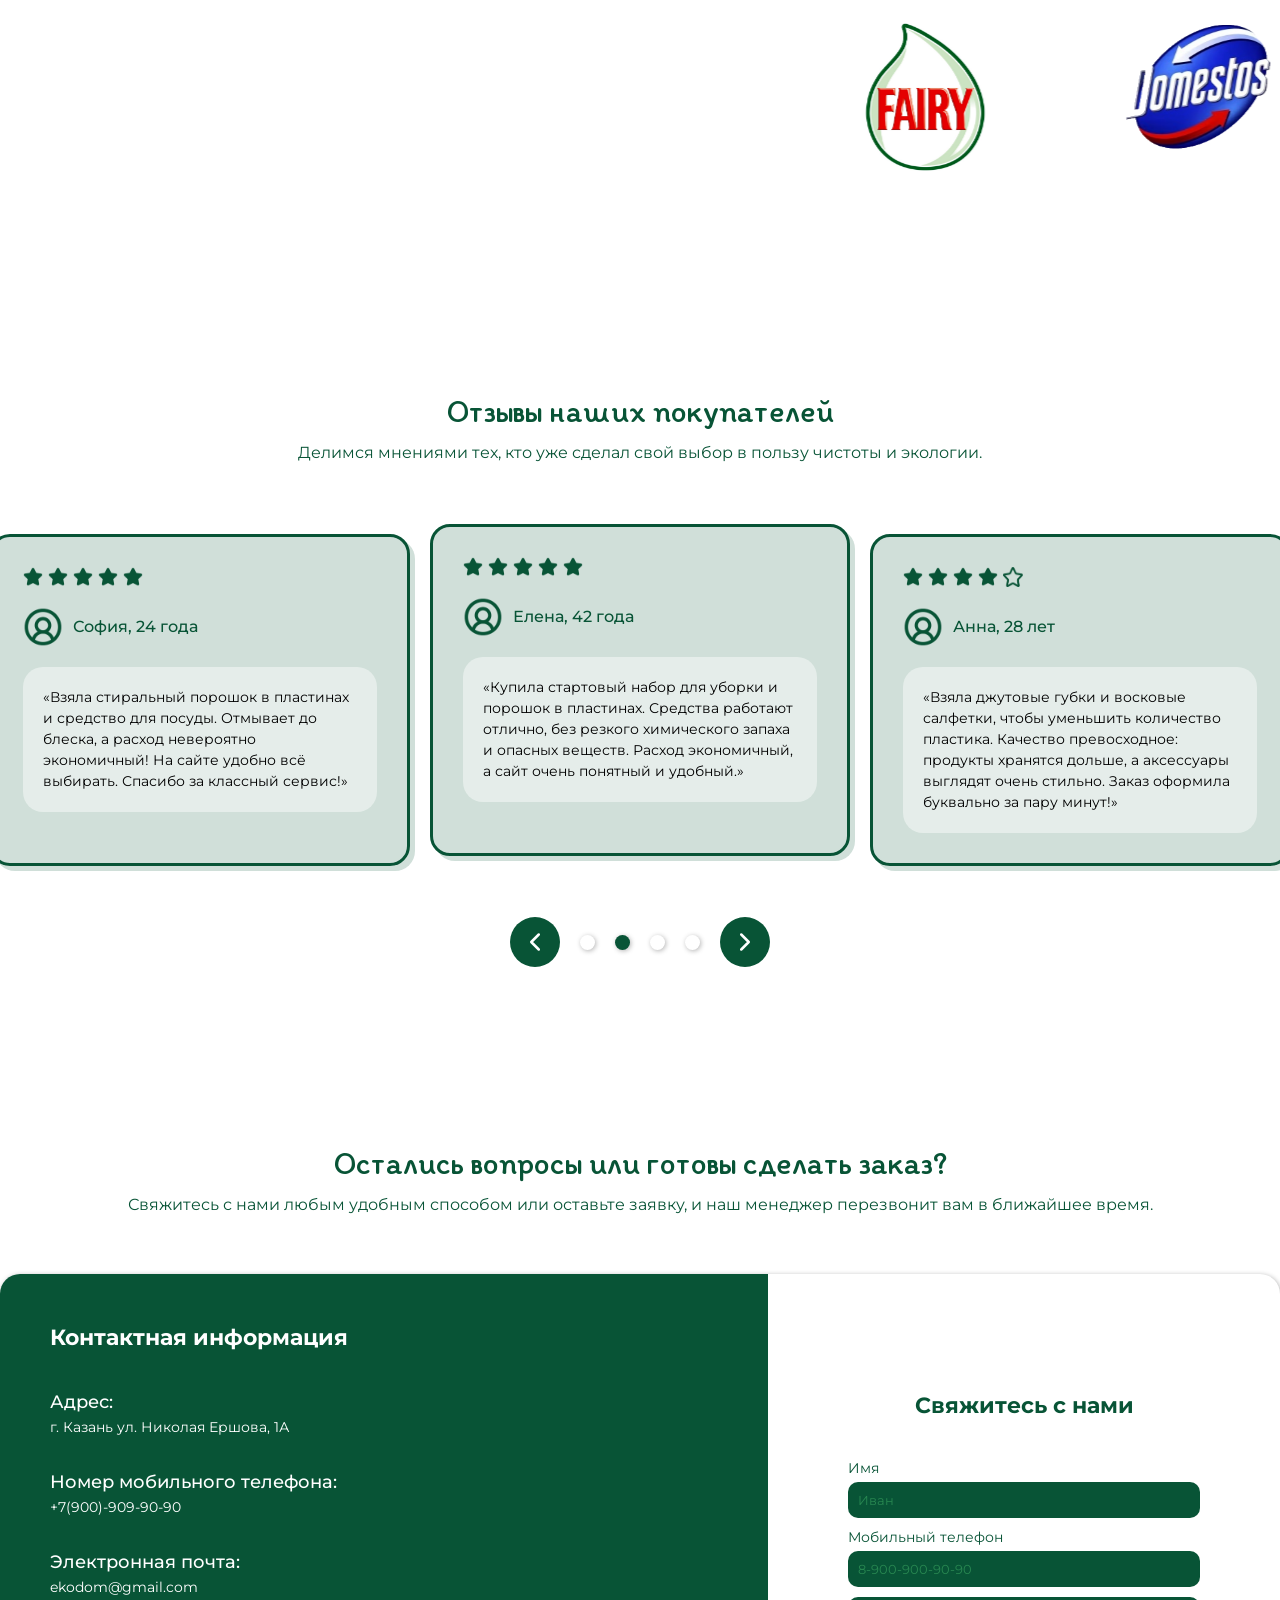
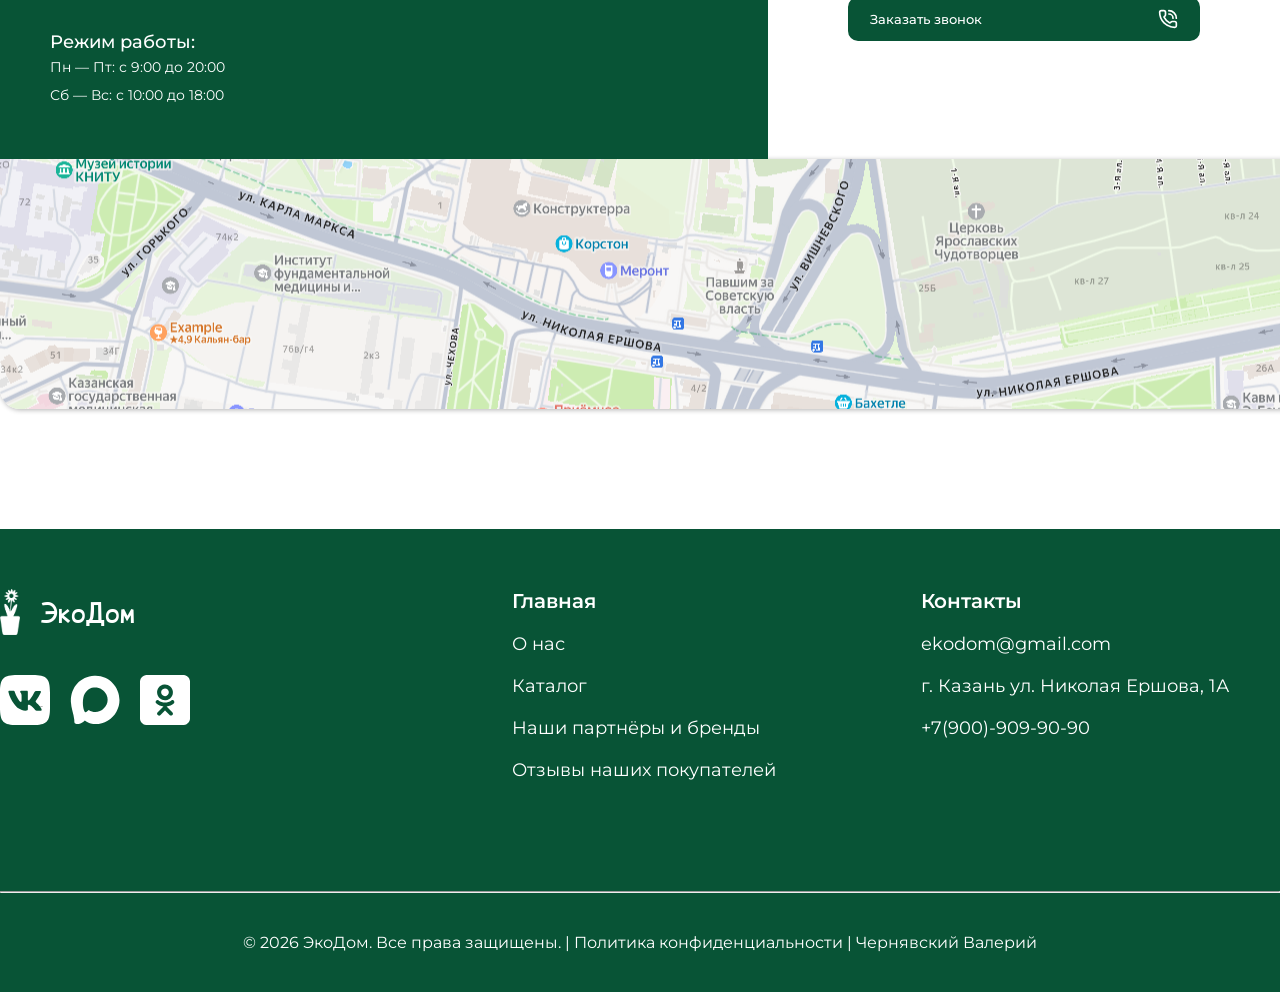
<file: ЭкоДом/index.html>
<!DOCTYPE html>
<html lang="en">

    <head>
        <meta charset="UTF-8">
        <meta name="viewport" content="width=device-width, initial-scale=1.0">
        <title>ЭкоДом</title>
        <link rel="stylesheet" href="Assets/CSS/style.css">
        <link rel="shortcut icon" href="Assets/Image/header/favicon.svg"
            type="image/x-icon">
    </head>

    <body>
        <!-- header start -->
        <header>
            <div class="header-block container">
                <div class="logo">
                    <img src="Assets/Image/header/logo.webp" alt>
                    <p>ЭкоДом</p>
                </div>
                <nav>
                    <a href="#">Главная</a>
                    <a href="#adv">О нас</a>
                    <a href ="#catalog">Каталог</a>
                    <a href="#review">Отзывы</a>
                    <a href="#contacts">Контакты</a>

                </nav>
                <div class="nav-icon">

                    <!-- <a href="tel:+78909009090">+7(900)-900-90-90</a> -->
                    <img src="Assets/Image/header/search.svg" alt>
                    <img src="Assets/Image/header/cart.svg" alt>
                    <img src="Assets/Image/header/user.svg" alt>
                </div>
            </div>
        </header>
        <!-- header - end -->

        <!-- banner - start -->
        <div class="banner">
            <div class="banner-block container">
                <div class="text_banner">
                    <h1>Забота о доме начинается с заботы о природе</h1>
                    <p>Экологичные товары, безопасная бытовая химия и
                        многоразовые аксессуары для тех, кто бережёт здоровье
                        семьи и планетy</p>
                    <div class="btn_banner">
                        <a href="#catalog" id="btn_catalog">Перейти в каталог</a>
                        <a href="#adv" id="btn_onac">Узнать о нас</a>
                    </div>
                </div>
                <div class="banner_img">
                    <img src="Assets/Image/banner/bg_banner.webp" alt>
                </div>
            </div>
        </div>
        <!-- banner - start -->

        <!-- advantages - start -->
        <div class="advantages mar-120" id="adv">
            <div class="tittle">
                <h2>Почему выбирают нас</h2>
                <p>Маленькие ежедневные привычки, которые меняют мир к
                    лучшему</p>
            </div>
            <div class="adv-block container">
                <div class="adv">
                    <div class="icon">
                        <img src="Assets/Image/advantages/icon_sostav.webp" alt>
                    </div>

                    <div class="text_adv">
                        <h3>Продуманный состав</h3>
                        <p>100% безопасность для семьи и планеты</p>
                    </div>
                </div>
                <div class="adv">
                    <div class="icon">
                        <img src="Assets/Image/advantages/icon_ecology.webp" id="icon_ecology" alt="">
                    </div>

                    <div class="text_adv">
                        <h3>Меньше одноразовой упаковки</h3>
                        <p>Осознанный подход к экологии</p>
                    </div>
                </div>
                <div class="adv">
                    <div class="icon">
                        <img src="Assets/Image/advantages/icon_delivery.webp"
                            alt>
                    </div>

                    <div class="text_adv">
                        <h3>Удобная доставка</h3>
                        <p>Быстро, бережно и в любой регион</p>
                    </div>
                </div>
            </div>
        </div>
        <!-- advantages - start -->

        <!-- catalog - start  -->
        <div class="catalog container mar-120" id="catalog">
            <div class="tittle block_white">
                <h2>Каталог товаров</h2>
                <p>Безопасная продукция для чистоты в доме и уюта без вреда для
                    здоровья вашей семьи и окружающей среды.</p>
            </div>
            <div class="fillter">
                <a href="#" id="active">Все товары</a>
                <a href="#">Для уборки</a>
                <a href="#">Для кухни</a>
                <a href="#">Для ванной</a>
                <a href="#">Многоразовые товары</a>
            </div>
            <div class="catalog-card">
                <div class="card">
                    <div class="card_block">
                        <img src="Assets/Image/catalog/card1.webp" alt="">
                        <h3>Средство для мытья посуды FAIRY</h3>
                        <p class="opic">Зелёное яблоко</p>
                        <div class="price_ed">
                            <p class="price">199.99 ₽</p>
                            <p class="ed_ism">0,9л</p>
                        </div>
                    </div>
                    <button class="btn_card">
                        В корзину
                        <svg xmlns="http://www.w3.org/2000/svg" width="30"
                            height="30" viewBox="0 0 24 24" fill="none"
                            stroke="currentColor" stroke-width="2"
                            stroke-linecap="round" stroke-linejoin="round"
                            class="lucide lucide-shopping-basket preview-icon">
                            <path d="m15 11-1 9" />
                            <path d="m19 11-4-7" />
                            <path d="M2 11h20" />
                            <path
                                d="m3.5 11 1.6 7.4a2 2 0 0 0 2 1.6h9.8a2 2 0 0 0 2-1.6l1.7-7.4" />
                            <path d="M4.5 15.5h15" />
                            <path d="m5 11 4-7" />
                            <path d="m9 11 1 9" />
                        </svg>
                    </button>
                    <svg xmlns="http://www.w3.org/2000/svg" width="40"
                        height="40" viewBox="0 0 24 24" fill="none"
                        stroke="currentColor" stroke-width="2"
                        stroke-linecap="round" stroke-linejoin="round"
                        class="heart"
                        id="active_heart">
                        <path
                            d="M2 9.5a5.5 5.5 0 0 1 9.591-3.676.56.56 0 0 0 .818 0A5.49 5.49 0 0 1 22 9.5c0 2.29-1.5 4-3 5.5l-5.492 5.313a2 2 0 0 1-3 .019L5 15c-1.5-1.5-3-3.2-3-5.5" />
                    </svg>

                </div>
                <div class="card">
                    <div class="card_block">
                        <img src="Assets/Image/catalog/card2.webp" alt>
                        <h3>Средство для мытья посуды SYNERGETIC</h3>
                        <p class="opic">C ароматом алоэ</p>
                        <div class="price_ed">
                            <p class="price">109.99 ₽</p>
                            <p class="ed_ism">0,5л</p>
                        </div>

                    </div>
                    <button class="btn_card">
                        В корзину
                        <svg xmlns="http://www.w3.org/2000/svg" width="30"
                            height="30" viewBox="0 0 24 24" fill="none"
                            stroke="currentColor" stroke-width="2"
                            stroke-linecap="round" stroke-linejoin="round"
                            class="lucide lucide-shopping-basket preview-icon">
                            <path d="m15 11-1 9" />
                            <path d="m19 11-4-7" />
                            <path d="M2 11h20" />
                            <path
                                d="m3.5 11 1.6 7.4a2 2 0 0 0 2 1.6h9.8a2 2 0 0 0 2-1.6l1.7-7.4" />
                            <path d="M4.5 15.5h15" />
                            <path d="m5 11 4-7" />
                            <path d="m9 11 1 9" />
                        </svg>
                    </button>
                    <svg xmlns="http://www.w3.org/2000/svg" width="40"
                        height="40" viewBox="0 0 24 24" fill="none"
                        stroke="currentColor" stroke-width="2"
                        stroke-linecap="round" stroke-linejoin="round"
                        class="heart">
                        <path
                            d="M2 9.5a5.5 5.5 0 0 1 9.591-3.676.56.56 0 0 0 .818 0A5.49 5.49 0 0 1 22 9.5c0 2.29-1.5 4-3 5.5l-5.492 5.313a2 2 0 0 1-3 .019L5 15c-1.5-1.5-3-3.2-3-5.5" />
                    </svg>
                </div>
                <div class="card">
                    <div class="card_block">
                        <img src="Assets/Image/catalog/card3.webp" alt>
                        <h3>Средство для чистки унитаза ДОМЕСТОС</h3>
                        <p class="opic">Ультра белый</p>
                        <div class="price_ed">
                            <p class="price">319.99 ₽</p>
                            <p class="ed_ism">1,5л</p>
                        </div>
                    </div>
                    <button class="btn_card">
                        В корзину
                        <svg xmlns="http://www.w3.org/2000/svg" width="30"
                            height="30" viewBox="0 0 24 24" fill="none"
                            stroke="currentColor" stroke-width="2"
                            stroke-linecap="round" stroke-linejoin="round"
                            class="lucide lucide-shopping-basket preview-icon">
                            <path d="m15 11-1 9" />
                            <path d="m19 11-4-7" />
                            <path d="M2 11h20" />
                            <path
                                d="m3.5 11 1.6 7.4a2 2 0 0 0 2 1.6h9.8a2 2 0 0 0 2-1.6l1.7-7.4" />
                            <path d="M4.5 15.5h15" />
                            <path d="m5 11 4-7" />
                            <path d="m9 11 1 9" />
                        </svg>
                    </button>
                    <svg xmlns="http://www.w3.org/2000/svg" width="40"
                        height="40" viewBox="0 0 24 24" fill="none"
                        stroke="currentColor" stroke-width="2"
                        stroke-linecap="round" stroke-linejoin="round"
                        class="heart">
                        <path
                            d="M2 9.5a5.5 5.5 0 0 1 9.591-3.676.56.56 0 0 0 .818 0A5.49 5.49 0 0 1 22 9.5c0 2.29-1.5 4-3 5.5l-5.492 5.313a2 2 0 0 1-3 .019L5 15c-1.5-1.5-3-3.2-3-5.5" />
                    </svg>
                </div>
                <div class="card">
                    <div class="card_block">
                        <img src="Assets/Image/catalog/card4.webp" alt>
                        <h3>Чистящий крем универсальный «Сиф»</h3>
                        <p class="opic">Антибактериальный с хлором</p>
                        <div class="price_ed">
                            <p class="price">199.99 ₽</p>
                            <p class="ed_ism">0,45л</p>
                        </div>
                    </div>
                    <button class="btn_card">
                        В корзину
                        <svg xmlns="http://www.w3.org/2000/svg" width="30"
                            height="30" viewBox="0 0 24 24" fill="none"
                            stroke="currentColor" stroke-width="2"
                            stroke-linecap="round" stroke-linejoin="round"
                            class="lucide lucide-shopping-basket preview-icon">
                            <path d="m15 11-1 9" />
                            <path d="m19 11-4-7" />
                            <path d="M2 11h20" />
                            <path
                                d="m3.5 11 1.6 7.4a2 2 0 0 0 2 1.6h9.8a2 2 0 0 0 2-1.6l1.7-7.4" />
                            <path d="M4.5 15.5h15" />
                            <path d="m5 11 4-7" />
                            <path d="m9 11 1 9" />
                        </svg>
                    </button>
                    <svg xmlns="http://www.w3.org/2000/svg" width="40"
                        height="40" viewBox="0 0 24 24" fill="none"
                        stroke="currentColor" stroke-width="2"
                        stroke-linecap="round" stroke-linejoin="round"
                        class="heart">
                        <path
                            d="M2 9.5a5.5 5.5 0 0 1 9.591-3.676.56.56 0 0 0 .818 0A5.49 5.49 0 0 1 22 9.5c0 2.29-1.5 4-3 5.5l-5.492 5.313a2 2 0 0 1-3 .019L5 15c-1.5-1.5-3-3.2-3-5.5" />
                    </svg>

                </div>
                <div class="card">
                    <div class="card_block">
                        <img src="Assets/Image/catalog/сard5.webp"
                            alt="Альбета">
                        <h3>Набор одноразовой посуды</h3>
                        <p class="opic">На 20 персон</p>
                        <div class="price_ed">
                            <p class="price">499.99 ₽</p>
                            <p class="ed_ism">1шт</p>
                        </div>
                    </div>
                    <button class="btn_card">
                        В корзину
                        <svg xmlns="http://www.w3.org/2000/svg" width="30"
                            height="30" viewBox="0 0 24 24" fill="none"
                            stroke="currentColor" stroke-width="2"
                            stroke-linecap="round" stroke-linejoin="round"
                            class="lucide lucide-shopping-basket preview-icon">
                            <path d="m15 11-1 9" />
                            <path d="m19 11-4-7" />
                            <path d="M2 11h20" />
                            <path
                                d="m3.5 11 1.6 7.4a2 2 0 0 0 2 1.6h9.8a2 2 0 0 0 2-1.6l1.7-7.4" />
                            <path d="M4.5 15.5h15" />
                            <path d="m5 11 4-7" />
                            <path d="m9 11 1 9" />
                        </svg>
                    </button>
                    <svg xmlns="http://www.w3.org/2000/svg" width="40"
                        height="40" viewBox="0 0 24 24" fill="none"
                        stroke="currentColor" stroke-width="2"
                        stroke-linecap="round" stroke-linejoin="round"
                        class="heart">
                        <path
                            d="M2 9.5a5.5 5.5 0 0 1 9.591-3.676.56.56 0 0 0 .818 0A5.49 5.49 0 0 1 22 9.5c0 2.29-1.5 4-3 5.5l-5.492 5.313a2 2 0 0 1-3 .019L5 15c-1.5-1.5-3-3.2-3-5.5" />
                    </svg>

                </div>
                <div class="card">
                    <div class="card_block">
                        <img src="Assets/Image/catalog/сard6.webp" alt>
                        <h3>Подушка заменитель лебяжьего пуха</h3>
                        <p class="opic">Хлопок 100%</p>
                        <div class="price_ed">
                            <p class="price">1499.99 ₽</p>
                            <p class="ed_ism">1шт</p>
                        </div>
                    </div>
                    <button class="btn_card">
                       В корзину
                        <svg xmlns="http://www.w3.org/2000/svg" width="30"
                            height="30" viewBox="0 0 24 24" fill="none"
                            stroke="currentColor" stroke-width="2"
                            stroke-linecap="round" stroke-linejoin="round"
                            class="lucide lucide-shopping-basket preview-icon">
                            <path d="m15 11-1 9" />
                            <path d="m19 11-4-7" />
                            <path d="M2 11h20" />
                            <path
                                d="m3.5 11 1.6 7.4a2 2 0 0 0 2 1.6h9.8a2 2 0 0 0 2-1.6l1.7-7.4" />
                            <path d="M4.5 15.5h15" />
                            <path d="m5 11 4-7" />
                            <path d="m9 11 1 9" />
                        </svg>
                    </button>
                    <svg xmlns="http://www.w3.org/2000/svg" width="40"
                        height="40" viewBox="0 0 24 24" fill="none"
                        stroke="currentColor" stroke-width="2"
                        stroke-linecap="round" stroke-linejoin="round"
                        class="heart">
                        <path
                            d="M2 9.5a5.5 5.5 0 0 1 9.591-3.676.56.56 0 0 0 .818 0A5.49 5.49 0 0 1 22 9.5c0 2.29-1.5 4-3 5.5l-5.492 5.313a2 2 0 0 1-3 .019L5 15c-1.5-1.5-3-3.2-3-5.5" />
                    </svg>
                </div>
            </div>
        </div>
        <!-- catalog - end  -->

        <!-- partners - start -->

        <div class="partners-block mar-120">
            <div class="tittle block_white">
                <h2>Наши партнёры и бренды</h2>
                <p>Только сертифицированная продукция от ведущих создателей
                    натуральных и безопасных товаров для дома.
                </p>
            </div>
            <marquee class="partners-catalog" scrollamount="15">
                <div class="marquee_catalog">
                    <div class="part">
                        <img src="Assets/Image/partners/logo-fairy.jpg" alt
                            id="fairy">
                    </div>
                    <div class="part">
                        <img src="Assets/Image/partners/domestos-logo.png" alt
                            id="domestos">
                    </div>
                    <div class="part">
                        <img src="Assets/Image/partners/logo-cif.jpg" alt
                            id="cif">
                    </div>
                    <div class="part">
                        <img src="Assets/Image/partners/logo-albeta.svg" alt
                            id="albeta">
                    </div>
                    <div class="part">
                        <img src="Assets/Image/partners/logo-synergetic.png" alt
                            id="synergetic">
                    </div>
                    <div class="part">
                        <img src="Assets/Image/partners/logo-renome.png" alt
                            id="renome">
                    </div>
                </div>

            </marquee>
        </div>

        <!-- partners - end -->

        <!-- review - start -->
        <div class="review mar-120" id="review">
            <div class="tittle block_white">
                <h2>Отзывы наших покупателей</h2>
                <p>Делимся мнениями тех, кто уже сделал свой выбор в пользу
                    чистоты и экологии.</p>
            </div>
            <div class="review_catalog container_review">
                <div class="review_card out">
                    <div class="star">
                        <img src="Assets/Image/review/star_fil.webp" alt>
                        <img src="Assets/Image/review/star_fil.webp" alt>
                        <img src="Assets/Image/review/star_fil.webp" alt>
                        <img src="Assets/Image/review/star_fil.webp" alt>
                        <img src="Assets/Image/review/star_fil.webp" alt>
                    </div>
                    <div class="avatar">
                        <img src="Assets/Image/review/user_avatar.webp" alt>
                        <h3>Елена, 42 года</h3>
                    </div>
                    <p>
                        «Заказывала стартовый набор для уборки. Средства
                        отличные, без резкого химического запаха! Очень рада,
                        что открыла для себя "Эко Дом" — теперь забочусь о
                        чистоте без вреда для семьи.»
                    </p>
                </div>
                <div class="review_catalog_cont container">
                    <div class="review_card" >
                        <div class="star">
                            <img src="Assets/Image/review/star_fil.webp" alt>
                            <img src="Assets/Image/review/star_fil.webp" alt>
                            <img src="Assets/Image/review/star_fil.webp" alt>
                            <img src="Assets/Image/review/star_fil.webp" alt>
                            <img src="Assets/Image/review/star_fil.webp" alt>
                        </div>
                        <div class="avatar">
                            <img src="Assets/Image/review/user_avatar.webp" alt>
                            <h3>София, 24 года</h3>
                        </div>
                        <p>
                            «Взяла стиральный порошок в пластинах и средство для
                            посуды. Отмывает до блеска, а расход невероятно
                            экономичный! На сайте удобно всё выбирать. Спасибо
                            за
                            классный сервис!»
                        </p>

                    </div>
                    <div class="review_card" id="active_review">
                        <div class="star">
                            <img src="Assets/Image/review/star_fil.webp" alt>
                            <img src="Assets/Image/review/star_fil.webp" alt>
                            <img src="Assets/Image/review/star_fil.webp" alt>
                            <img src="Assets/Image/review/star_fil.webp" alt>
                            <img src="Assets/Image/review/star_fil.webp" alt>
                        </div>
                        <div class="avatar">
                            <img src="Assets/Image/review/user_avatar.webp" alt>
                            <h3>Елена, 42 года</h3>
                        </div>
                        <p>
                            «Купила стартовый набор для уборки и порошок в
                            пластинах. Средства работают отлично, без резкого
                            химического запаха и опасных веществ. Расход
                            экономичный, а сайт очень понятный и удобный.»
                        </p>
                    </div>
                    <div class="review_card">
                        <div class="star">
                            <img src="Assets/Image/review/star_fil.webp" alt>
                            <img src="Assets/Image/review/star_fil.webp" alt>
                            <img src="Assets/Image/review/star_fil.webp" alt>
                            <img src="Assets/Image/review/star_fil.webp" alt>
                            <img src="Assets/Image/review/star_stroke.webp" alt>
                        </div>
                        <div class="avatar">
                            <img src="Assets/Image/review/user_avatar.webp" alt>
                            <h3>Анна, 28 лет</h3>
                        </div>
                        <p>
                            «Взяла джутовые губки и восковые салфетки, чтобы
                            уменьшить количество пластика. Качество
                            превосходное:
                            продукты хранятся дольше, а аксессуары выглядят
                            очень
                            стильно. Заказ оформила буквально за пару минут!»
                        </p>
                    </div>
                </div>
                <div class="review_card out">
                    <div class="star">
                        <img src="Assets/Image/review/star_fil.webp" alt>
                        <img src="Assets/Image/review/star_fil.webp" alt>
                        <img src="Assets/Image/review/star_fil.webp" alt>
                        <img src="Assets/Image/review/star_fil.webp" alt>
                        <img src="Assets/Image/review/star_fil.webp" alt>
                    </div>
                    <div class="avatar">
                        <img src="Assets/Image/review/user_avatar.webp" alt>
                        <h3>Дарья, 42 года</h3>
                    </div>
                    <p>
                        «Отличный магазин с правильной философией! Взяла
                        эко-гель для посуды и хлопковые мешочки для овощей.
                        Посуда отмывается идеально.»
                    </p>
                </div>
            </div>
            <div class="slider">
                <svg xmlns="http://www.w3.org/2000/svg" width="50" height="50"
                    viewBox="0 0 24 24" fill="none"
                    stroke="#ffffff" stroke-width="2" stroke-linecap="round"
                    stroke-linejoin="round"
                    class="arrow">
                    <path d="m15 18-6-6 6-6" />
                </svg>

                <div class="slid" ></div>
                <div class="slid" id="active_slid"></div>
                <div class="slid" ></div>
                <div class="slid"></div>
                <svg width="50" height="50" viewBox="0 0 24 24" fill="none"
                    stroke="#ffffff" stroke-width="2"
                    stroke-linecap="round" stroke-linejoin="round"
                    class="arrow">
                    <path d="m9 18 6-6-6-6" />
                </svg>
            </div>

            <!-- review - end -->

            <!-- form_contacts - start -->
            <div class="form_contacts container mar-120" id="contacts">
                <div class="tittle block_white" >
                    <h2>Остались вопросы или готовы сделать заказ?</h2>
                    <p>Свяжитесь с нами любым удобным способом или оставьте
                        заявку, и наш менеджер перезвонит вам в ближайшее
                        время.</p>
                </div>
                <div class="form_contacts_block">
                    <div class="contacts">
                        <h3 class="zag">Контактная информация</h3>
                        <ul>
                            <li>
                                <h3>Адрес:</h3>
                                <p> г. Казань ул. Николая Ершова, 1А</p>
                            </li>
                            <li>
                                <h3>Номер мобильного телефона:</h3>
                                <p>+7(900)-909-90-90</p>
                            </li>
                            <li>
                                <h3>Электронная почта:</h3>
                                <p>ekodom@gmail.com</p>
                            </li>
                            <li>
                                <h3>Режим работы:</h3>
                                <p>Пн — Пт: с 9:00 до 20:00 <br>
                                    Сб — Вс: с 10:00 до 18:00</p>
                            </li>
                        </ul>
                    </div>
                    <div class="form">
                        <div class="zag-block">
                            <h3 class="zag">Cвяжитесь с нами</h3>
                        </div>
                        <form>
                            <div class="input">
                                <label>Имя</label>
                                <input type="text" placeholder="Иван">
                            </div>
                            <div class="input">
                                <label>Мобильный телефон</label>
                                <input type="tel" placeholder="8-900-900-90-90">
                            </div>
                            <button id="btn_form">
                                Заказать звонок
                                <svg xmlns="http://www.w3.org/2000/svg"
                                    width="20" height="20" viewBox="0 0 24 24"
                                    fill="none" stroke="currentColor"
                                    stroke-width="2" stroke-linecap="round"
                                    stroke-linejoin="round" class="phone_icon">
                                    <path d="M13 2a9 9 0 0 1 9 9" />
                                    <path d="M13 6a5 5 0 0 1 5 5" />
                                    <path
                                        d="M13.832 16.568a1 1 0 0 0 1.213-.303l.355-.465A2 2 0 0 1 17 15h3a2 2 0 0 1 2 2v3a2 2 0 0 1-2 2A18 18 0 0 1 2 4a2 2 0 0 1 2-2h3a2 2 0 0 1 2 2v3a2 2 0 0 1-.8 1.6l-.468.351a1 1 0 0 0-.292 1.233 14 14 0 0 0 6.392 6.384" />
                                </svg>
                            </button>
                        </form>

                    </div>
                </div>
                <div class="map">

                </div>
            </div>
            <!-- form_contacts - end -->

            <!-- footer - start -->
            <footer class="mar-120">
                <div class="footer-block container">
                    <div class="contact">
                        <div class="logo">
                            <img class="logo_img"
                                src="Assets/Image/header/logo.webp"
                                alt>
                            <p>ЭкоДом</p>
                        </div>
                        <div class="messengers">
                            
                            <a href="https://vk.ru/feed">
                                <img
                                    src="Assets/Image/footer/vk-svgrepo-com.svg"
                                    alt>
                            </a>
                            <a href="https://max.ru/">
                                <img src="Assets/Image/footer/Max_logo.svg" alt>
                            </a>
                            <a href="https://ok.ru/">
                                <img
                                    src="Assets/Image/footer/free-icon-odnoklassniki-3291683.svg"
                                    alt>
                            </a>
                        </div>
                    </div>
                    <div class="nav_footer">
                        <p id="main">Главная</p>
                        <a href="#tour">О нас</a>
                        <a href="#advantages">Каталог</a>
                        <a href="#spec">Наши партнёры и бренды</a>
                        <a href="#faq">Отзывы наших покупателей</a>
                    </div>
                    <div class="nav_footer" id="contact">
                        <p id="main2">Контакты</p>
                        <a
                            href="mailto:eekodom@gmail.com">ekodom@gmail.com</a>
                        <a
                            href="https://yandex.ru/maps/43/kazan/house/ulitsa_akademika_sakharova_26_156/YEAYdAVhSk0HQFtvfXt5c3VkYw==/?ll=49.221380%2C55.782978&utm_referrer=https%3A%2F%2Fwww.google.com%2F&z=16">г. Казань ул. Николая Ершова, 1А</a>
                        <a href="tel:+79009099090">+7(900)-909-90-90</a>
                    </div>
                </div>
                <hr>
                <div class="copirite container">
                    <p>
                        © 2026 ЭкоДом. Все права защищены. | <a href="Assets/Doc/pdf2.pdf" target="_blank">Политика конфиденциальности</a> | Чернявский Валерий
                    </p>
                    
                </div>
            </footer>
            <!-- footer - end -->

        </div>

    </body>

</html>
</file>
<file: Rivo/CSS/style.css>
* {
    margin: 0;
    padding: 0;
    box-sizing: border-box;
    text-decoration: none;
    transition: 0.5s;
}

@font-face {
    font-family: "banner-h2";
    src: url(../Fonts/Rufina-Bold.ttf);
}

.container {
    max-width: 1377px;
    margin: 0 auto;
}

section {
    background-color: #C2EFD4;
}

.tittle {
    text-align: center;
}

.tittle h1 {
    font-size: 50px;
    font-family: Roboto Slab;
    font-weight: 700;
    color: #224F34;
    margin-bottom: 37px;
}

.tittle #popularity_h1 {
    font-size: 64px;
}

.tittle p {
    font-size: 22px;
    font-family: Montserrat;
    font-weight: 500;
    color: #224F34;
    margin-bottom: 80px;
}

header {
    display: flex;
    justify-content: space-between;
    align-items: center;
    padding-top: 54px;
    position: relative;
    z-index: 1;
}

.logo h2 {
    color: #224F34;
    font-size: 40px;
    font-family: "Elephant";
    font-weight: normal;
}

nav {
    display: flex;
    gap: 90px;
    align-items: center;
}

.a_nav {
    display: flex;
    gap: 30px;
}

nav a {
    color: #224F34;
    font-size: 22px;
    font-family: "Montserrat";
    font-weight: 500;
    text-transform: uppercase;
}

.a_nav a:hover{
    transform: scale(1.2);
    display: flex;
}



.icons_login_header {
    display: flex;
    align-items: center;
    gap: 57px;
}

.icons_login_header .login {
    padding: 11px 44px;
    border: 2px solid #224F34;
}

.icons_login_header .login:hover{
    background-color: #224F34;
    color: #C2EFD4;
}

.basket {
    margin-top: 10px;
}

.banner {
    display: flex;
    justify-content: space-between;
    align-items: center;
    padding: 128px 0 166px 0;
    margin-bottom: 114px;
}

.banner_text {
    width: 664px;
}

.banner_text h2 {
    font-family: Arial, Helvetica, sans-serif;
    font-size: 86px;
    font-weight: bold;
    color: #224F34;
}

.banner_text h2 span {
    font-family: banner-h2;
    font-size: 86px;
    font-weight: bold;
    color: #224F34;
}

.banner_text p {
    font-family: Montserrat;
    font-size: 24px;
    font-weight: 500;
    color: #224F34;
    line-height: 1.5;
    padding: 27px 0 41px 0;
}

.banner_text a {
    background-color: #224F34;
    border: 2px solid #224F34;
    padding: 22px 59px;
    color: white;
    font-family: Montserrat;
    text-transform: uppercase;
    display: inline-block;
    filter: drop-shadow(0px 4px 4px rgba(0, 0, 0, 0.29));
}

.banner_text a:hover{
     background-color: transparent;
     color: #224F34;
}

.grid_crug {
    display: grid;
    grid-template-columns: repeat(4, max-content);
    grid-template-rows: repeat(4, max-content);
    gap: 30px;
    row-gap: 30px;
    position: absolute;
    z-index: 1;
    bottom: 83px;
    left: 24px;
}

#grid_crug2 {
    position: absolute;
    z-index: 1;
    top: 155px;
    left: 439px;
}

.crug {
    width: 8px;
    height: 8px;
    background-color: #224F34;
    border-radius: 100%;
    gap: 30px;
    row-gap: 30px;
}

.banner_img {
    position: relative;
    z-index: 1;
}

.tittle {
    text-align: center;
}

.catalog_popularity_card {
    display: flex;
    flex-wrap: wrap;
    justify-content: center;
    gap: 43px;
    margin-bottom: 185px;
}

.catalog_card {
    display: flex;
    flex-wrap: wrap;
    justify-content: center;
    margin-bottom: 195px;
}

.card {
    display: flex;
    flex-direction: column;
    align-items: center;
    flex: 1;
}

.card p {
    margin-top: 51px;
    font-size: 22px;
    font-weight: 600;
    font-family: Montserrat;
    color: #373737;
}

.price_ocenka {
    display: flex;
    margin-top: 11px;
}

.price_ocenka h2 {
    font-size: 22px;
    font-family: Montserrat;
    font-weight: 500;
    color: #454545;

    border-right: 1px solid #000000;
}

.price_ocenka h2,
.ocenka {
    padding: 3px 48px;
}

.ocenka {
    display: flex;
    gap: 9px;
}

.ocenka h5 {
    font-size: 22px;
    font-family: Montserrat;
    font-weight: 500;
    color: #454545;
}

.ocenka img {
    width: 24px;
    height: 24px;
}

#card_catalog {
    margin-bottom: 82px;
}

.catalog_popularity a {
    padding: 16px 55px;
    border: 2px solid #224F34;
    border-radius: 3px;
    display: block;
    font-size: 22px;
    font-family: Montserrat;
    font-weight: 500;
    color: #224F34;
    margin-top: 80px;
}

.catalog_popularity a:hover{
    border: 1px solid white;
    background-color: #224F34;
    color: white;
}

#tittle_catalog {
    margin-bottom: 70px;
}

.nav_catalog {
    margin: 0 auto;
    display: flex;
    justify-content: center;
    gap: 30px;
    margin-bottom: 80px;
}

.nav_catalog a {
    color: #454545;
    font-family: Montserrat;
    text-transform: uppercase;
    font-weight: 500;
    padding-bottom: 3px;
    border-bottom: 1px solid white;
}

.nav_catalog a:hover {
    color: #224F34;
    border-bottom: 2px solid #224F34;
}

.nav_catalog a.active {
    border-bottom: 2px solid #224F34;
}

.img_cat {
    background-color: #EAEBF0;
}

.banner_main {
    display: flex;
    justify-content: space-between;
    align-items: center;
    background-color: #C2EFD4;

    margin-bottom: 218px;
    padding: 0 27px 0 81px;
}

.text {
    margin-left: 27px;
}

.text h2 {
    font-size: 46px;
    color: #224F34;
    font-family: Roboto Slab;
    font-weight: bold;
}

.text #wi_p {
    font-size: 22px;
    color: #224F34;
    font-family: Montserrat;
    font-weight: 500;

    display: inline-block;
    width: 629px;
    margin: 20px 0 40px 0;
}

.calendar {
    display: flex;
    gap: 35px;
    margin-bottom: 40px;
}

.number {
    display: flex;
    flex-direction: column;
    align-items: center;
    padding: 16px 29px;
    background-color: #ffffff;
}

.number h5 {
    font-size: 32px;
    color: #224F34;
    font-family: Montserrat;
    font-weight: 600;
}

.number p {
    font-size: 16px;
    color: #224F34;
    font-family: Montserrat;
    font-weight: 500;
}

.text a {
    font-size: 20px;
    color: #ffffff;
    font-family: Montserrat;
    font-weight: 500;
    text-transform: uppercase;

    padding: 22px 35px;
    background-color: #224F34;
    border: 2px solid #224F34;
    display: inline-block;
}

.text a:hover{
    background-color: transparent;
    color: #224F34;
}

.banner_main {
    position: relative;
    z-index: 1;
}

.banner_img {
    z-index: 2;
}

#grid_crug3 {
    position: absolute;
    top: 0;
}

.grid_crug_main {
    display: grid;
    grid-template-columns: repeat(4, max-content);
    grid-template-rows: repeat(4, max-content);
    gap: 30px;
    row-gap: 30px;

    position: absolute;
    z-index: 1;
    bottom: 41px;
    left: 41px;
}

.bg_abstract {
    background-color: #DFFBEA;
    width: 190px;
    height: 131px;

    position: absolute;
    z-index: -1;
    bottom: 61px;
    left: 98px;
}

.catalog_category_card {
    display: flex;
    flex-wrap: wrap;
    justify-content: center;
    gap: 43px;
    margin-bottom: 185px;
}

.card_catalog_category {
    display: flex;
    flex-direction: column;
    align-items: center;
    flex: 1;
}

.card_catalog_category h3 {
    font-size: 30px;
    color: #373737;
    font-family: Montserrat;
    font-weight: 600;
    margin-top: 25px;
}

.card_catalog_category p {
    text-align: center;
    font-size: 22px;
    color: #373737;
    font-family: Montserrat;
    font-weight: 500;
    margin-top: 5px;
}

.feedback {
    display: flex;
    flex-direction: column;
}

#tittle_feedback {
    margin-bottom: 109px;
}

.feedback_block {
    display: flex;
    justify-content: space-between;

    gap: 37px;
    margin-bottom: 125px;
}

.feedback_card:nth-child(2n) {
    background-color: #C2EFD4;
}

.feedback_card {
    padding: 18px 22px;
    background-color: #ffffff;
    box-shadow: 0px 7px 30px rgba(0, 0, 0, 0.05);
}

.feedback_card h2 {
    font-size: 60px;
    color: #224F34;
    font-family: Arial, Helvetica, sans-serif;
    font-style: italic;
    font-weight: normal;
}

.feedback_card h5 {
    font-size: 22px;
    color: #224F34;
    font-family: "Roboto Serif";
    font-weight: 600;
    margin-bottom: 30px;
}

.feedback_card p {
    font-size: 18px;
    color: #6F6F6F;
    font-family: Montserrat;
    font-weight: 500;
    margin-bottom: 30px;
}

.nav_feedback {
    margin: 0 auto;
    display: flex;
    justify-content: center;
    gap: 51px;
}


.nav_feedback a {
    padding: 13px 16px;
    background-color: #ffffff;
    display: block;
    filter: drop-shadow(0px 7px 51px rgba(0, 0, 0, 0.1));
}

.nav_feedback a:hover{
    background-color: #C2EFD4;
}

footer {
    background-color: #224F34;
    margin-top: 193px;
}

.footer-block {
    padding: 80px 0;
    display: flex;
    justify-content: space-between;
    gap: 133px;
}

.nav p {
    font-size: 22px;
    color: #ffffff;
    font-family: Roboto Slab;
    font-weight: 500;
    margin: 44px 0 24px 0;
}

.nav_messager {
    display: flex;
    gap: 36px;
}

#zag {
    font-size: 22px;
    color: #ffffff;
    font-family: Roboto Slab;
    font-weight: 500;
    text-transform: uppercase;
    margin-bottom: 7px;
}

.nav_footer {
    display: flex;
    flex-direction: column;
    gap: 18px;
}

.nav_footer a {
    font-size: 20px;
    color: #C2EFD4;
    font-family: Montserrat;
    font-weight: 500;
}

.nav_footer a:hover{
    transform: translateX(10px);
}

.footer_form h2 {
    font-size: 22px;
    color: #ffffff;
    font-family: Roboto Slab;
    font-weight: 500;
    text-transform: uppercase;
    margin-bottom: 25px;
}

form{
    display: flex;

}

form input{
    padding: 14px 30px;
    background-color: #224F34;
    border: 2px solid #A3F3BE;
}

form a {
    padding: 14px 30px;
    background-color: #A3F3BE;
    border: 2px solid #A3F3BE;
    font-size: 20px;
    color: #224F34;
    font-family: Montserrat;
    font-weight: 500;
    text-transform: uppercase;
}

form a:hover{
    background: transparent;
    color: #A3F3BE;
}

input::placeholder{
    color: #ffffff50;
    font-family: Montserrat;
    font-size: 20px;
    font-weight: normal;
}

.text_down{
    display: flex;
    justify-content: end;
}

.text_down p{
    font-size: 20px;
    color: #ffffff;
    font-family: Montserrat;
    font-weight: 600;
    margin-bottom: 7px;
}

.confid{
    display: flex;
    justify-content: space-between;
    align-items: center;
}

.hr{
    width: 73%;
    height: 2px;
    background-color: #A3F3BE;
}
</file>
<file: Профит/assets/css/style.css>
* {
    margin: 0;
    padding: 0;
    box-sizing: border-box;
    text-decoration: none;
    font-family: "main_medium";
    transition: 0.4s;
    scroll-behavior: smooth;
}

@font-face {
    font-family: "main_medium";
    src: url(../fonts/Montserrat-Medium.ttf);
}

@font-face {
    font-family: "main_normal";
    src: url(../fonts/Montserrat-Regular.ttf);
}

@font-face {
    font-family: "banner";
    src: url(../fonts/Nunito-Regular.ttf);
}

@font-face {
    font-family: "tittle";
    src: url(../fonts/Play-Regular.ttf);
}

.container {
    max-width: 1300px;
    margin: 0 auto;
}

.mar-120 {
    margin-top: 120px;
}

/* tittle - start */
.tittle {
    text-align: center;
    padding: 40px;
}

.tittle h2 {
    color: #3153a1;
    margin-bottom: 10px;
    font-size: 28px;
    font-family: "tittle";
    /* font-family: "tittle2"; */
}

.tittle p {
    color: #3153a190;
}

.white_block h2 {
    color: #ffffff;
}

.white_block p {
    color: #ffffff70;
}

/* tittle - end */

/* header - start */
header {
    position: fixed;
    top: 20px;
    width: 100%;
    left: 0;
    right: 0;
    z-index: 999;

}

.header-block {
    display: flex;
    justify-content: space-between;
    align-items: center;
    backdrop-filter: blur(10px);
    background-color: #ffffff20;
    border-radius: 60px;
    padding: 15px 30px;
}

.logo {
    display: flex;
    gap: 20px;
    align-items: center;
}

.logo img {
    width: 60px;
}

.logo p {
    font-size: 22px;
    color: #3153a1;
}

nav {
    display: flex;
    gap:20px;
    background-color: #ffffff;
    border-radius: 999px;
    border: none;
    overflow: hidden;
    position: relative;
    z-index: -1;
    box-shadow: 0 0 5px #00000060;
}

nav a {
    color: #3153a1;
    padding: 15px 30px;
    border-radius: 999px;
    border: none;
    position: relative;
    z-index: 2;
}

nav a:hover {
    color: #ffffff;
    background-color: #3153a1;
}

.btn_header {
    display: flex;
    gap: 10px;
}

.btn_header a {
    padding: 10px 30px;
    display: inline-block;
    background-color: #3153a1;
    color: #ffffff;
    border-radius: 30px;
    box-shadow: 0 0 5px #00000060;
}

#enter {
    color: #3153a1;
    background-color: #ffffff;
    border: none;

    &:hover {
        background-color: #3153a1;
        color: #ffffff;
    }
}

#login:hover {
    background: #ffffff;
    color: #3153a1;
}

/* header - end */

/* banner - start */

.banner {
    background: linear-gradient(#00000090, #00000090),
        linear-gradient(#00000060, #00000060), url(../image/banner/bg_banner.jpg) no-repeat center;
    width: 100vw;
    height: 100%;
    background-size: cover;
    display: flex;
    justify-content: center;
    align-items: center;
    gap: 20px;
    height: 800px;
}

.banner-text {
    text-align: center;
    color: #ffffff;
    width: 750px;
    display: flex;
    flex-direction: column;
    align-items: center;

}

.banner-text h1 {
    line-height: 1.5;
    font-family: "banner";
    font-size: 36px;
}

.banner-text h1 span {
    color: #3153a1;
}


.banner-text a {
    display: inline-block;
    padding: 20px 30px;
    background-color: #3153a1;
    color: #ffffff;
    margin-top: 40px;
    border-radius: 20px;

    &:hover {
        background: #ffffff;
        color: #3153a1;
    }
}

/* banner - end */

/* services - start */
.services-block {
    display: grid;
    grid-template-rows: repeat(2, auto);
    grid-template-columns: repeat(3, 300px);
    justify-items: center;
    justify-content: center;
    gap: 20px 30px;

}

.serv {
    width: 100%;
    position: relative;
    display: flex;
    justify-content: center;
    align-items: center;
    border-radius: 20px;

    &:hover {
        transform: translateY(-10px);
    }
}

.serv img {
    width: 100%;
    position: relative;
    border-radius: 20px;
    object-fit: cover;
}

.text {
    width: 100%;
    height: 100%;
    position: absolute;
    text-align: center;
    display: flex;
    justify-content: space-between;
    text-transform: uppercase;
    line-height: 1.5;
    color: #ffffff;
    color: transparent;
    cursor: pointer;
    border-radius: 20px;

    &:hover {
        backdrop-filter: blur(5px);
        color: #ffffff;
        background-color: #00000070;
    }
    
}

.text h3 {
    font-size: 24px;
    width: 310px;
    display: flex;
    justify-content: center;
    align-items: center;
    padding: 0 20px;
    border-radius: 20px;
}

/* services - end */

/* programms - start */



.fillter {
    display: flex;
    justify-content: center;
    height: 100%;
    background-color: #3153a1;
    border-radius: 30px;
    margin-bottom: 40px;
    width: 609.5px;
}

.fillter a {
    color: #ffffff;
    padding: 15px 20px;
    border-radius: 20px;
    background-color: #3153a1;

    &:hover {
        background-color: #ffffff;
        color: #3153a1;
        box-shadow: 0 0 5px #00000030;
    }
}

a.active {
    background-color: #ffffff;
    color: #3153a1;
    box-shadow: 0 0 5px #00000030;
}


.fillter_catalog {
    display: flex;
}

.programms-catalog {
    width: 100%;
    height: auto;
    display: grid;
    grid-template-rows: repeat(2, auto);
    grid-template-columns: repeat(3, 1fr);
    justify-content: center;
    gap: 20px 20px;

}

.card {
    border-radius: 20px;
    position: relative;
    box-shadow: 0 0 5px #00000030;
    cursor: pointer;

    &:hover {
        transform: translateY(-10px);
    }

    &:hover .card_text {
        height: 130px;
    }
}

.card img {
    width: 100%;
    position: relative;
    background: linear-gradient(#3153a1, #ffffff50);
    border-radius: 20px;
}

.card_text {
    display: flex;
    flex-direction: column;
    justify-content: start;
    text-align: center;
    color: #ffffff;
    position: absolute;
    bottom: 0;
    width: 100%;
    height: 50px;
    border-radius: 0 0 20px 20px;
    background-color: #3153a1;
    cursor: pointer;
    overflow: hidden;
}

.card_text h3 {
    text-transform: uppercase;
    padding: 10px;
    font-size: 30px;
    font-family: "main_normal";
}

.card_text h4 {
    margin: 10px 0;
    font-size: 20px;
    font-family: "main_normal";
}

.card_text p {
    font-size: 18px;
    font-family: "main_normal";
}

/* programms - end */

/* expert - start */
.expert-block {
    display: flex;
    justify-content: space-between;
    flex-wrap: wrap;
    gap: 20px;

}

.card_expert img {
    width: 50%;
    margin-right: 20px;
}

.card_expert {
    width: calc(100% / 4 - 15px);
    border-radius: 20px;
    box-shadow: 0 0 5px #00000030;
    display: flex;
    flex-direction: column;
    justify-content: center;
    align-items: center;
    gap: 20px;
    padding: 20px;
    /* background:linear-gradient(#3153a1 30%,#ffffff); */
    background-color: #ffffff;
    color: #3153a1;
    /* color: #3153a1;  */

    &:hover {
        transform: translateY(-10px);
    }
}

.card_block {
    display: flex;
    justify-content: center;
    align-items: center;
}


.card_expert_text {
    display: flex;
    justify-content: center;
    flex-direction: column;
    align-items: center;
    gap: 10px;
}

.card_text h3 {
    font-size: 20px;
}

.card_block a {
    padding: 10px;
    display: inline-block;
    background-color: #ffffff;
    color: #3153a1;
    border-radius: 15px;

    &:hover {
        background-color: #3153a1;
        color: #ffffff;
    }
}

.card_expert a {
    display: inline-block;
    padding: 10px 20px;
    background-color: #3153a1;
    color: #ffffff;
    border: 2px solid #3153a1;
    border-radius: 15px;
    text-decoration: none;
    margin-top: 10px;
    width: 100%;
    text-align: center;

    &:hover {
        background-color: #ffffff;
        color: #3153a1;
    }
}

/* expert - end */

/* banner_main - start */
.banner_main_block {
    display: flex;
    justify-content: space-between;
    /* align-items: center; */
    width: 100%;
    background-color: #3153a1;
    color: #ffffff;
    border-radius: 20px;
}

.banner_main_text {
    width: 70%;
    padding: 20px 40px;
    display: flex;
    flex-direction: column;
    justify-content: center;
    align-items: flex-start;
}

.banner_main_text h3 {
    line-height: 2;
    font-size: 28px;
    margin-bottom: 20px;
}

.banner_main_text a {
    color: #3153a1;
    background-color: #ffffff;
    border: 1px solid #ffffff;
    padding: 15px 25px;
    border-radius: 15px;
    width: auto;

    &:hover {
        box-shadow: 0 0 3px #ffffff;
        background-color: transparent;
        color: #ffffff;
    }
}

.banner_main_img img {
    width: 100%;
    height: 100%;
    border-radius: 0px 20px 20px 0px;
}

.banner_main_img {
    height: auto;
}

/* banner_main - end */

/* retsept - start */
.retsept_block {
    display: flex;
    flex-wrap: wrap;
    justify-content: space-between;
}

.card_retsept {
    max-width: calc(100% / 4 - 40px);
    display: flex;
    flex-direction: column;
    justify-content: center;
    align-items: center;
    font-size: 0;
    box-shadow: 0 0 5px #00000060;
    border-radius: 20px 20px 20px 20px;
    position: relative;
    overflow: hidden;
    margin: 0;

    &:hover {
        transform: translateY(-10px);
    }
}

.card_retsept h3 {
    position: absolute;
    top: 15px;
    left: 15px;
    margin: 0;
    z-index: 10;
    padding: 10px 20px;
    background-color: #3153a1;
    color: #ffffff;
    border-radius: 20px;
    font-size: 15px;
    font-family: "main_normal";
}

.card_img {
    border-radius: 20px 20px 0px 0px;
    display: flex;
    align-items: start;
}

.card_img img {

    display: block;
    width: 100%;
    height: auto;
}

.retsept_text {
    padding: 20px;
    text-align: center;
    display: flex;
    flex-direction: column;
    justify-content: start;
}

.retsept_text h4 {
    margin-bottom: 20px;
    font-size: 16px;
    line-height: 1.5;
    font-family: "main_normal";
}

.time_kkal {
    display: flex;
    justify-content: space-between;
}

.time_kkal p {
    font-size: 14px;
    font-family: "main_medium";
    color: #00000080;
}

.time_kkal span{
    font-family: "main_medium";
    color: #000000;
}

.card_retsept a {
    padding: 20px;
    background-color: #3153a1;
    color: #ffffff;
    border-radius: 0px 0px 20px 20px;
    font-size: 16px;
    margin-top: 10px;
    width: 100%;
    text-align: center;

    &:hover {
        /* box-shadow: 0 0px 5px #00000050; */
        transition: all 0.4s ease;
        box-shadow: inset 0 0 100px #1f366e;
    }
}

/* retsept - end */

/* news - start */

.news {
    margin-bottom: 200px;
}

.news-slider {
    display: flex;
    align-items: center;
    justify-content: space-between;
    gap: 20px;
    width: 100%;

}

.news_block {
    display: flex;
    align-items: center;
    gap: 20px;
    position: relative;
}

.slide {
    /* background-color: #3153a1; */
    /* height: 200px; */
    align-items: start;
    width: calc(100% / 3);
    flex-shrink: 0;
    border-radius: 20px;
    color: #ffffff;
    background-color: #3153a1;
    height: 330px;
    box-shadow: 0 0 10px #00000060;
    padding: 20px 20px;
    position: relative;
    overflow: hidden;

    &:hover {
        transform: translateY(-10px);
    }
}

.slide_text {

    display: flex;
    flex-direction: column;
    align-items: start;
    /* height: 250px; */
    flex-grow: 1;
    position: relative;
    /* z-index: 2; */
}

.slide_text h3 {
    font-size: 18px;
    font-family: "main_normal";
    color: #ffffff;
}

.slide_text p {
    margin: 10px 0;
    font-size: 14px;
    line-height: 1.5;
}

.date_time {
    display: flex;
    /* align-items: center; */
    justify-content: space-between;
    width: 100%;
    position: relative;
    z-index: 2;
}

.date_time p {
    color: #ffffff80;
}

.slide a {
    padding: 10px 20px;
    display: inline-block;
    display: flex;
    align-items: end;
    justify-self: start;
    background-color: #ffffff;
    color: #3153a1;
    /* border: 2px solid #ffffff; */
    border-radius: 10px;
    margin-top: 20px;
    text-align: center;
    position: relative;
    z-index: 5;

    &:hover {
        background-color: #3153a1;
        color: #ffffff;
        box-shadow: 0 0 5px #00000060;
    }
}

.slide svg {
    position: absolute;
    /* top: 20px; */
    bottom: -10px;
    height: auto;
    width: 100%;
    right: 0;
    z-index: 0;

    display: block;
    margin-left: auto;
    margin-right: 0;
}

#forbes {
    bottom: -40px;
}

.slide path {
    fill: #ffffff;
    /* stroke: #3153a1; */
    opacity: 0.6;
}

.news_block .block {
    position: absolute;
    background-color: #ffffff;
    display: block;
}

.arrow {
    width: 60px;
    height: 60px;
    position: absolute;
    display: inline-block;
    padding: 20px;
    background-color: #ffffff;
    box-shadow: 0 0 5px #00000060;
    border-radius: 100%;
    cursor: pointer;
}

.arrow path {
    fill: #3153a1
}

.right {
    right: -120px;
}

.left {
    left: -80px;
    transform: scaleX(-1);
}

/* news - end */

/* footer - start */

footer {
    background-color: #1f376e;
    padding: 60px 0 20px 0;
    color: #ffffff;
}

.footer-block {
    display: flex;
    align-items: start;
    justify-content: center;
    gap: 40px;
}

.contact {
    width: 500px;
}

#foot_p {
    color: #ffffff;
}

.nav_footer {
    display: flex;
    flex-direction: column;
    width: 400px;
}

#main,
#main2 {
    font-size: 20px;
    margin-left: 10px;
    margin-bottom: 10px;
    font-weight: 600;
}

.nav_footer a {
    color: #ffffff;
    margin: 10px;
    font-size: 18px;
}

.nav_footer a:hover {
    transform: translateX(10px);
}

.phone_number_footer {
    font-size: 24px;
    font-weight: 600;
}

.phone_number_footer:hover {
    transform: scale(1.1);
}

.messengers {
    display: flex;
    gap: 20px;
    margin-top: 40px;
}

.messengers img {
    width: 50px;
}



hr {
    margin-top: 100px;
}

.copirite {
    display: flex;
    justify-content:space-between;
    align-items: end;
    margin-top: 60px;
    margin-bottom: 20px;
}

.copirite p{
    font-size: 14px;
    line-height: 1.5;
}



.copirite a {
    color: #ffffff;
}

/* footer - end */
</file>
<file: Путешествутйе просто/Assets/CSS/style.css>
* {
    margin: 0;
    padding: 0;
    box-sizing: border-box;
    font-family: "main";
    text-decoration: none;
    transition: 0.5s;
    scroll-behavior: smooth;
}

body {
    position: relative;
}

@font-face {
    font-family: "logo";
    src: url(../Fonts/Gros-Ventre-Regular.ttf);
}

@font-face {
    font-family: "main";
    src: url(../Fonts/Montserrat-VariableFont_wght.ttf);
}

@font-face {
    font-family: "tittle";
    src: url(../Fonts/MetaPro-Bold_0.otf);
}

/* Контейнер */
.container {
    max-width: 1300px;
    margin: 0 auto;
}

.mar-120 {
    margin-bottom: 120px;
}

/* титл - начало*/

.tittle {
    margin-bottom: 60px;
}

.tittle h1 {
    color: black;
    text-align: center;
    font-size: 32px;
    font-family: "tittle";
}

.tittle_adv {
    padding: 40px;
    margin-bottom: 20px;
}

.tittle_adv h1 {
    color: #ffffff;
    padding-top: 40px;
    margin-bottom: 20px;
}

/* титл - конец*/

/* header - start */

header {
    position: relative;
    z-index: 1;
}

.header-block {
    display: flex;
    justify-content: space-between;
    padding: 20px 10px;
}

.logo {
    display: flex;
    align-items: center;
    gap: 20px;
}

.logo_img {
    width: 70px;
}

.logo p {
    font-family: "logo";
    font-size: 22px;
    color: #ffffff;
}

nav {
    display: flex;
    align-items: center;
    gap: 80px;
}

.nav-menu {
    display: flex;
    align-items: center;
    gap: 40px;
}

.nav-menu a {
    color: #ffffff;
    font-size: 18px;
    font-family: "main";
    font-weight: 500;
    border-bottom: 2px solid transparent;
    padding-bottom: 5px;
    transition: 0.3s;
}

.nav-menu a:hover {
    border-bottom: 2px solid white;
    transition: 0.5s;
}

.button-nav {
    display: flex;
    align-items: center;
    gap: 20px;
}

.button {
    display: inline-block;
    text-align: center;
    background-color: #144BD8;
    color: white;
    padding: 15px 35px;
    border: 2px solid #144BD8;
    border-radius: 10px;

    font-size: 16px;
    font-weight: normal;
    font-family: "logo";
}

.button:hover {
    background-color: transparent;
    border: 2px solid #ffffff;
}

.phone_number {
    font-size: 18px;
    font-weight: 600;
    color: #ffffff;
}

.phone_number:hover {
    transform: scale(1.05);
}

/* header-end */

/* banner - start */
.banner {
    background: url(../Image/banner/maldives_banner.webp) no-repeat center;
    background-image:
        linear-gradient(rgba(0, 0, 0, 0.5), rgba(0, 0, 0, 0.5)),
        url(../Image/banner/maldives_banner.webp);
    width: 100%;
    min-height: 1000px;
    background-size: cover;
    position: absolute;
    top: 0;
    display: flex;
    justify-content: center;
    align-items: center;
    text-align: center;
}

.text_banner {
    color: white;
}

.text_banner h1 {
    font-size: 48px;
    font-family: "main";
    font-weight: bold;
}

.text_banner p {
    font-size: 24px;
    font-family: "main";
    font-weight: normal;
    margin: 20px;
}

.text_banner a {
    padding: 20px 30px;
    color: #ffffff;
    border: 2px solid #ffffff;
    border-radius: 20px;
    display: inline-block;
    font-size: 20px;
    font-weight: 500;
    margin-top: 40px;
    background: #ffffff30;
}

.text_banner a:hover {
    background: transparent;
}

/* banner - end */

/* блок "горящие туры" - начало */

.catalog {
    margin-top: 1050px;
    text-align: center;
}

.fillter {
    display: flex;
    gap: 20px;
    justify-content: center;
    margin-bottom: 60px;
}

.fillter a {
    font-size: 20px;
    font-weight: 500;
    background-color: #ffffff;
    color: rgb(0, 0, 0);
    padding: 10px 30px;
    display: inline-block;
    border-radius: 20px;

    filter: drop-shadow(2px 2px 2px rgba(180, 178, 178, 0.29));
}

.fillter a:hover {
    background-color: #144BD8;
    color: white;
}

.fillter a.active {
    background-color: #144BD8;
    color: white;
}

.catalog_card {
    display: flex;
    align-items: center;
    justify-content: center;
    flex-wrap: wrap;
    gap: 60px;
}



.card_img {
    border-radius: 20px;
}

.card_img a {
    text-transform: uppercase;
    font-size: 28px;
    color: #ffffff;

    font-family: "logo";
    border-radius: 20px;
    padding: 30px 30px;

    width: 370px;
    height: 350px;
}



.card_img {
    display: flex;
    justify-content: center;
    align-items: center;
    text-align: start;

    width: calc(1300px / 3 - 80px);
    min-height: 350px;
    background-size: 150%;
    background-repeat: no-repeat;
    background-position: center;
    margin-bottom: 20px;
    transition: 0.5s;

    transition: background-size 0.4s;
}

.card_img a:hover,
.card_img:hover {
    color: transparent;
    background-size: 165%;
    transition: 0.2s;
}

.card_text {
    display: flex;
    flex-direction: column;
}

.card_text h2 {
    font-size: 18px;
    font-weight: 500;
}

.card_text p {
    color: #000000;
    font-size: 20px;
    font-family: "main";
    font-weight: bold;
    margin-top: 5px;
}

.card_text a {
    display: inline-block;
    padding: 20px;
    background-color: #144BD8;

    color: #ffffff;
    border: 3px solid #144BD8;
    border-radius: 15px;

    font-size: 20px;
    font-family: "main";
    font-weight: 500;
    margin-top: 20px;
}

.card_text a:hover {
    background-color: transparent;
    color: #144BD8;

}


#russia_card {
    background-image:
        linear-gradient(rgba(0, 0, 0, 0.5), rgba(0, 0, 0, 0.5)),
        url(../Image/catalog/baikal.webp);
}

#turkey_card {
    background-image:
        linear-gradient(rgba(0, 0, 0, 0.5), rgba(0, 0, 0, 0.5)),
        url(../Image/catalog/turkey.webp);
}

#egypt_card {
    background-image:
        linear-gradient(rgba(0, 0, 0, 0.5), rgba(0, 0, 0, 0.5)),
        url(../Image/catalog/egypt.webp);
}

#OAE_card {
    background-image:
        linear-gradient(rgba(0, 0, 0, 0.5), rgba(0, 0, 0, 0.5)),
        url(../Image/catalog/golden_sands_arabia.webp);
}

#asia_card {
    background-image:
        linear-gradient(rgba(0, 0, 0, 0.5), rgba(0, 0, 0, 0.5)),
        url(../Image/catalog/asia_bali_temple.webp);
}

#italy_card {
    background-image:
        linear-gradient(rgba(0, 0, 0, 0.5), rgba(0, 0, 0, 0.5)),
        url(../Image/catalog/italy.webp);
}

/* блок "горящие туры" - конец */

/* advantages - start */

.advantages {
    background-color: #144BD8;
}

.advantages_block {
    background-color: #144BD8;
    padding: 0px 40px;
    display: flex;
    justify-content: space-between;
    flex-wrap: wrap;

    gap: 60px;
    padding-bottom: 60px;

}

.adv_card {
    display: flex;
    align-items: center;
    gap: 20px;
    width: 500px;
    color: #ffffff;
}

.adv_card img {
    width: 120px;
}

.text_adv {
    align-items: start;
}

.text_adv h2 {
    font-size: 20px;
    font-family: "main";
}

.text_adv p {
    font-size: 16px;
    color: #ffffff90;
    font-family: "main";
    font-weight: normal;

    margin-top: 10px;
}

/* advantages - end */

/* блок "наши эксперты" - начало */

.specialists {
    background-color: #ffffff;
}

.specialist_catalog {
    background-color: #ffffff;
    padding: 40px 20px 0px 20px;
    display: flex;
    justify-content: center;
    flex-wrap: wrap;
    gap: 60px;
}

.specialist_card_block {
    padding: 40px 20px;
    background-color: #144BD8;
    color: #ffffff;
    border-radius: 20px;
    display: flex;
    align-items: center;
    flex-direction: column;


}

.specialist_card {
    position: relative;
    width: calc(100% / 3 - 60px);
}

.img_card_spec {
    object-fit: cover;
    object-position: top;
    width: 180px;
    height: 180px;
    border-radius: 100%;
    margin: 40px 0;
}

.specialist_card h2 {
    font-size: 22px;
    font-weight: bold;
    margin-bottom: 5px;
}

.specialist_card h3 {
    font-size: 18px;
    font-weight: 500;
}

.text_spec h3 {
    margin-top: 30px;
    font-size: 16px;
    font-weight: 500;
    background-color: #ffffff;
    color: #144BD8;
    padding: 20px 20px;
    border-radius: 20px;
    text-align: center;
    margin-bottom: 20px;
    cursor: pointer;
}

.text_spec p {
    display: block;
    color: #ffffff;
    background-color: #ffffff20;
    line-height: 1.5;
    border-radius: 20px;
    padding: 20px;
    height: 140px;
    font-size: 14px;
    margin-bottom: 40px;
}

.button_spec {
    background-color: #ffffff;
    color: #144BD8;
    font-weight: 600;
    justify-content: center;
    display: inline-block;
    padding: 20px 40px;

    position: absolute;
    text-align: center;
    width: 100%;
    bottom: 0;
    border-radius: 0 0 18px 18px;

    &:hover {
        background-color: #144BD8;
        color: #ffffff;
    }

    box-shadow: 6px 6px 10px -6px rgba(0, 0, 0, 0.4);
}

/* блок "наши эксперты" - конец */

/* блок "часто задаваемые вопросы" - начало */

.catalog_vopr {
    display: flex;
    flex-direction: column;
    /* gap: 40px; */
    margin-bottom: 40px;
}

summary {
    display: flex;
    align-items: center;
    justify-content: space-between;
    flex-direction: row-reverse;
    font-size: 24px;
    font-weight: bold;
    padding: 20px 0;
}

summary::marker {
    color: transparent;


}

.text_summ {
    display: flex;
    justify-content: space-between;
    background-color: #144BD8;
    padding: 20px;
    border-radius: 15px;
    font-size: 20px;
    transition: max-height 0.4s ease-out;
}

.text_summ h2 {
    font-size: 18px;
}

summary::before {
    content: "+";
    display: inline-block;
    font-size: 60px;
    font-weight: normal;
    transition: transform 0.3s ease;
}

details[open] summary::before {
    transform: rotate(45deg);
}


details .text_summ {
    color: #ffffff;
    font-size: 18px;
    line-height: 1.5;
    max-height: 300px;
}


/* блок "часто задаваемые вопросы" - конец */

/* блок "banner-form" начало */
.banner-form {
    display: flex;
    flex-direction: column;
    justify-content: space-between;
    align-items: center;
    padding: 0px;
}

.img_banner_form {
    background-image: linear-gradient(rgba(0, 0, 0, 0.5), rgba(0, 0, 0, 0.5)), url(../Image/banner_form/banner-form.webp);
    background-position: center;
    background-size: 125%;
    width: 100%;
    display: flex;
    border-radius: 20px;
    flex-direction: column;
    align-items: center;
    justify-content: center;
    text-align: center;
    color: #ffffff;
    padding: 100px 0;
}

.img_banner_form h2 {
    width: 100%;
    margin-bottom: 10px;
    font-size: 32px;
}

.img_banner_form p {
    width: 100%;
    line-height: 1.5;
    font-size: 18px;
}

.zag {
    margin-bottom: 60px;
}


.inp {
    display: flex;
    flex-direction: column;
}

.inputs {
    display: flex;
    gap: 3px;
}

form {
    background-color: white;
    padding: 40px;
    border-radius: 20px;
}

input {
    padding: 10px;
    border-radius: 10px 0px 0px 10px;
    color: #ffffff;
    background-color: #144BD8;
    border: none;
    margin-bottom: 10px;
    font-size: 14px;
    display: inline-block;
}

#tel {
    border-radius: 0px 10px 10px 0px;
}

#obr_inf {
    font-size: 14px;
    font-weight: 500;
    display: inline-block;
    color: #144BD8;
    margin-bottom: 10px;
}

textarea {
    padding: 10px;
    border-radius: 10px;
    color: #144BD8;
    background-color: #144BD8;
    border: none;
    margin-bottom: 20px;
    font-size: 14px;
    display: inline-block;
    resize: none;
    width: 100%;
}

input::placeholder {
    color: #cccccc;
}

textarea::placeholder {
    color: #cccccc;
}

label {
    color: #144BD8;
    margin-bottom: 10px;
    font-weight: 500;
    font-size: 12px;
    text-align: center;
}

form #button_sp {
    padding: 20px 10px;
    background-color: #144BD8;
    display: inline-block;
    color: #ffffff;
    border-radius: 20px;
    font-weight: 600;
    text-align: center;
    width: 100%;
    border: 2px solid #144BD8;

    &:hover {
        background-color: transparent;
        color: #144BD8;

    }
}

/* блок "banner-form" конец */

/* footer - start */

footer {
    background-color: #144BD8;
    padding: 60px 0 20px 0;
    color: #ffffff;
}

.footer-block {
    display: flex;
    align-items: start;
    justify-content: center;
    gap: 40px;
}


.logo {
    display: flex;
    justify-content: start;
    align-items: start;
    flex-direction: column;
}

.logo-block {
    display: flex;
    align-items: center;
    gap: 10px;
    margin-bottom: 20px;
}

.contacts {
    width: 500px;
}

.contacts h2 {
    padding: 10px 0;
    font-size: 18px;
}

.nav_footer {
    display: flex;
    flex-direction: column;
    width: 400px;
}

.main{
    font-size: 20px;
    margin-bottom: 10px;
    font-weight: 600;
    margin-left: 10px;
}


.nav_footer a {
    color: #ffffff;
    margin: 10px;
    font-size: 18px;

}

.nav_footer a:hover {
    transform: translateX(10px);
}

.phone_number_footer {
    font-size: 24px;
    font-weight: 600;
}

.phone_number_footer:hover {
    transform: scale(1.1);
}

.messengers {
    display: flex;
    justify-content: start;
    gap: 20px;
}

.messengers img {
    width: 50px;
}

.messengers img:hover {
    transform: rotateX(25deg)
}

.contacts h3 {
    font-size: 16px;
}

.copirite {
    display: flex;
    justify-content: end;
}

.copirite a {
    margin-top: 60px;
    color: #ffffff;
}

/* footer - end */

/* top - start */
#top img {
    font-size: 40px;
    font-weight: 200;
    font-family: "main";
    color: #ffffff;
    background-color: #144BD8;
    border-radius: 100%;
    width: 40px;
    position: fixed;
    bottom: 50px;
    padding: 10px;
    right: 50px;
    filter: drop-shadow(2px 2px 2px rgba(1, 1, 1, 0.29));
}

/* top - end */
</file>
<file: Респавн/style.css>
*{
    margin: 0%;
}

body{
    background-color: rgb(12, 12, 12);
    height: 2300px;
    
    background-image: url(image/square-ocompany.svg), url(image/circle-banner-green.svg), url(image/crest-tarifs-green.svg), url(image/circle-banner-green.svg),url(image/crest-tarifs-green.svg);
    background-repeat: no-repeat;
    background-size: 170px,70px,150px,90px, 130px;
    background-position: -5% 150%, 15% 160%,103% 155%,98% 175%, 2% 210% ;
}

.container{
    max-width: 100vw;
    justify-self: center;
    height: 3300px;
    background-color:aqua;

}

/* Шапка */

.header{
    background-color: rgb(12, 12, 12);
    display: flex;
    align-items:center ;
    justify-content: space-between;
    height: 105px;
    width: 100vw;
    position: fixed; 
    z-index: 10000;
    padding-right: 40px;
}

.nav{
    display: flex;
    align-items: center;
    height: 105px;
    gap: 40px;
    margin-right: 60px;
}

.logo{
    display: flex;
    align-items: center;
    gap: 10px;
    color: white;
    line-height: 18px;
    font-family: "Science Gothic", sans-serif;
    margin-left: 60px;
}

.logo-img{
    width: 50px;
}

.name{
    font-size: 28px;
    font-weight: 500;
}

span{
    
    font-size: 14px;
    font-family: "Play", sans-serif;
    letter-spacing: 2px;
    font-weight:500;
}

.header-nav {
    display: flex;
    gap: 40px;
}

.header-nav a{
    font-family:"Play", sans-serif ;
    font-size: 22px;
    color: white;
    text-decoration: none;
    font-weight: 400;
    transition: 0.5s;
    &:hover{
        transition: 0.4s;
        color: #5BE139;
    }

}

.user-img{
    width: 50px;
    height: 50px;
}

h3{
    color: azure
}

/* Баннер */

.banner{
    height: 600px;
    background-color: #5BE139;
    width: calc(100vw - 60px);
    display: flex;
    justify-content: space-between;
    align-items: center;
    padding: 100px 60px 0px 60px;

    background-image: url(image/circle.svg), url(image/square_banner.svg), url(image/triangle-banner.svg),url(image/crest-banner.svg);
    background-repeat: no-repeat;
    background-size: 140px,80px 130px, 135px, 140px ;
    background-position: -3% 10%, -1.5% 82%, 35% 8%, 30% 70%;
}

.main-text-h1{ 
    font-size: clamp(32px,5vw,48px);
    font-family: "Science Gothic", sans-serif;
    font-weight: 400;
    text-align: left;
    color: rgb(12, 12, 12);
}

.main-text-h2{
    font-size:clamp(20px, 5vw, 32px);
    font-family: "Play", sans-serif;
    font-weight: 400;
    margin-top: 20px;
    padding-bottom:40px;
    text-align: left;
    color: rgb(12, 12, 12);
}

.advantages{
    display: flex;
    gap: 25px ;
}

.adv{
    background-color: rgb(12, 12, 12);
    color: white;
    padding: 8px 15px;
    padding-bottom: 20px ;
    border-radius: 20px;
    margin-bottom: 30px;
}

.adv-text-h1{
    font-size:clamp(36px, 4vw, 50px);
    font-family: "Play", sans-serif;
    font-weight: 400;
    text-align: left;
}

.adv-text-h2{
    font-size: clamp(16px, 4vw, 24px);
    font-family: "Montserrat", sans-serif;
    font-weight: 400;
    text-align: left;
}

.button{
    display: flex;
    gap: 10px;
    border-radius: 20px;
    height: 65px;
    width: 500px;    
}

.bron-button{
    font-size: 16px;
    font-family: "Montserrat", sans-serif;
    font-weight: 500;
    color: #5BE139;
    background-color: rgb(12, 12, 12);
    padding: 18px 32px;
    box-sizing: border-box;
    border-radius: 20px; 
    border : 3px solid transparent;
    transition: 0.3s;
   
    
}

.tarif-button {
    font-size: 16px;
    font-family: "Montserrat", sans-serif;
    font-weight: 400;
    color: #000000;
    padding: 18px 32px;
    box-sizing: border-box;
    border: 3px solid rgb(12, 12, 12);
    border-radius: 20px;
    transition: 0.3s;
}

.bron-button:hover{
    border: 3px solid rgb(12, 12, 12);
    background:none;
    color: rgb(12, 12, 12);
}

.tarif-button:hover{
    background: none;
    border:3px solid transparent;
    box-sizing: border-box;
}

.button-text{
    font-size: 20px;
    font-family: "Montserrat", sans-serif;
    font-weight: 500;
    text-decoration: none;
}

.circle{
    background-color: rgb(12, 12, 12);
    width: 2000px;
    height: 900px;
    display: flex;
    padding: 30px;
    border-radius: 500px;
    position: absolute;
    transform: translate(40%,-80%);
    padding-bottom: 30px;
    z-index: 1;

    background-image: url(image/triangle-banner-green.svg), url(image/circle-banner-green.svg);
    background-repeat: no-repeat;
    background-size: 145px,215px;
    background-position: 15% 40%, 47% 7%;
}

.img-mascot{
    width: 400px;
    height: 700px;
    padding-right: 60px;
    margin: bottom 40px;
    z-index: 10;
    position: absolute;
    transform: translate(-100%,-50%);
}








/* Преимущества */
.character{
    height: 150px;
    background-color: rgb(12, 12, 12);
    display: flex;
    justify-content:space-between;
    align-items: center;
    z-index: 1000;
    color: white;
}

.char{
    display: flex;
    gap: 20px;
    width: calc(100vw - 60px);
}

.icon{
    width: 66px;
    height: 66px;
}

.icon2{
    width: 40px;
    height: 60px;
}

.icon3{
    width:75px ;
    height: 50px;
    z-index: 100;
}

.char-text{
    z-index: 1000;
}

.char-text-h1{
    font-size: clamp(10px,4vw,20px);
    font-family: "Science Gothic", sans-serif;
    font-weight: 400;
    z-index: 100;
}

.char-text-h2{
    font-size: 16px;
    font-family: "Montserrat", sans-serif;
    font-weight: 400;
    color: #C0C0C0;
    z-index: 100;
}

/* О компании */
.o-company{
    display: flex;
    justify-content:space-between ;
    padding: 130px 60px 130px 60px;
    gap: 100px;

    background-image: url(image/circle-banner-green.svg), url(image/circle-banner-green.svg),url(image/triangle-green-ocompany.svg), url(image/circle-banner-green.svg), url(image/square-ocompany.svg);
    background-repeat: no-repeat;
    background-size: 70px,290px, 150px 200px, 180px,160px ;
    background-position: 20% 15%, -10% 75%, 55% 90%, 105% 8%, 102% 110%;
}

.text-h1{
    font-size: 40px;
    font-family: "Play", sans-serif;
    font-weight: 400;
    color: #ffffff;
    padding-bottom: 10px;
}

.separator{
    height: 5px;
    width: 160px;
    background-color: #5BE139;
    margin-bottom: 80px;
}

.description{
    font-size: 28px;
    font-family: "Montserrat", sans-serif;
    font-weight: 300;
    color: #ffffff;
    padding-bottom: 10px;
    line-height: 140%;
}

.advanteges2{
    background-color: aliceblue;
    width: 540px;
    background: rgba(255, 255, 255, 0.06);
    border-radius: 30px;
    border: 1px solid #ffffffaf
}


.adv-2{
    display: flex;
    padding: 30px 30px;
    gap: 130px;
}

.adv-2-1{
    display: flex;
    padding: 30px 30px;
    gap: 100px;
}


.adv-h1{
    font-size: 55px ;
    font-family: "Science Gothic", sans-serif;
    font-weight: 400;
    background: linear-gradient(180deg, #5BE139 10.69%, #ADF09C 100.86%, #FFFFFF 0%);
    -webkit-background-clip: text;
    -webkit-text-fill-color: transparent;
    background-clip: text;
    
    
}

.adv-h2{
    font-size: 28px;
    font-family: "Science Gothic", sans-serif;
    font-weight: 400;
    background: linear-gradient(180deg, #5BE139 2%, #ADF09C 50.86%, #FFFFFF 100%);
    -webkit-background-clip: text;
    -webkit-text-fill-color: transparent;
    background-clip: text;
}

.interior{
    height: 585px;
    background: url(image/interior.png);
    filter: brightness(60%);
    margin-bottom: 60px;

}

/* Тарифы */
.main-text{
    color: #ffffff;
    font-size: 40px;
    font-family: "Play", sans-serif;
    font-weight: 400;
    text-align: center;
    margin-bottom: 20px;


}

.tarifs{
    display: flex;
    gap: 50px ;
    padding: 0px 60px 0px 60px;

    background-image:url(image/circle-banner-green.svg) ;
    background-repeat: no-repeat;
    background-size:180px ;
    background-position: 107% -1%;
}

.tarif{
    width: calc(100vw/3);
    margin:50px 0px 140px 0px ;
    border: 5px solid #5be139f0;
    color: #FFFFFF;
    border-radius: 30px;
    height: 720px;
    padding: 40px 60px 0px 55px;
    display: flex;
    flex-direction: column;
    transition: border-color 0.2s ease, box-shadow 0.2s ease;
}

.name-tarif{
    font-size: 33px;
    font-family: "Play", sans-serif;
    font-weight: 700;
    color: #5BE139;
    text-align:center ;
}

.name-tarif-h2{
    font-size: 18px;
    font-family: "Play", sans-serif;
    font-weight: 400;
    text-align: center;
    margin-bottom: 40px;
    color: #ffffff;
}

.proc{
    height: 60px;
    width: auto;
    position: relative;
    right: 50%;
    left: 25%;
}

.videocard
{
    height: 60px;
    width: auto;
    position: relative;
    right: 50%;
    left: 5%;
}

.ps{
    height: 60px;
    width: auto;
    position: relative;
    right: 10%;
    left: 30%;
}
.div-complect{
    display: flex;
    justify-content:center ;
    gap: 60px;
    margin-bottom: 40px;
}

.complect-h1{
    font-size: 16px;
    font-family: "Science Gothic", sans-serif;
    font-weight: 400;
    text-align: center;
}

.complect-h1-tv{
    font-size: 16px;
    font-family: "Science Gothic", sans-serif;
    font-weight: 400;
    text-align: center;
}

.periferia{
    text-align: center ;
}

.name-periferia{
    font-size: 20px;
    font-family: "Play", sans-serif;
    font-weight: 500;
    color: #C0C0C0;
}

.model-periferia{
    font-size: 16px;
    font-family: "Play", sans-serif;
    font-weight: 400;
    margin-bottom: 20px;
    color: #C0C0C0;
}

.price{
    display: flex;
    align-items: center;
    justify-content: center;
    margin:40px 0px 40px 0px;
    margin-top: auto;

}

.text-price{
    font-size: 45px;
    font-family: "Play", sans-serif;
    font-weight: 400;
    color: #5BE139;
}

.ed_ism{
    font-size: 25px;
    font-family: "Play", sans-serif;
    font-weight: 400;
    position: relative;
    transform: translate(0% , 20%);
}

.button-tarif{
    display: flex;
    justify-content: center;
    padding: 14px 0px;
    background-color: #5BE139;
    width: auto;
    margin-left: -55px;
    margin-right: -60px;
    border-radius: 0 0 25px 25px;
    z-index: index 10; 
    transition: background-color 0.3s ease;
}

a.text-button {
    display: block;
    width: 100%;
    padding: 18px 0px;
    text-align: center;
    color: #000000;
    text-decoration: none;
    font-family: "Montserrat", sans-serif;
    font-size: 22px;
    font-weight: 700;
}

.button-tarif:hover {
    background-color: rgb(12, 12, 12);
    cursor: pointer;
}

.button-tarif:hover .text-button {
    color: #5BE139;
}

.tarif:has(.button-tarif:hover) {
    border-color: #5BE139;
}

/* Блок бронирования */

.bron-block{
    display: flex;
    justify-content: center;
    justify-self: center;
    border: 1px solid #225415;
    border-radius: 20px;
    width: 600px;
    padding:60px 200px;
    flex-direction: column;
    margin-bottom:60px ;
}

.main-text-bron{
    font-size: 40px;
    font-family: "Play", sans-serif;
    font-weight: 400;
    color: #5BE139;
    margin-bottom: 40px;
}

.main-text-bron-div{
    display: flex;
    justify-content: center;
}

.tarif-date{
    display: flex;
    justify-content: center;
}

.tarif-bron{
    display: flex;
    border: 1px solid #5BE139;
    border-radius: 20px 0px 0px 20px;
    padding:20px;
    align-items: center;
}

.label-tarif{
    margin-right: 105px;
    font-size: 20px;
    font-family: "Play", sans-serif;
    font-weight: 400;
    color: #BABABA;
}

.select-tarif{
    background-color: rgb(12, 12, 12);
    color: #5BE139;
    border: none;
    padding: 5px;
    font-family: "Play", sans-serif;
    font-size: 18px;
}

.select-tarif option{
    background: rgb(12, 12, 12) !important;
    color: #5BE139 !important;
    font-family: "Play", sans-serif;
}


.date{
    display: flex;
    align-items: center;
    justify-content: center;
    justify-self: center;
    border: 1px solid #5BE139;
    border-radius: 0px 20px 20px 0px;
    margin-left: 2px;
}

.label-date{
    color: #FFFFFF;
    margin-right: 100px;
    margin-left: 10px;
    font-size: 20px;
    font-family: "Play", sans-serif;
    font-weight: 400;
    color: #BABABA;
}

.input-date{
    background-color: rgb(12, 12, 12);
    color: #5be139a4;
    border: none;
    font-family: "Montserrat", sans-serif;
    font-size: 14px;
    outline: none;
    height: 40px;
    margin-right: 0px;

    background-image: url(image/calendar.png);
    background-repeat: no-repeat;
    background-position: right 20px center;
    background-size: 30px;
    
    color: transparent;
    cursor: pointer;
}

.input-date:focus {
    color: #5BE139;
}

.input-date::-webkit-calendar-picker-indicator {
    position: absolute;
    top: 0;
    left: 0;
    right: 0;
    bottom: 0;
    width: 100%;
    height: 100%;
    opacity: 0;
    cursor: pointer;
}

.input-date:not([value=""]),
.input-date:valid,
.input-date::-webkit-datetime-edit {
    color: #5be139de;
    padding-right: 20px;
    font-family: "Montserrat", sans-serif;
    font-size: 14px;
}

.input-date::-webkit-datetime-edit {
    padding-right: 20px;
}

.time{
    display: flex;
    align-items: center;
    justify-content:space-between;
    justify-self: center;
    border: 1px solid #5BE139;
    border-radius:18px;
    margin: 15px 0px 15px 0px ;
    padding: 20px;
}

.label-time {
    font-size: 20px;
    font-family: "Play", sans-serif;
    font-weight: 400;
    color: #BABABA;
    /* Перебьет цвет #FFFFFF, так как идет ниже */
    padding-right: 30px;
}

.select-time {
    background-color: rgb(12, 12, 12);
    color: #5BE139;
    border: none;
    padding: 5px;
    font-family: "Play", sans-serif;
    font-size: 18px;
}

.select-time option {
    background: rgb(12, 12, 12) ;
    color: #5BE139 ;
    font-family: "Play", sans-serif;
}

.kolvo-place {
    display: flex;
    align-items: center;
    justify-content: space-between;
    border: 1px solid #5BE139;
    border-radius: 18px;
    margin-top: px;
    padding: 20px;
    width: 100%;
    box-sizing: border-box;
}

.label-place {
    font-size: 20px;
    font-family: "Play", sans-serif;
    font-weight: 400;
    color: #BABABA;
}

/* Обертка для кнопок и цифры */
.quantity-picker {
    display: flex;
    align-items: center;
    gap: 25px;
    /* Расстояние между кнопками и цифрой */
}

/* Стили для самих кнопок плюс и минус */
.quantity-btn {
    font-size: 28px;
    font-family: "Play", sans-serif;
    color: #707070;
    /* Серый цвет как на скриншоте */
    cursor: pointer;
    user-select: none;
    /* Чтобы текст не выделялся при частых кликах */
    transition: color 0.2s ease;
}

.quantity-btn:hover {
    color: #5BE139;
    /* Зеленеют при наведении */
}

/* Стили для инпута с цифрой */
.input-place {
    background: transparent !important;
    color: #FFFFFF !important;
    /* Белая цифра как на скриншоте */
    border: none !important;
    outline: none !important;
    font-family: "Play", sans-serif;
    font-size: 20px;
    width: 25px;
    /* Компактная ширина только под число */
    text-align: center;
    padding: 0;

    /* Скрываем стандартные стрелочки браузера */
    -webkit-appearance: none;
    -moz-appearance: textfield;
    appearance: none;
}

.input-place::-webkit-inner-spin-button,
.input-place::-webkit-outer-spin-button {
    -webkit-appearance: none;
    margin: 0;
}

.button-bron{
    background-color: #5BE139;
    margin-top: 15px;
    border-radius: 20px;
    display: flex;
    align-items: center;
    justify-content: center;
    
    transition: 0.5s ease-out
   
}

a.text-button-bron{
    display: block;
    width: 100%;
    padding: 20px 0px;
    text-align: center;
    text-decoration: none;
    font-family: "Montserrat", sans-serif;
    font-size: 20px;
    font-weight: 600;
    color: rgb(12, 12, 12);
    transition:color 0.5s ease;
}

.button-bron:hover{
    color: #5BE139;
    background-color: rgb(12, 12, 12);
    outline: 1px solid #5BE139;
    cursor: pointer;
}

a.text-button-bron:hover{
    width: 100%;
    padding: 20px 0px;
    text-align: center;
    color: #5BE139;
    background-color:rgb(12, 12, 12);
    text-decoration: none;
    font-family: "Montserrat", sans-serif;
    font-size: 20px;
    font-weight: 600;
}

/* Акции */

.stock {
    display: flex;
    align-items:center;
    justify-content: center;
    gap: 40px ;
    margin: 60px 60px 60px 60px ;
}

.stock1{
    width: calc(100vw/2);
    padding: 90px 0px 45px 40px;
    border: 1px solid #5BE139;
    border-radius: 20px;
    color: #FFFFFF;
}

.icon-stock{
    width: 130px;
    height: 130px;
    margin-bottom: 30px;
}

.stock-main-text{
    font-size: 40px;
    font-family: "Play", sans-serif;
    font-weight: 400;
    margin-bottom:10px;
}

.stock-h2-text{
    font-family: "Montserrat", sans-serif;
    font-size: 22px;
    font-weight: 400;
    color: #BFBFBF;
}

.strela{
    width: 50px;
}

.div-strelka{
    border:1px solid #FFFFFF;
    width: 100px;
    padding: 40px 0px 40px 40px;
    border-radius: 20px;
    display: flex;
    justify-self: right;
    margin-right: 40px;
}

/* Блок "Контакты" */

.contacts{
    display: flex;
    align-items: center;
    justify-content: center;
    gap: 40px;
    margin: 60px 0px 0px 20px;
}

.div-contacts{
    margin-right: 100px;
    padding-left:40px ;
}

.maps{
    display: flex;
    align-items: center;
    gap: 20px ;
    color: #FFFFFF;
    margin-bottom: 30px;
    width: 300px;
}

.maps h1{
    font-size: 20px;
    font-family: "Play", sans-serif;
    font-weight: 400;
}

.map{
    background:url(image/map_place.png);
    height: 550px;
    width: 100%;
}

.icon-contacts img{
    width: 30px;
    height: 40px;
}

/* Подвал */

footer{
    display: flex;
    justify-content:space-between;
    color: #FFFFFF;
    margin-bottom: 150px;
}

.div-navigate{
    display: flex;
    gap: 60px;
}

.navigate{
    display: flex;
    flex-direction: column;
    gap: 20px;
    margin-top: 150px;
}

.main-text-footer{
    font-size: 20px;
    font-family: "Montserrat", sans-serif;
    font-weight: 400;
}

.footer-h2{
    font-size: 18px;
    font-family: "Montserrat", sans-serif;
    font-weight: 400;
    color:#AAA3A3 ;
}

.icons-foooter{
    display: flex;
    align-self: center;
    margin-top: 150px ;
}

.icons-foot{
    width: 40px;
    height: 40px;
    margin-top: 150px;
    margin-right: 30px;
}

.sertificate{
    font-size: 18px;
    font-family: "Montserrat", sans-serif;
    font-weight: 400;
    color: #FFFFFF;
    margin-left:60px ;
}

@media (max-width:768px) {
    
    .banner{
        justify-content: center;
        justify-self: center;
    }

    .main-text-h1, .main-text-h2, .advantages{
        text-align: center;
        justify-content: center;
    }
    
    .img-mascot{
        display: none;
    }

    .button{
        flex-direction: column;
        justify-content: center;
        justify-self: center;
        gap: 10px;
        padding-top: 40px;
        width: 300px;
    }

    .character{
        /* flex-direction: column; */
        margin-bottom:300px;
        margin-top: 40px ;
        gap: 40px;
    }

    .char{
        flex-direction: column;
        justify-content: space-around;
    }

    .icon{
        display: block;
        justify-self: center;
        position: none;
    }

    .char-text{
        text-align: center;
    }

    
                                                                                                                                                                                                           
}
</file>
<file: ЭкоДом/Assets/CSS/style.css>
* {
    margin: 0;
    padding: 0;
    text-decoration: none;
    box-sizing: border-box;
    font-family: "main";
    transition: 0.3s;
    scroll-behavior: smooth;
}

@font-face {
    font-family: "main";
    src: url(../Fonts/Montserrat-VariableFont_wght.ttf);
}

@font-face {
    font-family: "logo";
    src: url(../Fonts/CrazyV1-Regular.ttf);
}

@font-face {
    font-family: "banner";
    src: url(../Fonts/Itim-KZ-Regular\ \(1\).ttf);
}

body {
    position: relative;
}


.container {
    max-width: 1300px;
    margin: 0 auto;
}

.container_review{
    max-width: 2200px;
    margin: 0 auto;
}

.mar-120 {
    margin-top: 120px;
}

/* tittle - start */

.tittle {
    text-align: center;
    padding: 60px;
    color: #ffffff;

}

.tittle h2 {
    font-size: 32px;
    font-weight: 500;
    font-family: "banner";
    margin-bottom: 10px;
}

.block_white {
    color: #085436;
}

/* tittle - end */

/* header - start */

header {
    background-color: #085436;
    margin-bottom: 240px;
    position: fixed;
    top: 0;
    left: 0;
    right: 0;
    z-index: 1;
}

.header-block {
    display: flex;
    justify-content: space-between;
    align-items: center;
    padding: 30px 0;
}

.logo {
    display: flex;
    align-items: center;
    gap: 20px;
}

.logo img {
    width: 20px;

}

.logo p {
    font-size: 26px;
    color: white;
    font-family: "logo";
}

nav {
    display: flex;
    align-items: center;
    gap: 40px;
}

nav a {
    color: #ffffff;
    font-size: 18px;
    text-transform: uppercase;
    font-weight: 500;
    border: 2px solid transparent;
}

nav a:hover {
    color: #31a161;
}

.nav-icon {
    display: flex;
    align-items: center;
    gap: 40px;
}

/* .nav-icon a{
    color: #ffffff;
    font-size: 20px;
}

.nav-icon a:hover{
    transform: scale(1.1);
} */

.nav-icon img {
    width: 30px;
}

.nav-icon img:hover {
    transform: scale(1.3);
}

/* header - end */

/* banner - start */


.banner-block {
    margin-top: 110px;
    display: flex;
    justify-content: space-between;
    padding: 60px 0;
}

.text_banner {
    height: 600px;
    display: flex;
    flex-direction: column;
    justify-content: center;
}

.text_banner h1 {
    font-size: 48px;
    width: 600px;
    font-weight: bold;
    color: #085436;
    font-family: "banner";
}

.text_banner p {
    font-weight: normal;
    font-size: 16px;
    color: #00000070;
    line-height: 1.5;
    margin: 20px 0;
    width: 500px;
}

.btn_banner {
    display: flex;
    gap: 20px;
}

.btn_banner a {
    padding: 20px 40px;
    background-color: #085436;
    color: white;
    border-radius: 20px;
    font-weight: 500;
    border: 2px solid #085436;
}

#btn_catalog:hover {
    background-color: transparent;
    color: #085436;
}

#btn_onac {
    background: transparent;
    color: #085436;
}

#btn_onac:hover {
    border: 2px solid transparent;
}

.banner_img {
    border-radius: 20px;
    height: auto;
    height: 600px;
    box-shadow: 10px 10px 0px #085436;
}

.banner_img img {
    width: 600px;
    height: 600px;
    border-radius: 20px;
    object-fit: cover;
}

/* banner - end */

/* advantages - start */
.advantages {
    background-color: #085436;
}

.adv-block {
    display: flex;
    flex-wrap: wrap;
    justify-content: center;
    gap: 40px;
    padding-bottom: 60px;
}

.adv {
    width: calc(100% / 3 - 40px);
    display: flex;
    background-color: #206d41;
    color: #ffffff;
    border-radius: 20px;
    padding: 40px 20px;
    display: flex;
    gap: 20px;
    flex-direction: column;
}

.adv img {
    width: 80px;
    background-color: #085436;
    padding: 20px 20px;
    border-radius: 20px;
}

#icon_ecology {
    width: 83px;
}

.text_adv h3 {
    font-size: 20px;
    font-weight: 500;
    margin-bottom: 10px;
}

/* advantages - end */



/* fillter - start */
.fillter {
    display: flex;
    gap: 10px;
    justify-content: center;
    margin-bottom: 60px;
}

.fillter a {
    padding: 15px 30px;
    background-color: #ffffff;
    color: #085436;
    border-radius: 20px;
    box-shadow: 1px 1px 5px rgba(0, 0, 0, 0.3);
}

#active {
    background-color: #085436;
    color: #ffffff;
    transform: translateY(-5px);
    box-shadow: 1px 1px 5px rgba(0, 0, 0, 0.3);
}

.fillter a:hover {
    background-color: #085436;
    color: #ffffff;
    transform: translateY(-5px);
    box-shadow: 1px 1px 5px rgba(0, 0, 0, 0.3);

}

/* fillter - end  */

/* catalog - start */
.catalog-card {
    display: flex;
    justify-content: center;
    flex-wrap: wrap;
    gap: 60px;

}

.card {
    width: calc(100% / 3 - 60px);
    display: flex;
    flex-direction: column;
    align-items: center;
    text-align: center;
    box-shadow: 1px 1px 5px rgba(0, 0, 0, 0.3);
    border-radius: 20px;
    position: relative;
}

.card img {
    width: 200px;
    height: 200px;
    object-fit: contain;
    object-position: center;
    cursor: pointer;
}

.card_block {
    padding: 40px 40px 0px 40px;
    display: flex;
    flex-direction: column;
    align-items: center;
}

.card h3 {
    margin-top: 30px;
    width: 290px;
    font-weight: 600;
    font-size: 20px;
    color: #085436;
    width: 300px;
    cursor: pointer;
}

.card .opic {
    margin-top: 10px;
    font-size: 14px;
    color: #00000070;
}

.price_ed {
    margin-top: 10px;
    display: flex;
    justify-content: space-between;
    align-items: center;
    width: 250px;
    text-align: center;
    margin-bottom: 20px;
}


.price {
    font-size: 20px;
    color: black;
    font-weight: 700;
    display: block;
    margin-bottom: 10px;
}

.ed_ism {
    font-size: 16px;
    margin-bottom: 20px;
    display: block;
}

.card a {
    color: #ffffff;
}

.card #basket:hover {
    background: transparent;
    color: #085436;
}

.btn_card {
    display: flex;
    font-size: 18px;
    justify-content: space-between;
    align-items: center;
    width: 100%;
    padding: 20px 40px;
    background-color: #085436;
    color: #ffffff;
    border-radius: 0 0 20px 20px;
    cursor: pointer;
    border: none;
}
/* 
\.btn_card_text {
    font-size: 18px;
} */

.btn_card:hover {
    background-color: transparent;
    color: #085436;
}

.card .heart {
    position: absolute;
    top: 20px;
    right: 20px;
    stroke: #085436;
    fill: transparent;
    transition: all 0.3s ease;
}

#active_heart {
    fill: #085436;
}

.card .heart:hover {
    fill: #085436;
}
/* catalog - end */

/* partners - start */
.partners {
    padding-bottom: 60px;

}

.marquee_catalog {
    color: #085436;
    background-color: #ffffff;
    display: flex;
    align-items: center;
    gap: 100px;
    justify-content: space-between;
    border-radius: 20px;
}

.part img {
    width: 100px;
}

.part p {
    display: block;
    display: flex;
    justify-content: end;
}

#fairy {
    width: 120px;
}

#domestos {
    width: 220px;
}

#cif {
    width: 180px;
}

#synergetic {
    width: 300px;
}

#albeta {
    width: 180px;
}

#renome {
    width: 240px;
}
/* partners - end */

/* review - start */
.review_catalog {
    display: flex;
    justify-content: center;
    align-items: center;
    gap: 20px;
    height: 355px;
    position: relative;
    overflow: hidden;
    padding: 10px;
}

.review_catalog_cont {
    display: flex;
    justify-content: space-between;
    gap: 20px;
    position: relative;
    /* flex-shrink: 0; */
}

.review_card {
    background-color: #08543630;
    width: 420px;
    padding: 30px;
    border: 3px solid #085436;
    border-radius: 20px;
    display: flex;
    flex-direction: column;
    justify-content: start;
    flex-shrink: 0;
    box-shadow: 5px 5px 0px #08543630;
}

#active_review{
    transform: translateY(-10px);
}

.review_card:hover{
    transform: translateY(-10px);
}

.out{
    width: 420px;
    height: 290px;
    opacity: 0.5;
    overflow: hidden ;
}

.star {
    display: flex;
    gap: 5px;
}

.star img {
    width: 20px;
}

.review_card p {
    padding: 20px;
    font-size: 14px;
    line-height: 1.5;
    background-color: #ffffff70;
    border-radius: 20px;
}

.avatar {
    display: flex;
    align-items: center;
    gap: 10px;
    margin: 20px 0;
    color: #085436;
}

.avatar img {
    width: 40px;
}

.avatar h3 {
    font-weight: 500;
    font-size: 16px;
}

.slider {
    display: flex;
    justify-content: center;
    align-items: center;
    gap: 20px;
    margin-top: 40px;
}

.slid {
    width: 15px;
    height: 15px;
    border-radius: 100%;
    background-color: #ffffff;
    box-shadow: 1px 1px 5px rgba(0, 0, 0, 0.3);
    cursor: pointer;
}

.slid:focus{
    background-color: #085436;
}

.slid:hover{
    background-color: #085436;
}

#active_slid{
    background-color: #085436;
}

.arrow {
    display: flex;
    align-items: center;
    padding: 10px;
    border-radius: 100%;
    background-color: #085436;
    cursor: pointer;
}

.arrow:hover {
    stroke: #085436;
    background-color: transparent;
}
/* review - end */

/* form_contacts - start */
.form_contacts_block {
    display: flex;
    justify-content: space-between;
    border-radius: 20px 20px 0px 0px;
    box-shadow: 1px 1px 5px rgba(0, 0, 0, 0.3);
}

.contacts {
    background-color: #085436;
    color: #ffffff;
    width: 60%;
    padding: 50px;
    border-radius: 20px 0 0 0;
}

.zag {
    font-size: 22px ;
    font-weight: 700;
    margin-bottom: 40px;
}

ul {
    display: flex;
    flex-wrap: wrap;
    flex-direction: column;
    gap: 30px;
}

ul li h3 {
    font-size: 18px;
    font-weight: 500;
}

ul li p {
    font-size: 14px;
    line-height: 2;
}

ul li::marker {
    color: transparent;
}

.form {
    padding: 50px 80px;
    width: 40%;
    display: flex;
    justify-content: center;
    flex-direction: column;
}

.zag-block {
    display: flex;
    justify-content: center;
    align-items: start;
    color: #085436;
}

form {
    display: flex;
    flex-direction: column;
    gap: 10px;
}

.input {
    display: flex;
    justify-content: center;
    flex-direction: column;
    gap: 5px;
}

label {
    color: #085436;
    font-size: 14px;
}

input {
    padding: 10px;
    border: none;
    background-color: #085436;
    border-radius: 10px;
}

input::placeholder {
    color: #288751;
}

#btn_form {
    padding: 10px 20px;
    display: inline-block;
    background-color: #085436;
    display: flex;
    justify-content: space-between;
    gap: 20px;
    font-weight: 500;
    align-items: center;
    color: #ffffff;
    border: none;
    border-radius: 10px;
    border: 2px solid #085436;
}

#btn_form p{
    font-weight: 500;
}

#btn_form:hover {
    background-color: transparent;
    color: #085436;

}

.map {
    background: url(../Image/contact_form/image.png) no-repeat center;
    width: 1300px;
    height: 250px;
    box-shadow: 1px 1px 5px rgba(0, 0, 0, 0.3);
    border-radius: 0px 0px 20px 20px;
}
/* form_contacts - end  */

/* footer - start */

footer {
    background-color: #085436;
    padding: 60px 0 20px 0;
    color: #ffffff;
}

.footer-block {
    display: flex;
    align-items: start;
    justify-content: center;
    gap: 40px;
}

.contact {
    width: 500px;
}


.nav_footer {
    display: flex;
    flex-direction: column;
    width: 400px;
}

#main,#main2{
    font-size: 20px;
    margin-left: 10px;
    margin-bottom: 10px;
    font-weight: 600;
}

.nav_footer a {
    color: #ffffff;
    margin: 10px;
    font-size: 18px;
}

.nav_footer a:hover {
    transform: translateX(10px);
}

.phone_number_footer {
    font-size: 24px;
    font-weight: 600;
}

.phone_number_footer:hover {
    transform: scale(1.1);
}

.messengers {
    display: flex;
    gap: 20px;
    margin-top: 40px;
}

.messengers img {
    width: 50px;
}

.messengers img:hover{
    transform: rotateX(25deg)
}


hr{
    margin-top: 100px;
}

.copirite {
    display: flex;
    flex-direction: row;
    justify-content: center;
    align-items: center;
    margin-top: 40px;
    margin-bottom: 20px;
}

.copirite a {
    color: #ffffff;
}

/* footer - end */
</file>
